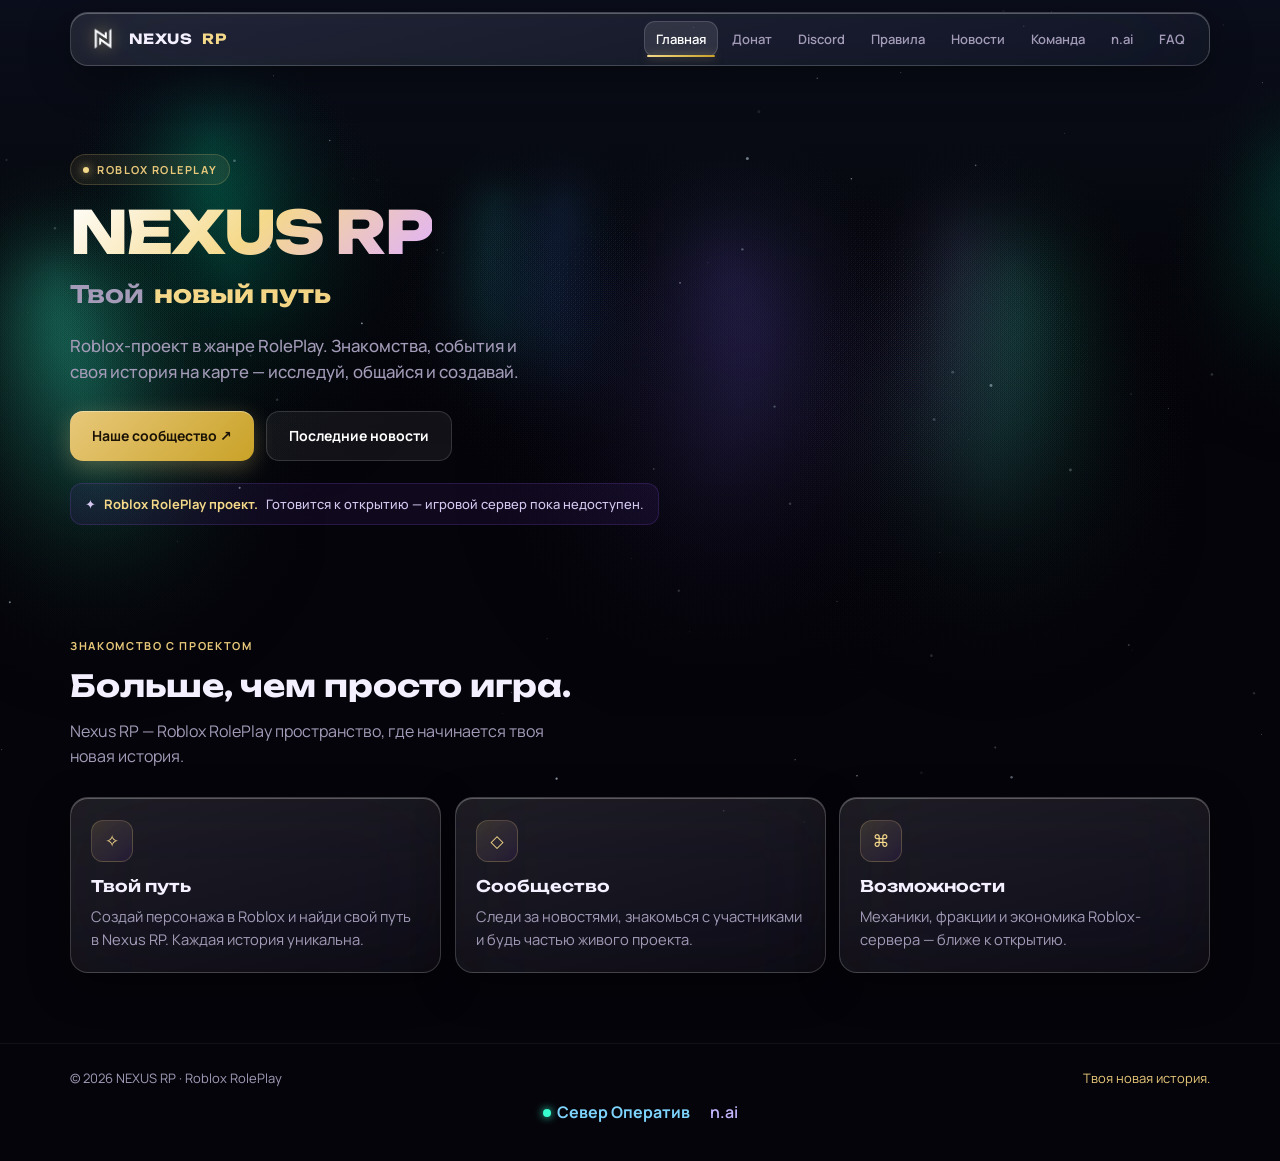
<file: index.html>
<!DOCTYPE html>
<html lang="ru">
<head>
<script>
  if (window.location.hostname === 'nexusroleplay.ru' || window.location.hostname === 'www.nexusroleplay.ru') {
    window.location.replace('https://play.nexusroleplay.ru' + window.location.pathname + window.location.search + window.location.hash);
  }
</script>

  <meta charset="utf-8">
  <meta name="viewport" content="width=device-width, initial-scale=1, viewport-fit=cover">
  <meta name="theme-color" content="#05040a">
  <link rel="icon" href="/favicon.png" type="image/png">
  <link rel="apple-touch-icon" href="/favicon.png">
  <link rel="stylesheet" href="aurora.css">
  <link rel="stylesheet" href="site-extras.css">
  <script src="config.js"></script>
  <title>Главная — Nexus RP</title>
  <link rel="preconnect" href="https://fonts.googleapis.com">
  <link rel="preconnect" href="https://fonts.gstatic.com" crossorigin>
  <link href="https://fonts.googleapis.com/css2?family=Unbounded:wght@500;600;700;800&family=Manrope:wght@400;500;600;700;800&family=JetBrains+Mono:wght@500;600&display=swap" rel="stylesheet">
  <style>

    :root {
      --bg: #05040a; --text: #f4f0ff; --muted: #a39bb8;
      --gold: #e8c87a; --gold-bright: #f5d98a;
    }
    * { box-sizing: border-box; margin: 0; padding: 0; }
    html { scroll-behavior: smooth; -webkit-text-size-adjust: 100%; }
    body {
      background: var(--bg); color: var(--text);
      font-family: 'Manrope', system-ui, sans-serif;
      min-height: 100vh; overflow-x: hidden; line-height: 1.55;
    }
    .bg-3d { display: none !important; }
    a { color: inherit; text-decoration: none; }
    .wrap { width: min(1140px, calc(100% - 32px)); margin: 0 auto; }
    .glass {
      background: linear-gradient(165deg, rgba(255,255,255,0.1) 0%, rgba(255,255,255,0.035) 100%);
      backdrop-filter: blur(50px) saturate(200%) brightness(1.12);
      -webkit-backdrop-filter: blur(50px) saturate(200%) brightness(1.12);
      border: 1px solid rgba(255,255,255,0.18);
      box-shadow: 0 12px 40px rgba(0,0,0,0.4), inset 0 1px 0 rgba(255,255,255,0.28);
    }
    .top {
      position: sticky; top: 12px; z-index: 100;
      margin: 12px auto 0; width: min(1140px, calc(100% - 24px));
      padding: 8px 12px 8px 16px; border-radius: 18px;
    }
    .nav { display: flex; align-items: center; gap: 10px; position: relative; }
    .brand {
      display: flex; align-items: center; gap: 10px;
      font-family: 'Unbounded', sans-serif; font-weight: 700; letter-spacing: 0.03em; font-size: 14px;
    }
    .brand img {
      width: 32px; height: 32px; object-fit: contain;
      filter: drop-shadow(0 0 6px rgba(232,200,122,0.5)) brightness(1.08);
    }
    .brand b { color: var(--gold-bright); }
    .links { display: flex; gap: 2px; margin-left: auto; align-items: center; position: relative; }
    .links a {
      font-size: 13px; font-weight: 600; color: var(--muted);
      padding: 8px 12px; border-radius: 11px; transition: 0.2s; white-space: nowrap;
    }
    .links a:hover { color: #fff; background: rgba(255,255,255,0.07); }
    .links a.active {
      color: #fff; background: rgba(255,255,255,0.1);
      box-shadow: inset 0 0 0 1px rgba(255,255,255,0.14);
    }
    .menu {
      display: none; margin-left: auto; width: 44px; height: 44px;
      border: 1px solid rgba(255,255,255,0.14); background: rgba(255,255,255,0.08);
      color: white; border-radius: 12px; cursor: pointer; font-size: 18px;
      align-items: center; justify-content: center;
      -webkit-tap-highlight-color: transparent; touch-action: manipulation;
    }
    .nav-indicator {
      position: absolute; bottom: 0; height: 2px; border-radius: 2px;
      background: linear-gradient(90deg, #f5d98a, #c9a227);
      box-shadow: 0 0 10px rgba(232,200,122,0.55);
      transition: left 0.32s cubic-bezier(0.22, 1, 0.36, 1), width 0.32s cubic-bezier(0.22, 1, 0.36, 1);
      pointer-events: none;
    }
    .cine-header {
      position: relative; min-height: 34vh;
      display: flex; flex-direction: column; align-items: center; justify-content: flex-end;
      padding: 88px 20px 36px; text-align: center;
    }
    .cine-header::after {
      content: ""; position: absolute; left: 0; right: 0; bottom: 0; height: 85%;
      background: linear-gradient(to bottom, transparent 0%, rgba(5,4,10,0.12) 30%, rgba(5,4,10,0.5) 65%, rgba(5,4,10,0.88) 100%);
      pointer-events: none;
    }
    .cine-header .inner { position: relative; z-index: 2; max-width: 640px; }
    .cine-header .kicker {
      font-size: 12px; font-weight: 700; letter-spacing: 0.18em; text-transform: uppercase;
      color: var(--gold); margin-bottom: 14px;
    }
    .cine-header h1 {
      font-family: 'Unbounded', sans-serif;
      font-size: clamp(2.4rem, 7vw, 3.6rem); font-weight: 800;
      letter-spacing: -0.03em; line-height: 1.05; margin-bottom: 14px;
    }
    .cine-header h1 span {
      background: linear-gradient(135deg, #fff 10%, var(--gold-bright) 55%, #e8b060 100%);
      -webkit-background-clip: text; -webkit-text-fill-color: transparent; background-clip: text;
    }
    .cine-header .lead { color: var(--muted); font-size: 1.02rem; max-width: 480px; margin: 0 auto; }
    .footer { padding: 24px 0 36px; border-top: 1px solid rgba(255,255,255,0.05); }
    .footer-row {
      display: flex; justify-content: space-between; flex-wrap: wrap; gap: 10px;
      font-size: 13px; color: var(--muted);
    }
    .footer-row span:last-child { color: var(--gold); }
    .page-loader {
      position: fixed; inset: 0; z-index: 9999;
      display: flex; align-items: center; justify-content: center;
      background: rgba(2,2,8,0.8); backdrop-filter: blur(24px); -webkit-backdrop-filter: blur(24px);
      opacity: 0; visibility: hidden; transition: opacity 0.35s, visibility 0.35s;
    }
    .page-loader.active { opacity: 1; visibility: visible; }
    .loader-box {
      width: min(360px, calc(100% - 32px)); padding: 32px 28px; border-radius: 22px; text-align: center;
      transform: scale(0.92) translateY(12px); transition: transform 0.4s cubic-bezier(0.22, 1, 0.36, 1);
    }
    .page-loader.active .loader-box { transform: scale(1) translateY(0); }
    .loader-spinner {
      width: 40px; height: 40px; margin: 0 auto 16px;
      border: 2px solid rgba(232,200,122,0.15); border-top-color: var(--gold-bright);
      border-radius: 50%; animation: spin 0.75s linear infinite;
    }
    @keyframes spin { to { transform: rotate(360deg); } }
    .loader-title { font-family: 'Unbounded', sans-serif; font-size: 0.95rem; font-weight: 600; margin-bottom: 6px; color: var(--gold-bright); }
    .loader-sub { font-size: 13px; color: var(--muted); }
    @media (max-width: 900px) {
      .nav-indicator { display: none !important; }
      .menu { display: flex; }
      .links {
        display: none; position: fixed; top: 72px; left: 12px; right: 12px;
        flex-direction: column; gap: 6px; padding: 14px; border-radius: 18px; z-index: 999;
        background: rgba(6, 5, 14, 0.97) !important; backdrop-filter: blur(40px);
        border: 1px solid rgba(255,255,255,0.14); box-shadow: 0 28px 64px rgba(0,0,0,0.75);
      }
      .links.open { display: flex !important; }
      .links a { display: flex; width: 100%; padding: 15px 16px; font-size: 15px; border-radius: 14px; }
      .links a.active {
        background: linear-gradient(135deg, rgba(232,200,122,0.16), rgba(100,50,180,0.12));
        color: #f5d98a;
      }
      .cine-header { min-height: 30vh; padding: 72px 16px 28px; }
    }


    .hero { position: relative; padding: 88px 0 64px; min-height: 500px; display: flex; align-items: center; }
    .hero-content { max-width: 640px; width: 100%; }
    .eyebrow {
      display: inline-flex; align-items: center; gap: 8px;
      font-size: 11px; font-weight: 700; letter-spacing: 0.14em; text-transform: uppercase;
      color: var(--gold); margin-bottom: 16px; padding: 6px 12px; border-radius: 999px;
      background: rgba(232,200,122,0.08); border: 1px solid rgba(232,200,122,0.2);
    }
    .eyebrow .dot {
      width: 6px; height: 6px; border-radius: 50%; background: var(--gold-bright);
      box-shadow: 0 0 10px var(--gold); animation: pulse 2s ease-in-out infinite;
    }
    @keyframes pulse { 0%,100%{opacity:1} 50%{opacity:0.4} }
    h1.hero-title {
      font-family: 'Unbounded', sans-serif;
      font-size: clamp(2.4rem, 6.5vw, 3.7rem); font-weight: 800; line-height: 1.06;
      letter-spacing: -0.03em; margin-bottom: 12px;
    }
    h1.hero-title span {
      background: linear-gradient(135deg, #fff 0%, var(--gold-bright) 50%, #e0b0ff 100%);
      -webkit-background-clip: text; -webkit-text-fill-color: transparent; background-clip: text;
    }
    .rotate-line {
      display: flex; align-items: baseline; gap: 10px; flex-wrap: wrap; margin-bottom: 20px;
      font-family: 'Unbounded', sans-serif; font-size: clamp(1.15rem, 2.8vw, 1.5rem); font-weight: 600;
    }
    .rotate-static { color: var(--muted); }
    .rotate-mask { display: inline-grid; position: relative; overflow: hidden; height: 1.35em; min-width: 9em; }
    .rotate-mask > span {
      grid-area: 1 / 1;
      background: linear-gradient(90deg, var(--gold-bright), #f0d080);
      -webkit-background-clip: text; -webkit-text-fill-color: transparent; background-clip: text;
      font-weight: 700; white-space: nowrap; opacity: 0; transform: translateY(100%);
    }
    .rotate-mask > span.is-in { opacity: 1; transform: translateY(0); transition: transform 0.55s cubic-bezier(0.16,1,0.3,1), opacity 0.4s ease; }
    .rotate-mask > span.is-out { opacity: 0; transform: translateY(-100%); transition: transform 0.55s cubic-bezier(0.16,1,0.3,1), opacity 0.35s ease; }
    .lead { font-size: 1.05rem; color: var(--muted); max-width: 480px; margin-bottom: 26px; font-weight: 500; }
    .actions { display: flex; flex-wrap: wrap; gap: 12px; margin-bottom: 22px; }
    .btn {
      display: inline-flex; align-items: center; gap: 8px; padding: 13px 22px; border-radius: 13px;
      font-weight: 700; font-size: 14px; transition: 0.28s cubic-bezier(0.22,1,0.36,1);
    }
    .btn.primary {
      background: linear-gradient(135deg, var(--gold), #c9a227); color: #1a1205;
      box-shadow: 0 6px 22px rgba(232,200,122,0.3), inset 0 1px 0 rgba(255,255,255,0.35);
    }
    .btn.primary:hover { transform: translateY(-2px); box-shadow: 0 10px 28px rgba(232,200,122,0.4); }
    .btn.secondary { background: rgba(255,255,255,0.06); border: 1px solid rgba(255,255,255,0.14); color: #fff; }
    .btn.secondary:hover { background: rgba(255,255,255,0.1); border-color: rgba(232,200,122,0.3); transform: translateY(-2px); }
    .notice {
      display: inline-flex; align-items: center; gap: 8px; padding: 10px 14px; border-radius: 12px;
      font-size: 13px; font-weight: 500; background: rgba(100,50,180,0.12);
      border: 1px solid rgba(140,80,220,0.2); color: #d4c8f0;
    }
    .notice b { color: var(--gold-bright); }
    .section { padding: 48px 0 70px; }
    .kicker { font-size: 11px; font-weight: 700; letter-spacing: 0.15em; text-transform: uppercase; color: var(--gold); margin-bottom: 8px; }
    h2 { font-family: 'Unbounded', sans-serif; font-size: clamp(1.35rem, 3vw, 1.9rem); font-weight: 700; margin-bottom: 10px; }
    .sub { color: var(--muted); max-width: 500px; margin-bottom: 28px; }
    .grid { display: grid; grid-template-columns: repeat(3, 1fr); gap: 14px; }
    .card { padding: 22px 20px; border-radius: 18px; transition: 0.3s cubic-bezier(0.22,1,0.36,1); }
    .card:hover { transform: translateY(-5px); border-color: rgba(232,200,122,0.28); }
    .card .icon {
      width: 42px; height: 42px; display: flex; align-items: center; justify-content: center;
      border-radius: 12px; margin-bottom: 12px;
      background: linear-gradient(145deg, rgba(232,200,122,0.15), rgba(100,50,180,0.12));
      border: 1px solid rgba(232,200,122,0.22); color: var(--gold-bright); font-size: 17px;
    }
    .card h3 { font-family: 'Unbounded', sans-serif; font-size: 1rem; font-weight: 600; margin-bottom: 6px; }
    .card p { color: var(--muted); font-size: 0.92rem; }
    @media (max-width: 900px) {
      .grid { grid-template-columns: 1fr; }
      .hero { padding: 56px 0 40px; min-height: auto; }
      .rotate-mask { min-width: 7.5em; }
    }

  </style>
</head>
<body>
  <div class="page-loader" id="pageLoader">
    <div class="loader-box glass">
      <div class="loader-spinner"></div>
      <div class="loader-title" id="loaderTitle">Инициализация...</div>
      <div class="loader-sub" id="loaderSub">Подготовка перехода</div>
    </div>
  </div>
  <header class="top glass">
    <nav class="nav">
      <a class="brand" href="index.html"><img src="logo.png?v=2" alt="Nexus"> NEXUS <b>RP</b></a>
      <button type="button" class="menu" aria-label="Меню" aria-expanded="false">☰</button>
      <div class="links"><a href="index.html" class="active">Главная</a><a href="donate.html">Донат</a><a href="discord.html">Discord</a><a href="rules.html">Правила</a><a href="news.html">Новости</a><a href="team.html">Команда</a><a href="m/nexus/intelligence.html">Intelligence</a>
        <a href="faq.html">FAQ</a></div>
    </nav>
  </header>

  <section class="hero wrap">
    <div class="hero-content">
      <div class="eyebrow"><span class="dot"></span> ROBLOX ROLEPLAY</div>
      <h1 class="hero-title"><span>NEXUS RP</span></h1>
      <div class="rotate-line">
        <span class="rotate-static">Твой</span>
        <span class="rotate-mask" id="rotateMask">
          <span class="is-in">лучший проект</span>
          <span>новый путь</span>
          <span>мир историй</span>
          <span>выбор лидеров</span>
          <span>старт карьеры</span>
        </span>
      </div>
      <p class="lead">Roblox-проект в жанре RolePlay. Знакомства, события и своя история на карте — исследуй, общайся и создавай.</p>
      <div class="actions">
        <a class="btn primary" href="https://discord.gg/gRdeVkG5vf" data-external>Наше сообщество ↗</a>
        <a class="btn secondary" href="news.html">Последние новости</a>
      </div>
      <div class="notice">✦ <b>Roblox RolePlay проект.</b> Готовится к открытию — игровой сервер пока недоступен.</div>
    </div>
  </section>
  <section class="section wrap">
    <div class="kicker">ЗНАКОМСТВО С ПРОЕКТОМ</div>
    <h2>Больше, чем просто игра.</h2>
    <p class="sub">Nexus RP — Roblox RolePlay пространство, где начинается твоя новая история.</p>
    <div class="grid">
      <article class="card glass tilt-card"><div class="icon">✧</div><h3>Твой путь</h3><p>Создай персонажа в Roblox и найди свой путь в Nexus RP. Каждая история уникальна.</p></article>
      <article class="card glass tilt-card"><div class="icon">◇</div><h3>Сообщество</h3><p>Следи за новостями, знакомься с участниками и будь частью живого проекта.</p></article>
      <article class="card glass tilt-card"><div class="icon">⌘</div><h3>Возможности</h3><p>Механики, фракции и экономика Roblox-сервера — ближе к открытию.</p></article>
    </div>
  </section>

  <footer class="footer">
    <div class="wrap footer-row">
      <span>© 2026 NEXUS RP · Roblox RolePlay</span>
      <span>Твоя новая история.</span>
    </div>
  </footer>
<script src="site.js" defer></script>
<script src="aurora.js" defer></script>
<script>
(function(){
  var btn=document.querySelector('.menu'),links=document.querySelector('.links');
  if(btn&&links){
    var ignore=false;
    function close(){links.classList.remove('open');btn.setAttribute('aria-expanded','false');}
    function open(){links.classList.add('open');btn.setAttribute('aria-expanded','true');}
    function toggle(){if(links.classList.contains('open'))close();else open();}
    btn.addEventListener('click',function(e){e.preventDefault();e.stopPropagation();if(ignore){ignore=false;return;}toggle();});
    btn.addEventListener('touchend',function(e){e.preventDefault();e.stopPropagation();ignore=true;toggle();},{passive:false});
    document.addEventListener('click',function(e){if(!links.classList.contains('open'))return;if(links.contains(e.target)||btn.contains(e.target))return;close();});
    links.querySelectorAll('a').forEach(function(a){a.addEventListener('click',close);});
  }
})();
(function(){
  function setup(){
    if(window.matchMedia('(max-width:900px)').matches)return;
    var links=document.querySelector('.links');
    if(!links||links.querySelector('.nav-indicator'))return;
    var items=[].slice.call(links.querySelectorAll('a'));
    if(!items.length)return;
    var ind=document.createElement('div');ind.className='nav-indicator';links.appendChild(ind);
    function moveTo(el){if(!el)return;var lr=links.getBoundingClientRect(),er=el.getBoundingClientRect();ind.style.width=Math.max(14,er.width-6)+'px';ind.style.left=(er.left-lr.left+3)+'px';}
    function active(){return links.querySelector('a.active')||items[0];}
    requestAnimationFrame(function(){moveTo(active());});
    setTimeout(function(){moveTo(active());},80);
    window.addEventListener('resize',function(){if(!window.matchMedia('(max-width:900px)').matches)moveTo(active());});
    items.forEach(function(a){a.addEventListener('mouseenter',function(){moveTo(a);});});
    links.addEventListener('mouseleave',function(){moveTo(active());});
  }
  if(document.readyState==='loading')document.addEventListener('DOMContentLoaded',setup);else setup();
})();
(function(){
  var internal=[{title:"Инициализация...",sub:"Подготовка перехода"},{title:"Синхронизация...",sub:"Загрузка данных Nexus"},{title:"Почти готово",sub:"Формирование маршрута"},{title:"Переход...",sub:"Открываем страницу"}];
  var external=[{title:"Проверка безопасности...",sub:"Анализ внешнего ресурса"},{title:"Верификация ссылки...",sub:"Защита соединения"},{title:"Готово",sub:"Безопасный переход"}];
  function run(href,ext){
    var loader=document.getElementById('pageLoader'),titleEl=document.getElementById('loaderTitle'),subEl=document.getElementById('loaderSub');
    if(!loader){if(ext)window.open(href,'_blank','noopener');else location.href=href;return;}
    var phrases=ext?external:internal;loader.classList.add('active');var i=0;
    if(titleEl)titleEl.textContent=phrases[0].title;if(subEl)subEl.textContent=phrases[0].sub;
    var iv=setInterval(function(){i++;if(i<phrases.length){if(titleEl)titleEl.textContent=phrases[i].title;if(subEl)subEl.textContent=phrases[i].sub;}},ext?400:280);
    setTimeout(function(){clearInterval(iv);if(ext){window.open(href,'_blank','noopener');loader.classList.remove('active');}else location.href=href;},ext?(1100+Math.random()*400):(650+Math.random()*350));
  }
  document.querySelectorAll('a[href]').forEach(function(link){
    link.addEventListener('click',function(e){
      var href=link.getAttribute('href');if(!href||href.charAt(0)==='#')return;
      if(link.hasAttribute('data-external')||/^https?:\/\//i.test(href)){e.preventDefault();run(href,true);return;}
      if(/\.html($|\?|#)/.test(href)){e.preventDefault();run(href,false);}
    });
  });
})();
</script>

<script>
(function(){
  var mask=document.getElementById('rotateMask');if(!mask)return;
  var items=[].slice.call(mask.children);var i=0;
  setInterval(function(){
    var cur=items[i];cur.classList.remove('is-in');cur.classList.add('is-out');
    i=(i+1)%items.length;var next=items[i];next.classList.remove('is-out');void next.offsetWidth;next.classList.add('is-in');
    setTimeout(function(){cur.classList.remove('is-out');},600);
  },2600);
})();
</script>

</body>
</html>
</file>
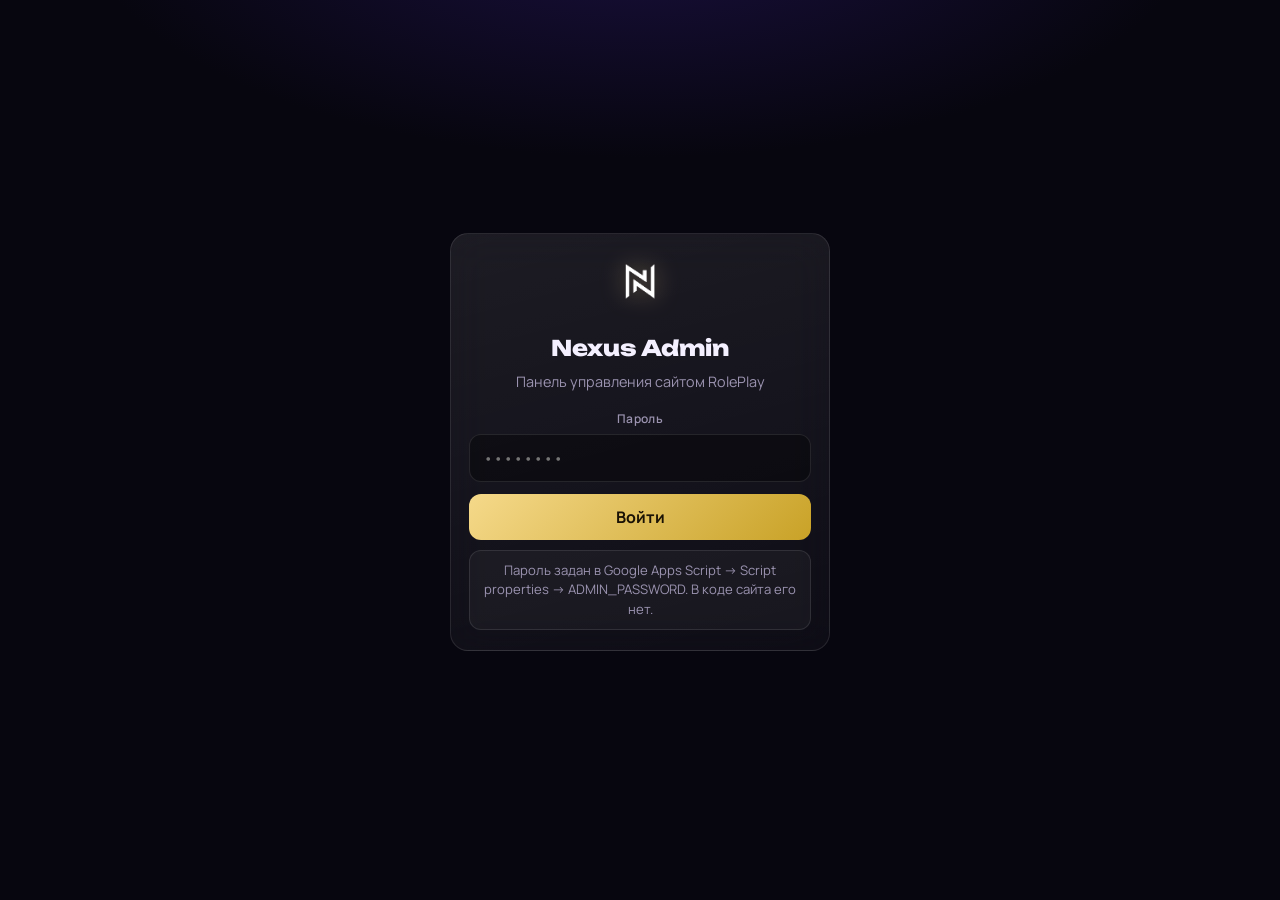
<file: apps/adminroleplay/index.html>
<!DOCTYPE html>
<html lang="ru">
<head>
<script>
  if (window.location.hostname === 'nexusroleplay.ru' || window.location.hostname === 'www.nexusroleplay.ru') {
    window.location.replace('https://play.nexusroleplay.ru' + window.location.pathname + window.location.search + window.location.hash);
  }
</script>

  <meta charset="utf-8">
  <meta name="viewport" content="width=device-width, initial-scale=1">
  <meta name="robots" content="noindex,nofollow">
  <title>Admin — Nexus RP</title>
  <link rel="icon" href="/favicon.png" type="image/png">
  <link href="https://fonts.googleapis.com/css2?family=Unbounded:wght@600;700;800&family=Manrope:wght@400;500;600;700;800&display=swap" rel="stylesheet">
  <style>
    :root {
      --bg: #07060f; --panel: rgba(255,255,255,0.06); --text: #f4f0ff; --muted: #9b93b0;
      --gold: #e8c87a; --gold2: #f5d98a; --ok: #37FFD0; --bad: #ff6b7a; --line: rgba(255,255,255,0.1);
    }
    * { box-sizing: border-box; margin: 0; padding: 0; }
    body {
      min-height: 100vh; background: radial-gradient(ellipse 80% 50% at 50% -10%, #1a1040 0%, var(--bg) 55%);
      color: var(--text); font-family: Manrope, system-ui, sans-serif; line-height: 1.5;
    }
    .wrap { width: min(920px, calc(100% - 28px)); margin: 0 auto; padding: 28px 0 60px; }
    h1 { font-family: Unbounded, sans-serif; font-size: 1.35rem; font-weight: 800; }
    h2 { font-family: Unbounded, sans-serif; font-size: 0.95rem; font-weight: 700; margin-bottom: 12px; color: var(--gold2); }
    .muted { color: var(--muted); font-size: 0.9rem; }
    .card {
      background: linear-gradient(165deg, rgba(255,255,255,0.09), rgba(255,255,255,0.03));
      border: 1px solid var(--line); border-radius: 18px; padding: 20px 18px; margin-bottom: 16px;
      backdrop-filter: blur(20px);
    }
    label { display: block; font-size: 12px; font-weight: 600; color: var(--muted); margin-bottom: 6px; letter-spacing: 0.04em; }
    input, textarea, select {
      width: 100%; padding: 11px 13px; border-radius: 12px; border: 1px solid var(--line);
      background: rgba(0,0,0,0.35); color: var(--text); font: inherit; outline: none; margin-bottom: 12px;
    }
    input:focus, textarea:focus, select:focus { border-color: rgba(232,200,122,0.45); }
    textarea { min-height: 90px; resize: vertical; }
    .row { display: grid; grid-template-columns: 1fr 1fr; gap: 12px; }
    @media (max-width: 640px) { .row { grid-template-columns: 1fr; } }
    .btn {
      display: inline-flex; align-items: center; justify-content: center; gap: 8px;
      padding: 11px 18px; border-radius: 12px; border: none; cursor: pointer; font: inherit; font-weight: 700;
      transition: 0.2s;
    }
    .btn-gold { background: linear-gradient(135deg, #f5d98a, #c9a227); color: #1a1205; }
    .btn-gold:hover { transform: translateY(-1px); box-shadow: 0 8px 24px rgba(232,200,122,0.35); }
    .btn-ghost { background: rgba(255,255,255,0.06); color: var(--text); border: 1px solid var(--line); }
    .btn-ghost:hover { background: rgba(255,255,255,0.1); }
    .btn-danger { background: rgba(255,80,100,0.15); color: #ff8a9a; border: 1px solid rgba(255,80,100,0.3); }
    .btn-row { display: flex; flex-wrap: wrap; gap: 8px; margin-top: 8px; }
    .status-pill {
      display: inline-flex; align-items: center; gap: 8px; padding: 6px 12px; border-radius: 999px;
      font-size: 12px; font-weight: 700; letter-spacing: 0.06em; text-transform: uppercase;
    }
    .st-off { background: rgba(55,255,208,0.12); color: var(--ok); }
    .st-soft { background: rgba(232,200,122,0.15); color: var(--gold2); }
    .st-hard { background: rgba(255,80,100,0.15); color: var(--bad); }
    .hint {
      font-size: 0.82rem; color: var(--muted); padding: 10px 12px; border-radius: 12px;
      background: rgba(255,255,255,0.04); border: 1px solid var(--line); margin-top: 10px; line-height: 1.45;
    }
    .login-wrap {
      min-height: 100vh; display: flex; align-items: center; justify-content: center; padding: 20px;
    }
    .login-box { width: min(380px, 100%); text-align: center; }
    .login-box img { width: 56px; height: 56px; margin-bottom: 16px; filter: drop-shadow(0 0 12px rgba(232,200,122,0.45)); }
    .hidden { display: none !important; }
    .news-item {
      display: flex; flex-wrap: wrap; gap: 10px; align-items: flex-start; justify-content: space-between;
      padding: 12px 0; border-bottom: 1px solid var(--line);
    }
    .news-item:last-child { border-bottom: none; }
    .tag {
      font-size: 10px; font-weight: 700; padding: 2px 7px; border-radius: 6px;
      background: rgba(232,200,122,0.12); color: var(--gold2); border: 1px solid rgba(232,200,122,0.25);
    }
    .toast {
      position: fixed; bottom: 20px; right: 20px; padding: 12px 16px; border-radius: 12px;
      background: rgba(20,18,35,0.95); border: 1px solid rgba(232,200,122,0.3); color: #fff;
      font-size: 13px; font-weight: 600; opacity: 0; transform: translateY(8px); transition: 0.3s; z-index: 99;
    }
    .toast.show { opacity: 1; transform: none; }
    .topbar { display: flex; align-items: center; justify-content: space-between; gap: 12px; margin-bottom: 22px; flex-wrap: wrap; }
  </style>
</head>
<body>
  <div id="loginView" class="login-wrap">
    <div class="login-box card">
      <img src="/logo.png?v=2" alt="Nexus" onerror="this.src='../../logo.png'">
      <h1 style="margin-bottom:6px">Nexus Admin</h1>
      <p class="muted" style="margin-bottom:18px">Панель управления сайтом RolePlay</p>
      <label for="password">Пароль</label>
      <input type="password" id="password" placeholder="••••••••" autocomplete="current-password">
      <button type="button" class="btn btn-gold" id="loginBtn" style="width:100%">Войти</button>
      <p class="hint">Пароль задан в Google Apps Script → Script properties → ADMIN_PASSWORD. В коде сайта его нет.</p>
    </div>
  </div>

  <div id="appView" class="wrap hidden">
    <div class="topbar">
      <div>
        <h1>Админ-панель</h1>
        <p class="muted">Nexus RP · play.nexusroleplay.ru</p>
      </div>
      <div class="btn-row">
        <span id="maintPill" class="status-pill st-off">off</span>
        <button type="button" class="btn btn-ghost" id="refreshBtn">Обновить</button>
        <button type="button" class="btn btn-ghost" id="logoutBtn">Выйти</button>
      </div>
    </div>

    <div class="card">
      <h2>Технические работы</h2>
      <p class="muted" style="margin-bottom:12px">Режим для всего публичного сайта (читает Google Sheet).</p>
      <div class="btn-row" style="margin-bottom:14px">
        <button type="button" class="btn btn-ghost" data-mode="off">OFF — всё работает</button>
        <button type="button" class="btn btn-ghost" data-mode="soft">SOFT — баннер</button>
        <button type="button" class="btn btn-ghost" data-mode="hard">HARD — заглушка</button>
      </div>
      <label>Текст soft-баннера</label>
      <input type="text" id="softText" placeholder="Технические работы...">
      <div class="row">
        <div>
          <label>Заголовок hard</label>
          <input type="text" id="hardTitle" placeholder="Технические работы">
        </div>
        <div>
          <label>Текст hard</label>
          <input type="text" id="hardText" placeholder="Сайт временно недоступен">
        </div>
      </div>
      <button type="button" class="btn btn-gold" id="saveMaint">Сохранить тексты + текущий режим</button>
      <p class="hint"><b>OFF</b> — обычный сайт.<br><b>SOFT</b> — сверху полоска, страницы доступны.<br><b>HARD</b> — посетителям только заглушка; эта админка всегда доступна по прямой ссылке.</p>
    </div>

    <div class="card">
      <h2>Новая новость</h2>
      <div class="row">
        <div>
          <label>Дата</label>
          <input type="text" id="nDate" placeholder="15 ноября 2026">
        </div>
        <div>
          <label>Статус (плашка)</label>
          <select id="nStatus">
            <option value="В работе">В работе</option>
            <option value="Скоро">Скоро</option>
            <option value="Готово">Готово</option>
            <option value="Важно">Важно</option>
            <option value="">— без статуса —</option>
          </select>
        </div>
      </div>
      <div class="row">
        <div>
          <label>Категория (бейдж)</label>
          <select id="nCat">
            <option value="РАЗРАБОТКА">РАЗРАБОТКА</option>
            <option value="САЙТ">САЙТ</option>
            <option value="СООБЩЕСТВО">СООБЩЕСТВО</option>
            <option value="АНОНС">АНОНС</option>
            <option value="ПРАВИЛА">ПРАВИЛА</option>
          </select>
        </div>
        <div>
          <label>Опубликовать сразу</label>
          <select id="nPub">
            <option value="yes">Да</option>
            <option value="no">Нет (черновик)</option>
          </select>
        </div>
      </div>
      <label>Заголовок</label>
      <input type="text" id="nTitle" placeholder="Заголовок новости">
      <label>Текст</label>
      <textarea id="nBody" placeholder="Текст новости…"></textarea>
      <button type="button" class="btn btn-gold" id="addNews">Опубликовать новость</button>
      <p class="hint">На сайте показываются только новости с published = yes. Статус + категория как на макете (например «В работе» + «РАЗРАБОТКА»).</p>
    </div>

    <div class="card">
      <h2>Все новости</h2>
      <div id="newsAdminList" class="muted">Загрузка…</div>
    </div>

    <div class="card">
      <h2>Discord</h2>
      <label>Invite-ссылка</label>
      <input type="url" id="discordInvite" placeholder="https://discord.gg/...">
      <label>Guild ID (для виджета онлайна, опционально)</label>
      <input type="text" id="discordGuild" placeholder="1234567890">
      <button type="button" class="btn btn-gold" id="saveDiscord">Сохранить Discord</button>
    </div>
  </div>

  <div class="toast" id="toast"></div>

  <script src="/config.js" onerror="this.remove()"></script>
  <script src="../../config.js" onerror="this.remove()"></script>
  <script>
    window.NEXUS_CONFIG = window.NEXUS_CONFIG || {
      apiUrl: "https://script.google.com/macros/s/AKfycbzdeoLqQk0tN4NJGU7rt2K-l4B_BenJitbyZ8y1xc2iAS-ILC92PXNq5M_huApNUU21DA/exec"
    };
  </script>
  <script>
  (function () {
    var API = (window.NEXUS_CONFIG && window.NEXUS_CONFIG.apiUrl) || '';
    // fallback relative config for folder depth
    if (!API) {
      // try parent config load already done
    }
    var pass = sessionStorage.getItem('nexus_admin_pass') || '';
    var currentMode = 'off';

    function toast(msg) {
      var t = document.getElementById('toast');
      t.textContent = msg;
      t.classList.add('show');
      setTimeout(function () { t.classList.remove('show'); }, 2800);
    }

    function api(body) {
      body.password = pass;
      return fetch(API, {
        method: 'POST',
        headers: { 'Content-Type': 'text/plain;charset=utf-8' },
        body: JSON.stringify(body)
      }).then(function (r) { return r.json(); });
    }

    function setPill(mode) {
      currentMode = mode || 'off';
      var p = document.getElementById('maintPill');
      p.className = 'status-pill st-' + (currentMode === 'soft' ? 'soft' : currentMode === 'hard' ? 'hard' : 'off');
      p.textContent = currentMode;
    }

    function showApp() {
      document.getElementById('loginView').classList.add('hidden');
      document.getElementById('appView').classList.remove('hidden');
      loadAdmin();
    }

    function loadAdmin() {
      api({ action: 'get_admin' }).then(function (d) {
        if (!d || !d.ok) { toast('Ошибка загрузки'); return; }
        var s = d.settings || {};
        setPill(s.maintenance || 'off');
        document.getElementById('softText').value = s.soft_text || '';
        document.getElementById('hardTitle').value = s.hard_title || '';
        document.getElementById('hardText').value = s.hard_text || '';
        document.getElementById('discordInvite').value = s.discord_invite || '';
        document.getElementById('discordGuild').value = s.discord_guild_id || '';
        renderNews(d.news || []);
      }).catch(function () { toast('Сеть / API ошибка'); });
    }

    function renderNews(list) {
      var box = document.getElementById('newsAdminList');
      if (!list.length) { box.innerHTML = 'Пока нет новостей.'; return; }
      box.innerHTML = list.map(function (n) {
        return (
          '<div class="news-item" data-id="' + n.id + '">' +
          '<div><strong>' + esc(n.title) + '</strong><br><span class="muted">' + esc(n.date) +
          (n.status ? ' · ' + esc(n.status) : '') +
          (n.category ? ' <span class="tag">' + esc(n.category) + '</span>' : '') +
          (n.published ? ' · <span style="color:#37FFD0">опубликовано</span>' : ' · черновик') +
          '</span></div>' +
          '<div class="btn-row">' +
          '<button type="button" class="btn btn-ghost btn-sm" data-act="toggle">' + (n.published ? 'Скрыть' : 'Показать') + '</button>' +
          '<button type="button" class="btn btn-danger btn-sm" data-act="del">Удалить</button>' +
          '</div></div>'
        );
      }).join('');
    }

    function esc(s) {
      return String(s || '').replace(/&/g,'&amp;').replace(/</g,'&lt;').replace(/>/g,'&gt;');
    }

    document.getElementById('loginBtn').addEventListener('click', doLogin);
    document.getElementById('password').addEventListener('keydown', function (e) {
      if (e.key === 'Enter') doLogin();
    });

    function doLogin() {
      pass = document.getElementById('password').value;
      if (!pass) { toast('Введите пароль'); return; }
      if (!API) { toast('config.js: нет apiUrl'); return; }
      api({ action: 'login' }).then(function (d) {
        if (d && d.ok) {
          sessionStorage.setItem('nexus_admin_pass', pass);
          showApp();
          toast('Вход выполнен');
        } else {
          pass = '';
          toast('Неверный пароль');
        }
      }).catch(function () { toast('Ошибка API'); });
    }

    document.getElementById('logoutBtn').addEventListener('click', function () {
      sessionStorage.removeItem('nexus_admin_pass');
      pass = '';
      location.reload();
    });
    document.getElementById('refreshBtn').addEventListener('click', loadAdmin);

    document.querySelectorAll('[data-mode]').forEach(function (btn) {
      btn.addEventListener('click', function () {
        var mode = btn.getAttribute('data-mode');
        api({
          action: 'set_maintenance',
          mode: mode,
          soft_text: document.getElementById('softText').value,
          hard_title: document.getElementById('hardTitle').value,
          hard_text: document.getElementById('hardText').value
        }).then(function (d) {
          if (d && d.ok) { setPill(mode); toast('Режим: ' + mode); }
          else toast('Ошибка');
        });
      });
    });

    document.getElementById('saveMaint').addEventListener('click', function () {
      api({
        action: 'set_maintenance',
        mode: currentMode,
        soft_text: document.getElementById('softText').value,
        hard_title: document.getElementById('hardTitle').value,
        hard_text: document.getElementById('hardText').value
      }).then(function (d) { toast(d && d.ok ? 'Сохранено' : 'Ошибка'); });
    });

    document.getElementById('addNews').addEventListener('click', function () {
      var title = document.getElementById('nTitle').value.trim();
      if (!title) { toast('Нужен заголовок'); return; }
      api({
        action: 'add_news',
        date: document.getElementById('nDate').value,
        title: title,
        body: document.getElementById('nBody').value,
        status: document.getElementById('nStatus').value,
        category: document.getElementById('nCat').value,
        published: document.getElementById('nPub').value === 'yes'
      }).then(function (d) {
        if (d && d.ok) {
          toast('Новость #' + d.id);
          document.getElementById('nTitle').value = '';
          document.getElementById('nBody').value = '';
          loadAdmin();
        } else toast('Ошибка');
      });
    });

    document.getElementById('newsAdminList').addEventListener('click', function (e) {
      var btn = e.target.closest('button[data-act]');
      if (!btn) return;
      var item = btn.closest('.news-item');
      var id = item.getAttribute('data-id');
      if (btn.getAttribute('data-act') === 'del') {
        if (!confirm('Удалить новость?')) return;
        api({ action: 'delete_news', id: id }).then(function () { loadAdmin(); toast('Удалено'); });
      } else {
        var hide = btn.textContent.indexOf('Скрыть') !== -1;
        api({ action: 'set_published', id: id, published: !hide }).then(function () { loadAdmin(); });
      }
    });

    document.getElementById('saveDiscord').addEventListener('click', function () {
      api({
        action: 'set_discord',
        discord_invite: document.getElementById('discordInvite').value,
        discord_guild_id: document.getElementById('discordGuild').value
      }).then(function (d) { toast(d && d.ok ? 'Discord сохранён' : 'Ошибка'); });
    });

    // auto session
    if (pass) {
      api({ action: 'login' }).then(function (d) {
        if (d && d.ok) showApp();
        else sessionStorage.removeItem('nexus_admin_pass');
      });
    }
  })();
  </script>
</body>
</html>
</file>
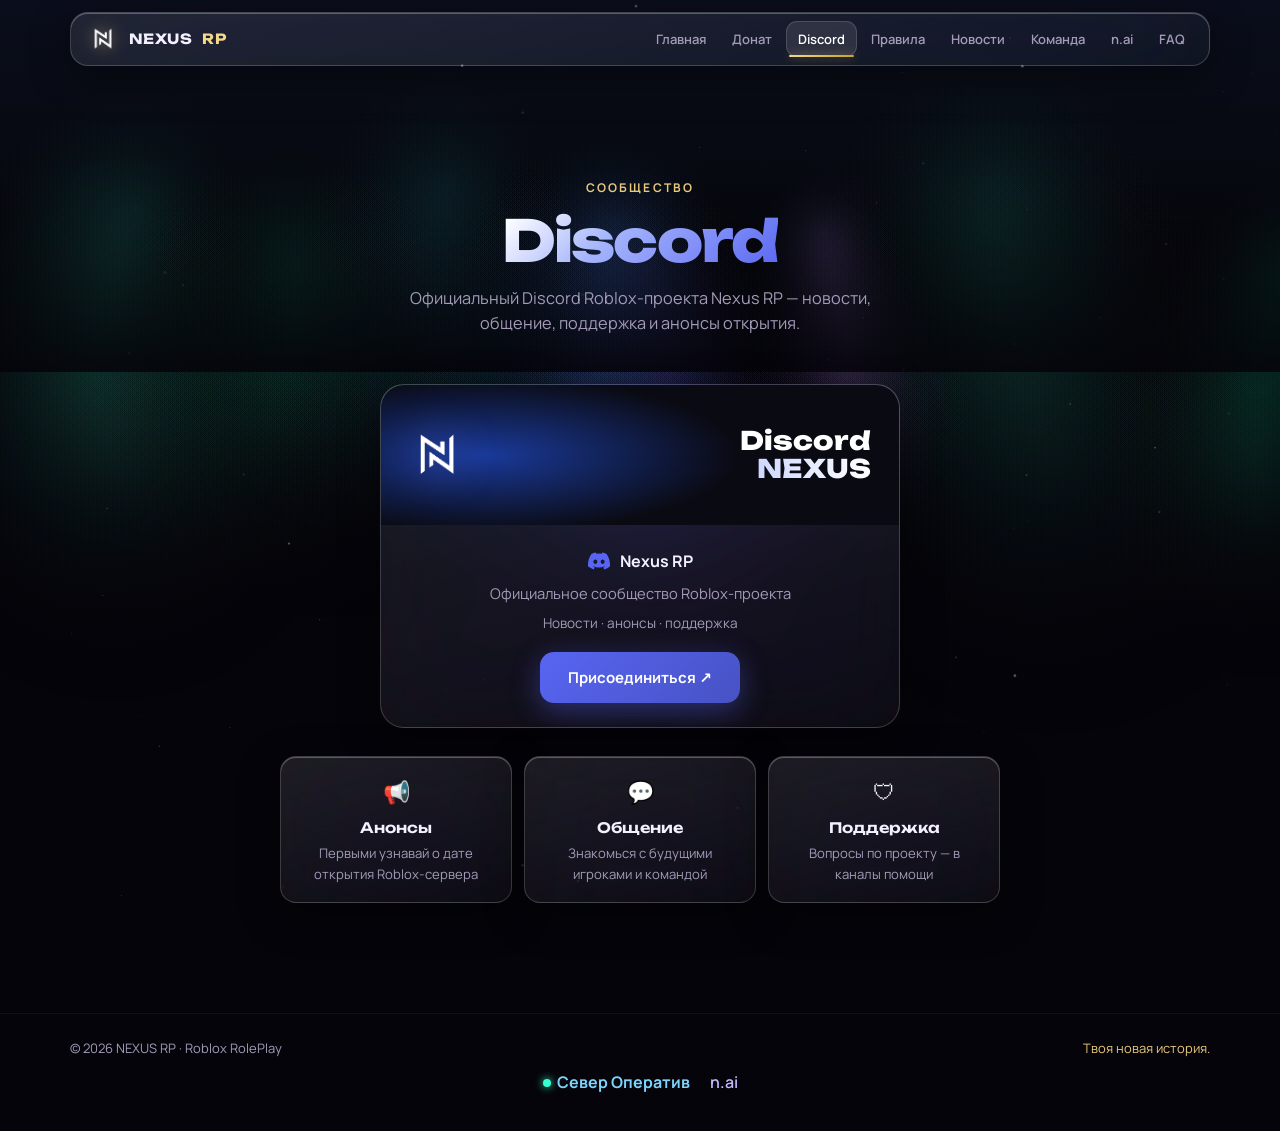
<file: discord.html>
<!DOCTYPE html>
<html lang="ru">
<head>
<script>
  if (window.location.hostname === 'nexusroleplay.ru' || window.location.hostname === 'www.nexusroleplay.ru') {
    window.location.replace('https://play.nexusroleplay.ru' + window.location.pathname + window.location.search + window.location.hash);
  }
</script>

<meta charset="utf-8">
<meta name="viewport" content="width=device-width, initial-scale=1, viewport-fit=cover">
<meta name="theme-color" content="#05040a">
<link rel="icon" href="/favicon.png" type="image/png">
<link rel="apple-touch-icon" href="/favicon.png">
<link rel="stylesheet" href="aurora.css">
  <link rel="stylesheet" href="site-extras.css">
  <script src="config.js"></script>
<title>Discord — Nexus RP</title>
<link rel="preconnect" href="https://fonts.googleapis.com">
<link href="https://fonts.googleapis.com/css2?family=Unbounded:wght@500;600;700;800&family=Manrope:wght@400;500;600;700;800&family=JetBrains+Mono:wght@500;600&display=swap" rel="stylesheet">
<style>


    :root {
      --bg: #05040a; --text: #f4f0ff; --muted: #a39bb8;
      --gold: #e8c87a; --gold-bright: #f5d98a;
    }
    * { box-sizing: border-box; margin: 0; padding: 0; }
    html { scroll-behavior: smooth; -webkit-text-size-adjust: 100%; }
    body {
      background: var(--bg); color: var(--text);
      font-family: 'Manrope', system-ui, sans-serif;
      min-height: 100vh; overflow-x: hidden; line-height: 1.55;
    }
    .bg-3d { display: none !important; }
    a { color: inherit; text-decoration: none; }
    .wrap { width: min(1140px, calc(100% - 32px)); margin: 0 auto; }
    .glass {
      background: linear-gradient(165deg, rgba(255,255,255,0.1) 0%, rgba(255,255,255,0.035) 100%);
      backdrop-filter: blur(50px) saturate(200%) brightness(1.12);
      -webkit-backdrop-filter: blur(50px) saturate(200%) brightness(1.12);
      border: 1px solid rgba(255,255,255,0.18);
      box-shadow: 0 12px 40px rgba(0,0,0,0.4), inset 0 1px 0 rgba(255,255,255,0.28);
    }
    .top {
      position: sticky; top: 12px; z-index: 100;
      margin: 12px auto 0; width: min(1140px, calc(100% - 24px));
      padding: 8px 12px 8px 16px; border-radius: 18px;
    }
    .nav { display: flex; align-items: center; gap: 10px; position: relative; }
    .brand {
      display: flex; align-items: center; gap: 10px;
      font-family: 'Unbounded', sans-serif; font-weight: 700; letter-spacing: 0.03em; font-size: 14px;
    }
    .brand img {
      width: 32px; height: 32px; object-fit: contain;
      filter: drop-shadow(0 0 6px rgba(232,200,122,0.5)) brightness(1.08);
    }
    .brand b { color: var(--gold-bright); }
    .links { display: flex; gap: 2px; margin-left: auto; align-items: center; position: relative; }
    .links a {
      font-size: 13px; font-weight: 600; color: var(--muted);
      padding: 8px 12px; border-radius: 11px; transition: 0.2s; white-space: nowrap;
    }
    .links a:hover { color: #fff; background: rgba(255,255,255,0.07); }
    .links a.active {
      color: #fff; background: rgba(255,255,255,0.1);
      box-shadow: inset 0 0 0 1px rgba(255,255,255,0.14);
    }
    .menu {
      display: none; margin-left: auto; width: 44px; height: 44px;
      border: 1px solid rgba(255,255,255,0.14); background: rgba(255,255,255,0.08);
      color: white; border-radius: 12px; cursor: pointer; font-size: 18px;
      align-items: center; justify-content: center;
      -webkit-tap-highlight-color: transparent; touch-action: manipulation;
    }
    .nav-indicator {
      position: absolute; bottom: 0; height: 2px; border-radius: 2px;
      background: linear-gradient(90deg, #f5d98a, #c9a227);
      box-shadow: 0 0 10px rgba(232,200,122,0.55);
      transition: left 0.32s cubic-bezier(0.22, 1, 0.36, 1), width 0.32s cubic-bezier(0.22, 1, 0.36, 1);
      pointer-events: none;
    }
    .cine-header {
      position: relative; min-height: 34vh;
      display: flex; flex-direction: column; align-items: center; justify-content: flex-end;
      padding: 88px 20px 36px; text-align: center;
    }
    .cine-header::after {
      content: ""; position: absolute; left: 0; right: 0; bottom: 0; height: 85%;
      background: linear-gradient(to bottom, transparent 0%, rgba(5,4,10,0.12) 30%, rgba(5,4,10,0.5) 65%, rgba(5,4,10,0.88) 100%);
      pointer-events: none;
    }
    .cine-header .inner { position: relative; z-index: 2; max-width: 640px; }
    .cine-header .kicker {
      font-size: 12px; font-weight: 700; letter-spacing: 0.18em; text-transform: uppercase;
      color: var(--gold); margin-bottom: 14px;
    }
    .cine-header h1 {
      font-family: 'Unbounded', sans-serif;
      font-size: clamp(2.4rem, 7vw, 3.6rem); font-weight: 800;
      letter-spacing: -0.03em; line-height: 1.05; margin-bottom: 14px;
    }
    .cine-header h1 span {
      background: linear-gradient(135deg, #fff 10%, var(--gold-bright) 55%, #e8b060 100%);
      -webkit-background-clip: text; -webkit-text-fill-color: transparent; background-clip: text;
    }
    .cine-header .lead { color: var(--muted); font-size: 1.02rem; max-width: 480px; margin: 0 auto; }
    .footer { padding: 24px 0 36px; border-top: 1px solid rgba(255,255,255,0.05); }
    .footer-row {
      display: flex; justify-content: space-between; flex-wrap: wrap; gap: 10px;
      font-size: 13px; color: var(--muted);
    }
    .footer-row span:last-child { color: var(--gold); }
    .page-loader {
      position: fixed; inset: 0; z-index: 9999;
      display: flex; align-items: center; justify-content: center;
      background: rgba(2,2,8,0.8); backdrop-filter: blur(24px); -webkit-backdrop-filter: blur(24px);
      opacity: 0; visibility: hidden; transition: opacity 0.35s, visibility 0.35s;
    }
    .page-loader.active { opacity: 1; visibility: visible; }
    .loader-box {
      width: min(360px, calc(100% - 32px)); padding: 32px 28px; border-radius: 22px; text-align: center;
      transform: scale(0.92) translateY(12px); transition: transform 0.4s cubic-bezier(0.22, 1, 0.36, 1);
    }
    .page-loader.active .loader-box { transform: scale(1) translateY(0); }
    .loader-spinner {
      width: 40px; height: 40px; margin: 0 auto 16px;
      border: 2px solid rgba(232,200,122,0.15); border-top-color: var(--gold-bright);
      border-radius: 50%; animation: spin 0.75s linear infinite;
    }
    @keyframes spin { to { transform: rotate(360deg); } }
    .loader-title { font-family: 'Unbounded', sans-serif; font-size: 0.95rem; font-weight: 600; margin-bottom: 6px; color: var(--gold-bright); }
    .loader-sub { font-size: 13px; color: var(--muted); }
    @media (max-width: 900px) {
      .nav-indicator { display: none !important; }
      .menu { display: flex; }
      .links {
        display: none; position: fixed; top: 72px; left: 12px; right: 12px;
        flex-direction: column; gap: 6px; padding: 14px; border-radius: 18px; z-index: 999;
        background: rgba(6, 5, 14, 0.97) !important; backdrop-filter: blur(40px);
        border: 1px solid rgba(255,255,255,0.14); box-shadow: 0 28px 64px rgba(0,0,0,0.75);
      }
      .links.open { display: flex !important; }
      .links a { display: flex; width: 100%; padding: 15px 16px; font-size: 15px; border-radius: 14px; }
      .links a.active {
        background: linear-gradient(135deg, rgba(232,200,122,0.16), rgba(100,50,180,0.12));
        color: #f5d98a;
      }
      .cine-header { min-height: 30vh; padding: 72px 16px 28px; }
    }



    @media (max-width: 900px) {
    }

  

    .content-zone { padding: 12px 0 70px; position: relative; z-index: 2; }
    .discord-card { max-width: 460px; margin: 0 auto 28px; padding: 36px 28px; border-radius: 24px; text-align: center; }
    .discord-icon {
      width: 72px; height: 72px; margin: 0 auto 20px; border-radius: 20px;
      background: linear-gradient(145deg, #5865F2, #4752c4);
      display: flex; align-items: center; justify-content: center; font-size: 32px;
      box-shadow: 0 12px 32px rgba(88,101,242,0.4);
    }
    .discord-card h2 { font-family: 'Unbounded', sans-serif; font-size: 1.35rem; font-weight: 700; margin-bottom: 10px; }
    .discord-card p { color: var(--muted); margin-bottom: 24px; font-size: 0.95rem; }
    .btn-discord {
      display: inline-flex; align-items: center; gap: 8px; padding: 14px 28px; border-radius: 14px;
      font-weight: 700; font-size: 15px; background: linear-gradient(135deg, #5865F2, #4752c4); color: #fff;
      box-shadow: 0 8px 28px rgba(88,101,242,0.4); transition: 0.28s;
    }
    .btn-discord:hover { transform: translateY(-2px); box-shadow: 0 14px 36px rgba(88,101,242,0.5); }
    .features { display: grid; grid-template-columns: repeat(3,1fr); gap: 12px; max-width: 720px; margin: 0 auto 40px; }
    .feat { padding: 18px 16px; border-radius: 16px; text-align: center; }
    .feat .fi { font-size: 22px; margin-bottom: 8px; }
    .feat h3 { font-family: 'Unbounded', sans-serif; font-size: 0.9rem; font-weight: 600; margin-bottom: 4px; }
    .feat p { color: var(--muted); font-size: 0.82rem; }
    .cine-header h1 span {
      background: linear-gradient(135deg, #fff 5%, #a5b4fc 40%, #5865F2 100%);
      -webkit-background-clip: text; -webkit-text-fill-color: transparent; background-clip: text;
    }
    @media (max-width: 700px) { .features { grid-template-columns: 1fr; } }

</style>
</head>
<body>
  <div class="page-loader" id="pageLoader">
    <div class="loader-box glass">
      <div class="loader-spinner"></div>
      <div class="loader-title" id="loaderTitle">Инициализация...</div>
      <div class="loader-sub" id="loaderSub">Подготовка перехода</div>
    </div>
  </div>
  <header class="top glass">
    <nav class="nav">
      <a class="brand" href="index.html"><img src="logo.png?v=2" alt="Nexus"> NEXUS <b>RP</b></a>
      <button type="button" class="menu" aria-label="Меню" aria-expanded="false">☰</button>
      <div class="links"><a href="index.html">Главная</a><a href="donate.html">Донат</a><a href="discord.html" class="active">Discord</a><a href="rules.html">Правила</a><a href="news.html">Новости</a><a href="team.html">Команда</a><a href="m/nexus/intelligence.html">Intelligence</a>
        <a href="faq.html">FAQ</a></div>
    </nav>
  </header>

  <section class="cine-header"><div class="inner">
    <div class="kicker">СООБЩЕСТВО</div>
    <h1><span>Discord</span></h1>
    <p class="lead">Официальный Discord Roblox-проекта Nexus RP — новости, общение, поддержка и анонсы открытия.</p>
  </div></section>
  <div class="content-zone wrap">
    <div class="discord-card glass tilt-card" style="padding:0;overflow:hidden;max-width:520px">
      <div class="dc-banner" style="position:relative;height:140px;background:radial-gradient(ellipse 70% 80% at 20% 50%,#1a3a9a 0%,#0a0a12 70%);display:flex;align-items:center;justify-content:flex-end;padding:24px 28px">
        <img src="logo.png?v=2" alt="" style="position:absolute;left:24px;width:64px;height:64px;filter:drop-shadow(0 0 20px rgba(88,101,242,0.6))">
        <div style="text-align:right;font-family:Unbounded,sans-serif;font-weight:800;line-height:1.1">
          <div style="font-size:1.6rem;color:#fff">Discord</div>
          <div style="font-size:1.6rem;background:linear-gradient(90deg,#c7d2fe,#fff);-webkit-background-clip:text;-webkit-text-fill-color:transparent">NEXUS</div>
        </div>
      </div>
      <div style="padding:24px 28px;text-align:center">
        <div style="display:flex;align-items:center;justify-content:center;gap:10px;margin-bottom:8px">
          <svg width="22" height="22" viewBox="0 0 24 24" fill="#5865F2"><path d="M20.317 4.37a19.791 19.791 0 0 0-4.885-1.515.074.074 0 0 0-.079.037c-.21.375-.444.864-.608 1.25a18.27 18.27 0 0 0-5.487 0 12.64 12.64 0 0 0-.617-1.25.077.077 0 0 0-.079-.037A19.736 19.736 0 0 0 3.677 4.37a.07.07 0 0 0-.032.027C.533 9.046-.32 13.58.099 18.057a.082.082 0 0 0 .031.057 19.9 19.9 0 0 0 5.993 3.03.078.078 0 0 0 .084-.028 14.09 14.09 0 0 0 1.226-1.994.076.076 0 0 0-.041-.106 13.107 13.107 0 0 1-1.872-.892.077.077 0 0 1-.008-.128 10.2 10.2 0 0 0 .372-.292.074.074 0 0 1 .077-.01c3.928 1.793 8.18 1.793 12.062 0a.074.074 0 0 1 .078.01c.12.098.246.198.373.292a.077.077 0 0 1-.006.127 12.299 12.299 0 0 1-1.873.892.077.077 0 0 0-.041.107c.36.698.772 1.362 1.225 1.993a.076.076 0 0 0 .084.028 19.839 19.839 0 0 0 6.002-3.03.077.077 0 0 0 .032-.054c.5-5.177-.838-9.674-3.549-13.66a.061.061 0 0 0-.031-.03zM8.02 15.33c-1.183 0-2.157-1.085-2.157-2.419 0-1.333.956-2.419 2.157-2.419 1.21 0 2.176 1.096 2.157 2.42 0 1.333-.956 2.418-2.157 2.418zm7.975 0c-1.183 0-2.157-1.085-2.157-2.419 0-1.333.955-2.419 2.157-2.419 1.21 0 2.176 1.096 2.157 2.42 0 1.333-.946 2.418-2.157 2.418z"/></svg>
          <strong>Nexus RP</strong>
        </div>
        <p style="color:var(--muted);font-size:0.92rem;margin-bottom:8px" id="dcMembers">Официальное сообщество Roblox-проекта</p>
        <p style="color:var(--muted);font-size:0.85rem;margin-bottom:18px">Новости · анонсы · поддержка</p>
        <a class="btn-discord" href="https://discord.gg/gRdeVkG5vf" data-discord-invite data-external>Присоединиться ↗</a>
      </div>
    </div>
    <div class="features">
      <div class="feat glass tilt-card"><div class="fi">📢</div><h3>Анонсы</h3><p>Первыми узнавай о дате открытия Roblox-сервера</p></div>
      <div class="feat glass tilt-card"><div class="fi">💬</div><h3>Общение</h3><p>Знакомься с будущими игроками и командой</p></div>
      <div class="feat glass tilt-card"><div class="fi">🛡</div><h3>Поддержка</h3><p>Вопросы по проекту — в каналы помощи</p></div>
    </div>
  </div>

  <footer class="footer">
    <div class="wrap footer-row">
      <span>© 2026 NEXUS RP · Roblox RolePlay</span>
      <span>Твоя новая история.</span>
    </div>
  </footer>
<script src="site.js" defer></script>
<script src="aurora.js" defer></script>
<script>
(function(){
  var btn=document.querySelector('.menu'),links=document.querySelector('.links');
  if(btn&&links){
    var ignore=false;
    function close(){links.classList.remove('open');btn.setAttribute('aria-expanded','false');}
    function open(){links.classList.add('open');btn.setAttribute('aria-expanded','true');}
    function toggle(){if(links.classList.contains('open'))close();else open();}
    btn.addEventListener('click',function(e){e.preventDefault();e.stopPropagation();if(ignore){ignore=false;return;}toggle();});
    btn.addEventListener('touchend',function(e){e.preventDefault();e.stopPropagation();ignore=true;toggle();},{passive:false});
    document.addEventListener('click',function(e){if(!links.classList.contains('open'))return;if(links.contains(e.target)||btn.contains(e.target))return;close();});
    links.querySelectorAll('a').forEach(function(a){a.addEventListener('click',close);});
  }
})();
(function(){
  function setup(){
    if(window.matchMedia('(max-width:900px)').matches)return;
    var links=document.querySelector('.links');
    if(!links||links.querySelector('.nav-indicator'))return;
    var items=[].slice.call(links.querySelectorAll('a'));
    if(!items.length)return;
    var ind=document.createElement('div');ind.className='nav-indicator';links.appendChild(ind);
    function moveTo(el){if(!el)return;var lr=links.getBoundingClientRect(),er=el.getBoundingClientRect();ind.style.width=Math.max(14,er.width-6)+'px';ind.style.left=(er.left-lr.left+3)+'px';}
    function active(){return links.querySelector('a.active')||items[0];}
    requestAnimationFrame(function(){moveTo(active());});
    setTimeout(function(){moveTo(active());},80);
    window.addEventListener('resize',function(){if(!window.matchMedia('(max-width:900px)').matches)moveTo(active());});
    items.forEach(function(a){a.addEventListener('mouseenter',function(){moveTo(a);});});
    links.addEventListener('mouseleave',function(){moveTo(active());});
  }
  if(document.readyState==='loading')document.addEventListener('DOMContentLoaded',setup);else setup();
})();
(function(){
  var internal=[{title:"Инициализация...",sub:"Подготовка перехода"},{title:"Синхронизация...",sub:"Загрузка данных Nexus"},{title:"Почти готово",sub:"Формирование маршрута"},{title:"Переход...",sub:"Открываем страницу"}];
  var external=[{title:"Проверка безопасности...",sub:"Анализ внешнего ресурса"},{title:"Верификация ссылки...",sub:"Защита соединения"},{title:"Готово",sub:"Безопасный переход"}];
  function run(href,ext){
    var loader=document.getElementById('pageLoader'),titleEl=document.getElementById('loaderTitle'),subEl=document.getElementById('loaderSub');
    if(!loader){if(ext)window.open(href,'_blank','noopener');else location.href=href;return;}
    var phrases=ext?external:internal;loader.classList.add('active');var i=0;
    if(titleEl)titleEl.textContent=phrases[0].title;if(subEl)subEl.textContent=phrases[0].sub;
    var iv=setInterval(function(){i++;if(i<phrases.length){if(titleEl)titleEl.textContent=phrases[i].title;if(subEl)subEl.textContent=phrases[i].sub;}},ext?400:280);
    setTimeout(function(){clearInterval(iv);if(ext){window.open(href,'_blank','noopener');loader.classList.remove('active');}else location.href=href;},ext?(1100+Math.random()*400):(650+Math.random()*350));
  }
  document.querySelectorAll('a[href]').forEach(function(link){
    link.addEventListener('click',function(e){
      var href=link.getAttribute('href');if(!href||href.charAt(0)==='#')return;
      if(link.hasAttribute('data-external')||/^https?:\/\//i.test(href)){e.preventDefault();run(href,true);return;}
      if(/\.html($|\?|#)/.test(href)){e.preventDefault();run(href,false);}
    });
  });
})();
</script>




<script>
(function(){
  function loadWidget(id){
    if(!id)return;
    fetch('https://discord.com/api/guilds/'+id+'/widget.json').then(function(r){return r.json()}).then(function(d){
      var el=document.getElementById('dcMembers');
      if(el&&d&&d.presence_count!=null){
        el.textContent = (d.presence_count||0)+' онлайн · '+(d.name||'Nexus RP');
      }
    }).catch(function(){});
  }
  if(window.NEXUS && window.NEXUS.fetchPublic){
    window.NEXUS.fetchPublic().then(function(d){
      if(d&&d.discord_guild_id) loadWidget(d.discord_guild_id);
    });
  }
})();
</script>
</body>

</html>
</file>
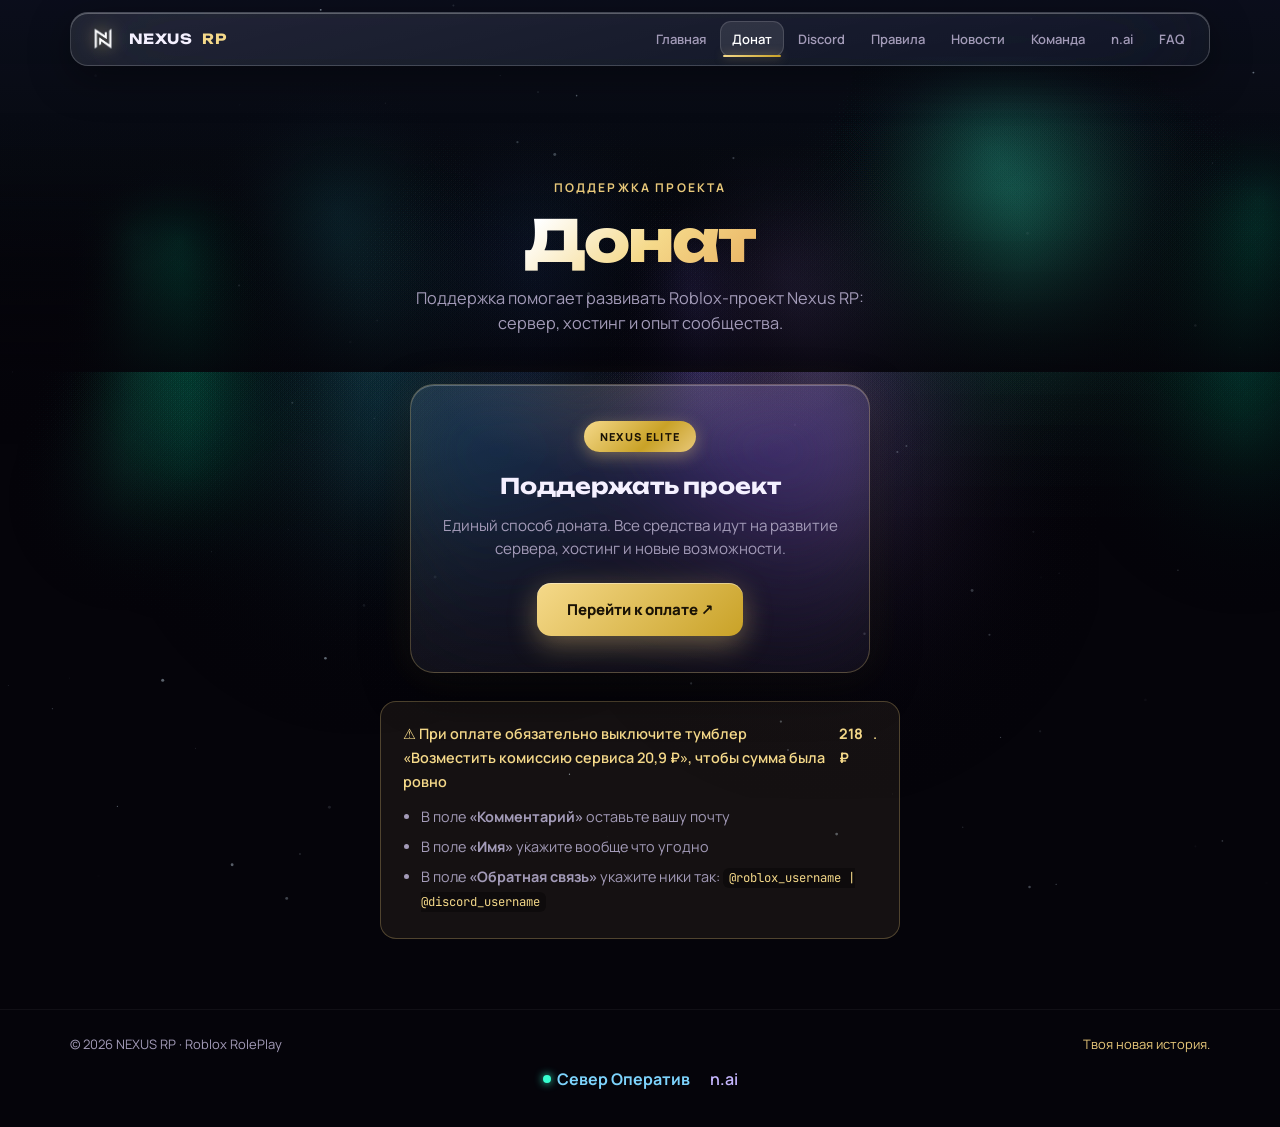
<file: donate.html>
<!DOCTYPE html>
<html lang="ru">
<head>
<script>
  if (window.location.hostname === 'nexusroleplay.ru' || window.location.hostname === 'www.nexusroleplay.ru') {
    window.location.replace('https://play.nexusroleplay.ru' + window.location.pathname + window.location.search + window.location.hash);
  }
</script>

<meta charset="utf-8">
<meta name="viewport" content="width=device-width, initial-scale=1, viewport-fit=cover">
<meta name="theme-color" content="#05040a">
<link rel="icon" href="/favicon.png" type="image/png">
<link rel="apple-touch-icon" href="/favicon.png">
<link rel="stylesheet" href="aurora.css">
  <link rel="stylesheet" href="site-extras.css">
  <script src="config.js"></script>
<title>Донат — Nexus RP</title>
<link rel="preconnect" href="https://fonts.googleapis.com">
<link href="https://fonts.googleapis.com/css2?family=Unbounded:wght@500;600;700;800&family=Manrope:wght@400;500;600;700;800&family=JetBrains+Mono:wght@500;600&display=swap" rel="stylesheet">
<style>


    :root {
      --bg: #05040a; --text: #f4f0ff; --muted: #a39bb8;
      --gold: #e8c87a; --gold-bright: #f5d98a;
    }
    * { box-sizing: border-box; margin: 0; padding: 0; }
    html { scroll-behavior: smooth; -webkit-text-size-adjust: 100%; }
    body {
      background: var(--bg); color: var(--text);
      font-family: 'Manrope', system-ui, sans-serif;
      min-height: 100vh; overflow-x: hidden; line-height: 1.55;
    }
    .bg-3d { display: none !important; }
    a { color: inherit; text-decoration: none; }
    .wrap { width: min(1140px, calc(100% - 32px)); margin: 0 auto; }
    .glass {
      background: linear-gradient(165deg, rgba(255,255,255,0.1) 0%, rgba(255,255,255,0.035) 100%);
      backdrop-filter: blur(50px) saturate(200%) brightness(1.12);
      -webkit-backdrop-filter: blur(50px) saturate(200%) brightness(1.12);
      border: 1px solid rgba(255,255,255,0.18);
      box-shadow: 0 12px 40px rgba(0,0,0,0.4), inset 0 1px 0 rgba(255,255,255,0.28);
    }
    .top {
      position: sticky; top: 12px; z-index: 100;
      margin: 12px auto 0; width: min(1140px, calc(100% - 24px));
      padding: 8px 12px 8px 16px; border-radius: 18px;
    }
    .nav { display: flex; align-items: center; gap: 10px; position: relative; }
    .brand {
      display: flex; align-items: center; gap: 10px;
      font-family: 'Unbounded', sans-serif; font-weight: 700; letter-spacing: 0.03em; font-size: 14px;
    }
    .brand img {
      width: 32px; height: 32px; object-fit: contain;
      filter: drop-shadow(0 0 6px rgba(232,200,122,0.5)) brightness(1.08);
    }
    .brand b { color: var(--gold-bright); }
    .links { display: flex; gap: 2px; margin-left: auto; align-items: center; position: relative; }
    .links a {
      font-size: 13px; font-weight: 600; color: var(--muted);
      padding: 8px 12px; border-radius: 11px; transition: 0.2s; white-space: nowrap;
    }
    .links a:hover { color: #fff; background: rgba(255,255,255,0.07); }
    .links a.active {
      color: #fff; background: rgba(255,255,255,0.1);
      box-shadow: inset 0 0 0 1px rgba(255,255,255,0.14);
    }
    .menu {
      display: none; margin-left: auto; width: 44px; height: 44px;
      border: 1px solid rgba(255,255,255,0.14); background: rgba(255,255,255,0.08);
      color: white; border-radius: 12px; cursor: pointer; font-size: 18px;
      align-items: center; justify-content: center;
      -webkit-tap-highlight-color: transparent; touch-action: manipulation;
    }
    .nav-indicator {
      position: absolute; bottom: 0; height: 2px; border-radius: 2px;
      background: linear-gradient(90deg, #f5d98a, #c9a227);
      box-shadow: 0 0 10px rgba(232,200,122,0.55);
      transition: left 0.32s cubic-bezier(0.22, 1, 0.36, 1), width 0.32s cubic-bezier(0.22, 1, 0.36, 1);
      pointer-events: none;
    }
    .cine-header {
      position: relative; min-height: 34vh;
      display: flex; flex-direction: column; align-items: center; justify-content: flex-end;
      padding: 88px 20px 36px; text-align: center;
    }
    .cine-header::after {
      content: ""; position: absolute; left: 0; right: 0; bottom: 0; height: 85%;
      background: linear-gradient(to bottom, transparent 0%, rgba(5,4,10,0.12) 30%, rgba(5,4,10,0.5) 65%, rgba(5,4,10,0.88) 100%);
      pointer-events: none;
    }
    .cine-header .inner { position: relative; z-index: 2; max-width: 640px; }
    .cine-header .kicker {
      font-size: 12px; font-weight: 700; letter-spacing: 0.18em; text-transform: uppercase;
      color: var(--gold); margin-bottom: 14px;
    }
    .cine-header h1 {
      font-family: 'Unbounded', sans-serif;
      font-size: clamp(2.4rem, 7vw, 3.6rem); font-weight: 800;
      letter-spacing: -0.03em; line-height: 1.05; margin-bottom: 14px;
    }
    .cine-header h1 span {
      background: linear-gradient(135deg, #fff 10%, var(--gold-bright) 55%, #e8b060 100%);
      -webkit-background-clip: text; -webkit-text-fill-color: transparent; background-clip: text;
    }
    .cine-header .lead { color: var(--muted); font-size: 1.02rem; max-width: 480px; margin: 0 auto; }
    .footer { padding: 24px 0 36px; border-top: 1px solid rgba(255,255,255,0.05); }
    .footer-row {
      display: flex; justify-content: space-between; flex-wrap: wrap; gap: 10px;
      font-size: 13px; color: var(--muted);
    }
    .footer-row span:last-child { color: var(--gold); }
    .page-loader {
      position: fixed; inset: 0; z-index: 9999;
      display: flex; align-items: center; justify-content: center;
      background: rgba(2,2,8,0.8); backdrop-filter: blur(24px); -webkit-backdrop-filter: blur(24px);
      opacity: 0; visibility: hidden; transition: opacity 0.35s, visibility 0.35s;
    }
    .page-loader.active { opacity: 1; visibility: visible; }
    .loader-box {
      width: min(360px, calc(100% - 32px)); padding: 32px 28px; border-radius: 22px; text-align: center;
      transform: scale(0.92) translateY(12px); transition: transform 0.4s cubic-bezier(0.22, 1, 0.36, 1);
    }
    .page-loader.active .loader-box { transform: scale(1) translateY(0); }
    .loader-spinner {
      width: 40px; height: 40px; margin: 0 auto 16px;
      border: 2px solid rgba(232,200,122,0.15); border-top-color: var(--gold-bright);
      border-radius: 50%; animation: spin 0.75s linear infinite;
    }
    @keyframes spin { to { transform: rotate(360deg); } }
    .loader-title { font-family: 'Unbounded', sans-serif; font-size: 0.95rem; font-weight: 600; margin-bottom: 6px; color: var(--gold-bright); }
    .loader-sub { font-size: 13px; color: var(--muted); }
    @media (max-width: 900px) {
      .nav-indicator { display: none !important; }
      .menu { display: flex; }
      .links {
        display: none; position: fixed; top: 72px; left: 12px; right: 12px;
        flex-direction: column; gap: 6px; padding: 14px; border-radius: 18px; z-index: 999;
        background: rgba(6, 5, 14, 0.97) !important; backdrop-filter: blur(40px);
        border: 1px solid rgba(255,255,255,0.14); box-shadow: 0 28px 64px rgba(0,0,0,0.75);
      }
      .links.open { display: flex !important; }
      .links a { display: flex; width: 100%; padding: 15px 16px; font-size: 15px; border-radius: 14px; }
      .links a.active {
        background: linear-gradient(135deg, rgba(232,200,122,0.16), rgba(100,50,180,0.12));
        color: #f5d98a;
      }
      .cine-header { min-height: 30vh; padding: 72px 16px 28px; }
    }



    @media (max-width: 900px) {
    }

  

    .content-zone { padding: 12px 0 70px; position: relative; z-index: 2; }
    .donate-card {
      max-width: 460px; margin: 0 auto 28px; padding: 36px 30px; border-radius: 24px; text-align: center;
      position: relative; overflow: hidden;
      border: 1px solid rgba(232,200,122,0.28) !important;
      box-shadow: 0 16px 48px rgba(0,0,0,0.45), 0 0 40px rgba(232,200,122,0.08), inset 0 1px 0 rgba(255,255,255,0.25) !important;
    }
    .donate-card::before {
      content: ""; position: absolute; inset: 0;
      background: radial-gradient(ellipse 80% 60% at 50% 0%, rgba(232,200,122,0.12), transparent 55%);
      pointer-events: none;
    }
    .badge {
      display: inline-block; padding: 7px 16px; border-radius: 999px;
      font-size: 11px; font-weight: 800; letter-spacing: 0.12em; text-transform: uppercase;
      color: #1a1205; background: linear-gradient(135deg, #f5d98a, #c9a227 60%, #e8c87a);
      box-shadow: 0 4px 16px rgba(232,200,122,0.4); margin-bottom: 18px; position: relative;
    }
    .donate-card h2 { font-family: 'Unbounded', sans-serif; font-size: 1.35rem; font-weight: 700; margin-bottom: 10px; position: relative; }
    .donate-card p { color: var(--muted); margin-bottom: 22px; font-size: 0.95rem; position: relative; }
    .btn {
      display: inline-flex; align-items: center; gap: 8px; padding: 15px 30px; border-radius: 14px;
      font-weight: 800; font-size: 15px; transition: 0.28s;
      background: linear-gradient(135deg, #f5d98a, #c9a227); color: #1a1205;
      box-shadow: 0 8px 28px rgba(232,200,122,0.4), inset 0 1px 0 rgba(255,255,255,0.4); position: relative;
    }
    .btn:hover { transform: translateY(-3px) scale(1.02); box-shadow: 0 14px 36px rgba(232,200,122,0.5); }
    .disclaimer {
      max-width: 520px; margin: 0 auto; padding: 20px 22px; border-radius: 16px;
      border: 1px solid rgba(232,200,122,0.28); background: rgba(232,200,122,0.07);
      font-size: 0.9rem; line-height: 1.65; color: #e8e0d0;
    }
    .disclaimer .warn { display: flex; gap: 10px; margin-bottom: 12px; color: var(--gold-bright); font-weight: 600; }
    .disclaimer ul { margin: 0; padding-left: 18px; color: var(--muted); }
    .disclaimer li { margin-bottom: 6px; }
    .disclaimer code {
      font-family: 'JetBrains Mono', monospace; font-size: 0.85em;
      background: rgba(0,0,0,0.35); padding: 2px 6px; border-radius: 6px; color: var(--gold-bright);
    }

</style>
</head>
<body>
  <div class="page-loader" id="pageLoader">
    <div class="loader-box glass">
      <div class="loader-spinner"></div>
      <div class="loader-title" id="loaderTitle">Инициализация...</div>
      <div class="loader-sub" id="loaderSub">Подготовка перехода</div>
    </div>
  </div>
  <header class="top glass">
    <nav class="nav">
      <a class="brand" href="index.html"><img src="logo.png?v=2" alt="Nexus"> NEXUS <b>RP</b></a>
      <button type="button" class="menu" aria-label="Меню" aria-expanded="false">☰</button>
      <div class="links"><a href="index.html">Главная</a><a href="donate.html" class="active">Донат</a><a href="discord.html">Discord</a><a href="rules.html">Правила</a><a href="news.html">Новости</a><a href="team.html">Команда</a><a href="m/nexus/intelligence.html">Intelligence</a>
        <a href="faq.html">FAQ</a></div>
    </nav>
  </header>

  <section class="cine-header"><div class="inner">
    <div class="kicker">ПОДДЕРЖКА ПРОЕКТА</div>
    <h1><span>Донат</span></h1>
    <p class="lead">Поддержка помогает развивать Roblox-проект Nexus RP: сервер, хостинг и опыт сообщества.</p>
  </div></section>
  <div class="content-zone wrap">
    <div class="donate-card glass tilt-card">
      <div class="badge">NEXUS ELITE</div>
      <h2>Поддержать проект</h2>
      <p>Единый способ доната. Все средства идут на развитие сервера, хостинг и новые возможности.</p>
      <a class="btn" href="https://pay.cloudtips.ru/p/3eaaca3d" data-external>Перейти к оплате ↗</a>
    </div>
    <div class="disclaimer">
      <div class="warn">⚠ При оплате обязательно выключите тумблер «Возместить комиссию сервиса 20,9 ₽», чтобы сумма была ровно <strong>218 ₽</strong>.</div>
      <ul>
        <li>В поле <strong>«Комментарий»</strong> оставьте вашу почту</li>
        <li>В поле <strong>«Имя»</strong> укажите вообще что угодно</li>
        <li>В поле <strong>«Обратная связь»</strong> укажите ники так: <code>@roblox_username | @discord_username</code></li>
      </ul>
    </div>
  </div>

  <footer class="footer">
    <div class="wrap footer-row">
      <span>© 2026 NEXUS RP · Roblox RolePlay</span>
      <span>Твоя новая история.</span>
    </div>
  </footer>
<script src="site.js" defer></script>
<script src="aurora.js" defer></script>
<script>
(function(){
  var btn=document.querySelector('.menu'),links=document.querySelector('.links');
  if(btn&&links){
    var ignore=false;
    function close(){links.classList.remove('open');btn.setAttribute('aria-expanded','false');}
    function open(){links.classList.add('open');btn.setAttribute('aria-expanded','true');}
    function toggle(){if(links.classList.contains('open'))close();else open();}
    btn.addEventListener('click',function(e){e.preventDefault();e.stopPropagation();if(ignore){ignore=false;return;}toggle();});
    btn.addEventListener('touchend',function(e){e.preventDefault();e.stopPropagation();ignore=true;toggle();},{passive:false});
    document.addEventListener('click',function(e){if(!links.classList.contains('open'))return;if(links.contains(e.target)||btn.contains(e.target))return;close();});
    links.querySelectorAll('a').forEach(function(a){a.addEventListener('click',close);});
  }
})();
(function(){
  function setup(){
    if(window.matchMedia('(max-width:900px)').matches)return;
    var links=document.querySelector('.links');
    if(!links||links.querySelector('.nav-indicator'))return;
    var items=[].slice.call(links.querySelectorAll('a'));
    if(!items.length)return;
    var ind=document.createElement('div');ind.className='nav-indicator';links.appendChild(ind);
    function moveTo(el){if(!el)return;var lr=links.getBoundingClientRect(),er=el.getBoundingClientRect();ind.style.width=Math.max(14,er.width-6)+'px';ind.style.left=(er.left-lr.left+3)+'px';}
    function active(){return links.querySelector('a.active')||items[0];}
    requestAnimationFrame(function(){moveTo(active());});
    setTimeout(function(){moveTo(active());},80);
    window.addEventListener('resize',function(){if(!window.matchMedia('(max-width:900px)').matches)moveTo(active());});
    items.forEach(function(a){a.addEventListener('mouseenter',function(){moveTo(a);});});
    links.addEventListener('mouseleave',function(){moveTo(active());});
  }
  if(document.readyState==='loading')document.addEventListener('DOMContentLoaded',setup);else setup();
})();
(function(){
  var internal=[{title:"Инициализация...",sub:"Подготовка перехода"},{title:"Синхронизация...",sub:"Загрузка данных Nexus"},{title:"Почти готово",sub:"Формирование маршрута"},{title:"Переход...",sub:"Открываем страницу"}];
  var external=[{title:"Проверка безопасности...",sub:"Анализ внешнего ресурса"},{title:"Верификация ссылки...",sub:"Защита соединения"},{title:"Готово",sub:"Безопасный переход"}];
  function run(href,ext){
    var loader=document.getElementById('pageLoader'),titleEl=document.getElementById('loaderTitle'),subEl=document.getElementById('loaderSub');
    if(!loader){if(ext)window.open(href,'_blank','noopener');else location.href=href;return;}
    var phrases=ext?external:internal;loader.classList.add('active');var i=0;
    if(titleEl)titleEl.textContent=phrases[0].title;if(subEl)subEl.textContent=phrases[0].sub;
    var iv=setInterval(function(){i++;if(i<phrases.length){if(titleEl)titleEl.textContent=phrases[i].title;if(subEl)subEl.textContent=phrases[i].sub;}},ext?400:280);
    setTimeout(function(){clearInterval(iv);if(ext){window.open(href,'_blank','noopener');loader.classList.remove('active');}else location.href=href;},ext?(1100+Math.random()*400):(650+Math.random()*350));
  }
  document.querySelectorAll('a[href]').forEach(function(link){
    link.addEventListener('click',function(e){
      var href=link.getAttribute('href');if(!href||href.charAt(0)==='#')return;
      if(link.hasAttribute('data-external')||/^https?:\/\//i.test(href)){e.preventDefault();run(href,true);return;}
      if(/\.html($|\?|#)/.test(href)){e.preventDefault();run(href,false);}
    });
  });
})();
</script>



</body>

</html>
</file>
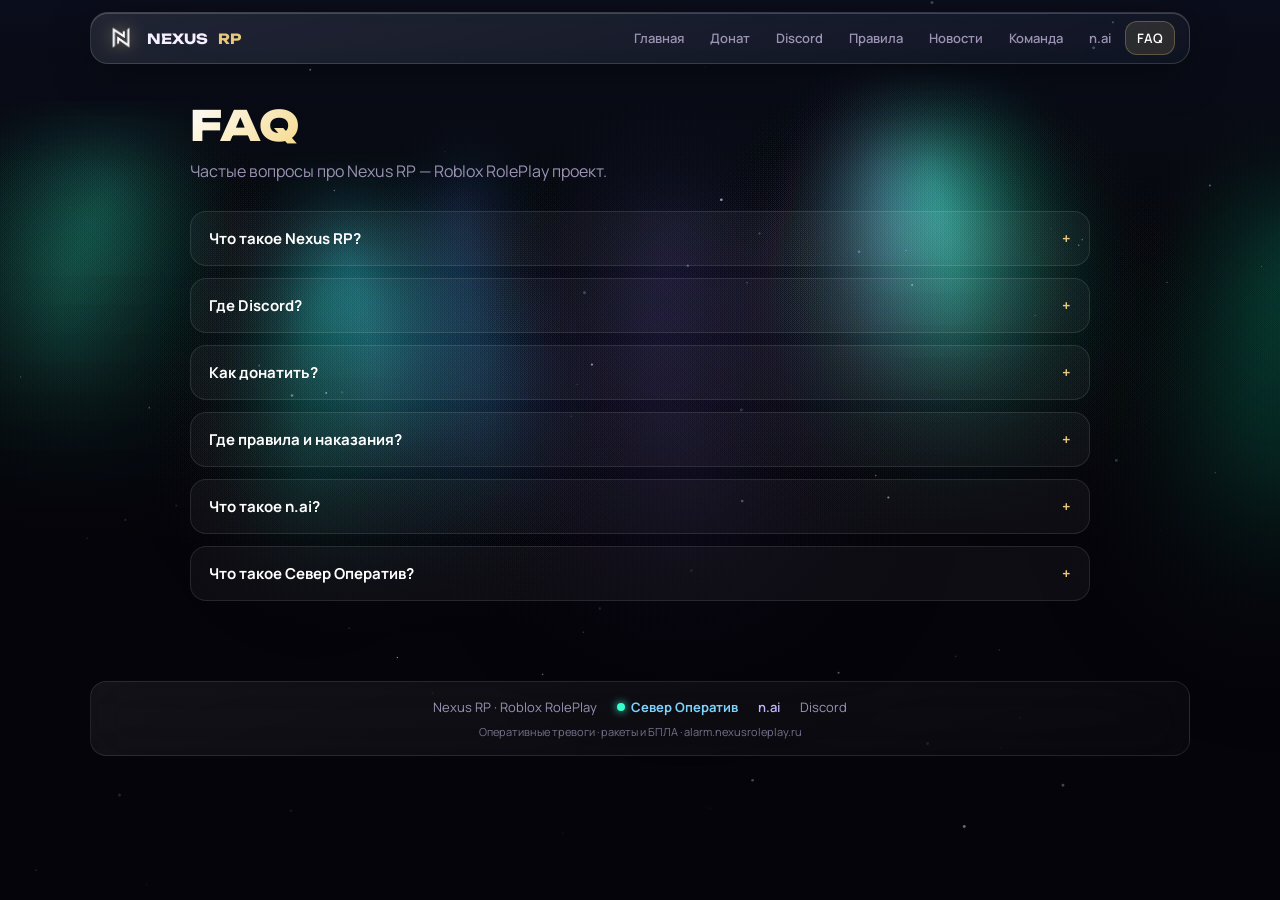
<file: faq.html>
<!DOCTYPE html>
<html lang="ru">
<head>
<script>
if (location.hostname === 'nexusroleplay.ru' || location.hostname === 'www.nexusroleplay.ru') {
  location.replace('https://play.nexusroleplay.ru' + location.pathname + location.search + location.hash);
}
</script>
<meta charset="utf-8">
<link rel="icon" href="/favicon.png" type="image/png" sizes="32x32">
<link rel="icon" href="/favicon-120.png" type="image/png" sizes="120x120">
<link rel="icon" href="/favicon-144.png" type="image/png" sizes="144x144">
<link rel="apple-touch-icon" href="/apple-touch-icon.png">
<meta name="viewport" content="width=device-width, initial-scale=1">
<meta name="theme-color" content="#05040a">
<title>FAQ — Nexus RP</title>
<link rel="stylesheet" href="aurora.css">
<link rel="stylesheet" href="site-extras.css">
<script src="config.js"></script>
<link href="https://fonts.googleapis.com/css2?family=Unbounded:wght@600;700;800&family=Manrope:wght@500;600;700;800&display=swap" rel="stylesheet">
<style>
:root{--bg:#05040a;--text:#f4f0ff;--muted:#9b93b3;--gold:#e8c87a;--line:rgba(255,255,255,.12)}
*{box-sizing:border-box;margin:0;padding:0}body{min-height:100vh;background:var(--bg);color:var(--text);font-family:Manrope,system-ui,sans-serif}
a{color:inherit;text-decoration:none}
.glass{background:linear-gradient(165deg,rgba(255,255,255,.1),rgba(255,255,255,.03));backdrop-filter:blur(40px) saturate(180%);border:1px solid rgba(255,255,255,.14);box-shadow:0 10px 40px rgba(0,0,0,.35),inset 0 1px 0 rgba(255,255,255,.18)}
.top{position:fixed;top:12px;left:50%;transform:translateX(-50%);z-index:50;width:min(1100px,calc(100% - 24px));padding:8px 14px;border-radius:18px}
.nav{display:flex;align-items:center;gap:10px}.brand{display:flex;align-items:center;gap:10px;font-family:Unbounded,sans-serif;font-weight:700;font-size:14px}
.brand img{width:32px;height:32px;object-fit:contain;filter:drop-shadow(0 0 8px rgba(232,200,122,.5))}.brand b{color:var(--gold)}
.links{display:flex;gap:2px;margin-left:auto;flex-wrap:wrap}.links a{font-size:13px;font-weight:600;color:var(--muted);padding:8px 12px;border-radius:12px}.links a:hover{color:#fff;background:rgba(255,255,255,.07)}.links a.active{color:#fff;background:rgba(232,200,122,.12);box-shadow:inset 0 0 0 1px rgba(232,200,122,.28)}
.menu{display:none;width:42px;height:42px;border-radius:12px;border:1px solid var(--line);background:rgba(255,255,255,.06);color:#fff;cursor:pointer;margin-left:auto}
@media(max-width:980px){.menu{display:flex}.links{display:none;position:fixed;top:70px;left:12px;right:12px;flex-direction:column;padding:14px;border-radius:18px;background:rgba(8,6,18,.96)!important;border:1px solid var(--line);z-index:60}.links.open{display:flex!important}.links a{padding:14px 16px;font-size:15px}}
.wrap{width:min(900px,calc(100% - 28px));margin:0 auto;padding:100px 0 40px}
.page-title{font-family:Unbounded,sans-serif;font-size:clamp(1.8rem,5vw,2.6rem);font-weight:800;margin-bottom:8px}
.page-title span{background:linear-gradient(135deg,#fff,#f5d98a);-webkit-background-clip:text;-webkit-text-fill-color:transparent}
.lead{color:var(--muted);margin-bottom:28px;line-height:1.5}
.faq-item{border-radius:16px;margin-bottom:12px;overflow:hidden;border:1px solid rgba(255,255,255,.1);background:rgba(255,255,255,.04)}
.faq-q{width:100%;text-align:left;padding:16px 18px;background:transparent;border:0;color:#fff;font:700 15px Manrope,sans-serif;cursor:pointer;display:flex;justify-content:space-between;gap:12px}
.faq-q span{color:var(--gold);transition:.25s}.faq-item.open .faq-q span{transform:rotate(45deg)}
.faq-a{max-height:0;overflow:hidden;transition:max-height .35s ease,padding .35s ease;padding:0 18px;color:#c8c0d8;line-height:1.55;font-size:14px}
.faq-item.open .faq-a{max-height:400px;padding:0 18px 16px}
</style>
</head>
<body>
<header class="top glass"><nav class="nav">
<a class="brand" href="/index.html"><img src="logo.png?v=2" alt="">NEXUS <b>RP</b></a>
<button type="button" class="menu" aria-label="Меню">☰</button>
<div class="links">
<a href="/index.html">Главная</a>
<a href="/donate.html">Донат</a>
<a href="/discord.html">Discord</a>
<a href="/rules.html">Правила</a>
<a href="/news.html">Новости</a>
<a href="/team.html">Команда</a>
<a href="/m/nexus/intelligence.html">n.ai</a>
<a href="/faq.html" class="active">FAQ</a>
</div></nav></header>
<main class="wrap">
<h1 class="page-title"><span>FAQ</span></h1>
<p class="lead">Частые вопросы про Nexus RP — Roblox RolePlay проект.</p>
<div class="faq-item"><button type="button" class="faq-q">Что такое Nexus RP? <span>+</span></button><div class="faq-a">Nexus RP — RolePlay проект в Roblox с акцентом на атмосферу, правила и живое сообщество. Играй персонажа, соблюдай RP-стандарты и развивайся в мире проекта.</div></div>
<div class="faq-item"><button type="button" class="faq-q">Где Discord? <span>+</span></button><div class="faq-a">Официальный Discord: <a href="https://discord.gg/gRdeVkG5vf" style="color:#7dd3fc">discord.gg/gRdeVkG5vf</a>. Там новости, поддержка и набор.</div></div>
<div class="faq-item"><button type="button" class="faq-q">Как донатить? <span>+</span></button><div class="faq-a">Страница <a href="/donate.html" style="color:#f5d98a">Донат</a> — пакет Nexus ELITE через CloudTips. Перед оплатой читай дисклеймер.</div></div>
<div class="faq-item"><button type="button" class="faq-q">Где правила и наказания? <span>+</span></button><div class="faq-a">Полный список на странице <a href="/rules.html" style="color:#f5d98a">Правила</a>. Есть поиск и таблица наказаний.</div></div>
<div class="faq-item"><button type="button" class="faq-q">Что такое n.ai? <span>+</span></button><div class="faq-a">n.ai — интеллект от создателей Nexus RP. Отвечает по правилам и проекту: <a href="/m/nexus/intelligence.html" style="color:#7dd3fc">открыть чат</a>.</div></div>
<div class="faq-item"><button type="button" class="faq-q">Что такое Север Оператив? <span>+</span></button><div class="faq-a">Сервис тревог (ракеты / БПЛА) проекта: <a href="https://alarm.nexusroleplay.ru" target="_blank" rel="noopener" style="color:#7dd3fc">alarm.nexusroleplay.ru</a>.</div></div>
</main>
<footer class="site-footer" style="margin:28px auto 20px;width:min(1100px,calc(100% - 24px));padding:16px 18px;border-radius:16px;text-align:center;font-size:13px;color:#9b93b3;background:linear-gradient(165deg,rgba(255,255,255,.06),rgba(255,255,255,.02));border:1px solid rgba(255,255,255,.1);backdrop-filter:blur(24px)">
<div style="display:flex;flex-wrap:wrap;gap:12px 20px;justify-content:center;align-items:center">
<span>Nexus RP · Roblox RolePlay</span>
<a href="https://alarm.nexusroleplay.ru" target="_blank" rel="noopener" style="color:#7dd3fc;font-weight:700;text-decoration:none;display:inline-flex;align-items:center;gap:6px"><span style="width:8px;height:8px;border-radius:50%;background:#37FFD0;box-shadow:0 0 8px #37FFD0"></span>Север Оператив</a>
<a href="/m/nexus/intelligence.html" style="color:#c4b5fd;font-weight:600;text-decoration:none">n.ai</a>
<a href="/discord.html" style="color:#9b93b3;text-decoration:none">Discord</a>
</div>
<div style="margin-top:8px;font-size:11px;opacity:.75">Оперативные тревоги · ракеты и БПЛА · alarm.nexusroleplay.ru</div>
</footer>
<script src="site.js" defer></script>
<script src="aurora.js" defer></script>
<script>
(function(){
  var menu=document.querySelector('.menu'), links=document.querySelector('.links');
  if(menu&&links){menu.addEventListener('click',function(e){e.stopPropagation();links.classList.toggle('open');});document.addEventListener('click',function(e){if(!links.contains(e.target)&&e.target!==menu)links.classList.remove('open');});}
  document.querySelectorAll('.faq-item').forEach(function(item){
    var q=item.querySelector('.faq-q');
    if(!q)return;
    q.addEventListener('click',function(){
      var open=item.classList.contains('open');
      document.querySelectorAll('.faq-item.open').forEach(function(x){x.classList.remove('open');});
      if(!open)item.classList.add('open');
    });
  });
})();
</script>
</body>
</html>
</file>
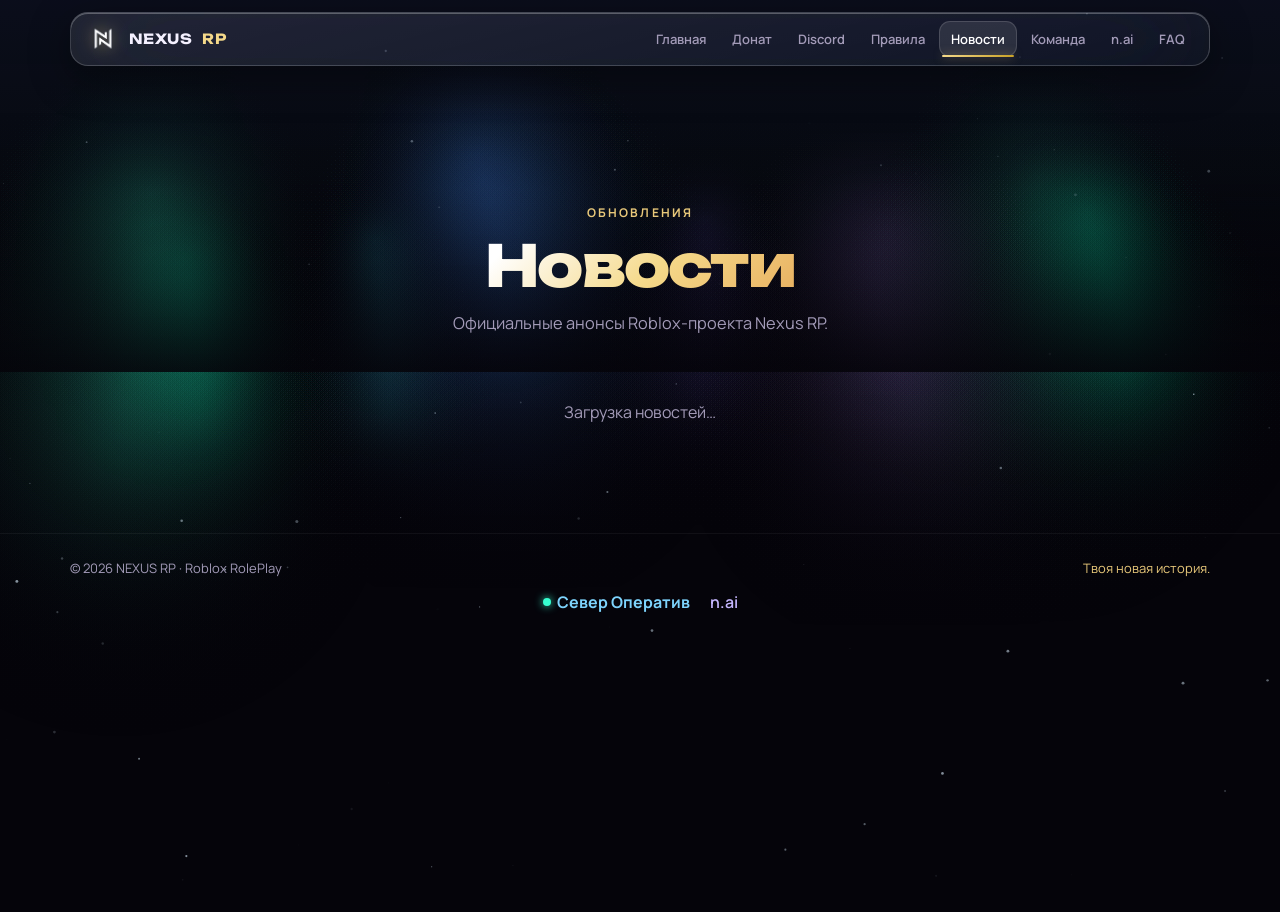
<file: news.html>
<!DOCTYPE html>
<html lang="ru">
<head>
<script>
  if (window.location.hostname === 'nexusroleplay.ru' || window.location.hostname === 'www.nexusroleplay.ru') {
    window.location.replace('https://play.nexusroleplay.ru' + window.location.pathname + window.location.search + window.location.hash);
  }
</script>

<meta charset="utf-8">
<meta name="viewport" content="width=device-width, initial-scale=1, viewport-fit=cover">
<meta name="theme-color" content="#05040a">
<link rel="icon" href="/favicon.png" type="image/png">
<link rel="apple-touch-icon" href="/favicon.png">
<link rel="stylesheet" href="aurora.css">
  <link rel="stylesheet" href="site-extras.css">
  <script src="config.js"></script>
<title>Новости — Nexus RP</title>
<link rel="preconnect" href="https://fonts.googleapis.com">
<link href="https://fonts.googleapis.com/css2?family=Unbounded:wght@500;600;700;800&family=Manrope:wght@400;500;600;700;800&family=JetBrains+Mono:wght@500;600&display=swap" rel="stylesheet">
<style>


    :root {
      --bg: #05040a; --text: #f4f0ff; --muted: #a39bb8;
      --gold: #e8c87a; --gold-bright: #f5d98a;
    }
    * { box-sizing: border-box; margin: 0; padding: 0; }
    html { scroll-behavior: smooth; -webkit-text-size-adjust: 100%; }
    body {
      background: var(--bg); color: var(--text);
      font-family: 'Manrope', system-ui, sans-serif;
      min-height: 100vh; overflow-x: hidden; line-height: 1.55;
    }
    .bg-3d { display: none !important; }
    a { color: inherit; text-decoration: none; }
    .wrap { width: min(1140px, calc(100% - 32px)); margin: 0 auto; }
    .glass {
      background: linear-gradient(165deg, rgba(255,255,255,0.1) 0%, rgba(255,255,255,0.035) 100%);
      backdrop-filter: blur(50px) saturate(200%) brightness(1.12);
      -webkit-backdrop-filter: blur(50px) saturate(200%) brightness(1.12);
      border: 1px solid rgba(255,255,255,0.18);
      box-shadow: 0 12px 40px rgba(0,0,0,0.4), inset 0 1px 0 rgba(255,255,255,0.28);
    }
    .top {
      position: sticky; top: 12px; z-index: 100;
      margin: 12px auto 0; width: min(1140px, calc(100% - 24px));
      padding: 8px 12px 8px 16px; border-radius: 18px;
    }
    .nav { display: flex; align-items: center; gap: 10px; position: relative; }
    .brand {
      display: flex; align-items: center; gap: 10px;
      font-family: 'Unbounded', sans-serif; font-weight: 700; letter-spacing: 0.03em; font-size: 14px;
    }
    .brand img {
      width: 32px; height: 32px; object-fit: contain;
      filter: drop-shadow(0 0 6px rgba(232,200,122,0.5)) brightness(1.08);
    }
    .brand b { color: var(--gold-bright); }
    .links { display: flex; gap: 2px; margin-left: auto; align-items: center; position: relative; }
    .links a {
      font-size: 13px; font-weight: 600; color: var(--muted);
      padding: 8px 12px; border-radius: 11px; transition: 0.2s; white-space: nowrap;
    }
    .links a:hover { color: #fff; background: rgba(255,255,255,0.07); }
    .links a.active {
      color: #fff; background: rgba(255,255,255,0.1);
      box-shadow: inset 0 0 0 1px rgba(255,255,255,0.14);
    }
    .menu {
      display: none; margin-left: auto; width: 44px; height: 44px;
      border: 1px solid rgba(255,255,255,0.14); background: rgba(255,255,255,0.08);
      color: white; border-radius: 12px; cursor: pointer; font-size: 18px;
      align-items: center; justify-content: center;
      -webkit-tap-highlight-color: transparent; touch-action: manipulation;
    }
    .nav-indicator {
      position: absolute; bottom: 0; height: 2px; border-radius: 2px;
      background: linear-gradient(90deg, #f5d98a, #c9a227);
      box-shadow: 0 0 10px rgba(232,200,122,0.55);
      transition: left 0.32s cubic-bezier(0.22, 1, 0.36, 1), width 0.32s cubic-bezier(0.22, 1, 0.36, 1);
      pointer-events: none;
    }
    .cine-header {
      position: relative; min-height: 34vh;
      display: flex; flex-direction: column; align-items: center; justify-content: flex-end;
      padding: 88px 20px 36px; text-align: center;
    }
    .cine-header::after {
      content: ""; position: absolute; left: 0; right: 0; bottom: 0; height: 85%;
      background: linear-gradient(to bottom, transparent 0%, rgba(5,4,10,0.12) 30%, rgba(5,4,10,0.5) 65%, rgba(5,4,10,0.88) 100%);
      pointer-events: none;
    }
    .cine-header .inner { position: relative; z-index: 2; max-width: 640px; }
    .cine-header .kicker {
      font-size: 12px; font-weight: 700; letter-spacing: 0.18em; text-transform: uppercase;
      color: var(--gold); margin-bottom: 14px;
    }
    .cine-header h1 {
      font-family: 'Unbounded', sans-serif;
      font-size: clamp(2.4rem, 7vw, 3.6rem); font-weight: 800;
      letter-spacing: -0.03em; line-height: 1.05; margin-bottom: 14px;
    }
    .cine-header h1 span {
      background: linear-gradient(135deg, #fff 10%, var(--gold-bright) 55%, #e8b060 100%);
      -webkit-background-clip: text; -webkit-text-fill-color: transparent; background-clip: text;
    }
    .cine-header .lead { color: var(--muted); font-size: 1.02rem; max-width: 480px; margin: 0 auto; }
    .footer { padding: 24px 0 36px; border-top: 1px solid rgba(255,255,255,0.05); }
    .footer-row {
      display: flex; justify-content: space-between; flex-wrap: wrap; gap: 10px;
      font-size: 13px; color: var(--muted);
    }
    .footer-row span:last-child { color: var(--gold); }
    .page-loader {
      position: fixed; inset: 0; z-index: 9999;
      display: flex; align-items: center; justify-content: center;
      background: rgba(2,2,8,0.8); backdrop-filter: blur(24px); -webkit-backdrop-filter: blur(24px);
      opacity: 0; visibility: hidden; transition: opacity 0.35s, visibility 0.35s;
    }
    .page-loader.active { opacity: 1; visibility: visible; }
    .loader-box {
      width: min(360px, calc(100% - 32px)); padding: 32px 28px; border-radius: 22px; text-align: center;
      transform: scale(0.92) translateY(12px); transition: transform 0.4s cubic-bezier(0.22, 1, 0.36, 1);
    }
    .page-loader.active .loader-box { transform: scale(1) translateY(0); }
    .loader-spinner {
      width: 40px; height: 40px; margin: 0 auto 16px;
      border: 2px solid rgba(232,200,122,0.15); border-top-color: var(--gold-bright);
      border-radius: 50%; animation: spin 0.75s linear infinite;
    }
    @keyframes spin { to { transform: rotate(360deg); } }
    .loader-title { font-family: 'Unbounded', sans-serif; font-size: 0.95rem; font-weight: 600; margin-bottom: 6px; color: var(--gold-bright); }
    .loader-sub { font-size: 13px; color: var(--muted); }
    @media (max-width: 900px) {
      .nav-indicator { display: none !important; }
      .menu { display: flex; }
      .links {
        display: none; position: fixed; top: 72px; left: 12px; right: 12px;
        flex-direction: column; gap: 6px; padding: 14px; border-radius: 18px; z-index: 999;
        background: rgba(6, 5, 14, 0.97) !important; backdrop-filter: blur(40px);
        border: 1px solid rgba(255,255,255,0.14); box-shadow: 0 28px 64px rgba(0,0,0,0.75);
      }
      .links.open { display: flex !important; }
      .links a { display: flex; width: 100%; padding: 15px 16px; font-size: 15px; border-radius: 14px; }
      .links a.active {
        background: linear-gradient(135deg, rgba(232,200,122,0.16), rgba(100,50,180,0.12));
        color: #f5d98a;
      }
      .cine-header { min-height: 30vh; padding: 72px 16px 28px; }
    }



    @media (max-width: 900px) {
    }

  

    .news-list { display: flex; flex-direction: column; gap: 12px; max-width: 720px; margin: 0 auto 80px; }
    .news-card {
      padding: 0; border-radius: 18px; overflow: hidden; transition: 0.3s;
      display: grid; grid-template-columns: 6px 1fr;
    }
    .news-card:hover { border-color: rgba(232,200,122,0.3); transform: translateY(-3px); box-shadow: 0 14px 36px rgba(0,0,0,0.35); }
    .news-accent { background: linear-gradient(180deg, var(--gold-bright), rgba(100,50,180,0.6)); }
    .news-body { padding: 20px 22px; }
    .news-meta { display: flex; flex-wrap: wrap; gap: 8px; align-items: center; margin-bottom: 10px; }
    .news-card .date { font-size: 12px; color: var(--gold); font-weight: 600; margin: 0; }
    .news-tag {
      font-size: 10px; font-weight: 700; letter-spacing: 0.06em; text-transform: uppercase;
      padding: 3px 8px; border-radius: 6px; background: rgba(232,200,122,0.12); color: var(--gold-bright);
      border: 1px solid rgba(232,200,122,0.2);
    }
    .news-card h3 { font-family: 'Unbounded', sans-serif; font-size: 1.05rem; font-weight: 600; margin-bottom: 8px; }
    .news-card p { color: var(--muted); font-size: 0.93rem; margin: 0; }

</style>
</head>
<body>
  <div class="page-loader" id="pageLoader">
    <div class="loader-box glass">
      <div class="loader-spinner"></div>
      <div class="loader-title" id="loaderTitle">Инициализация...</div>
      <div class="loader-sub" id="loaderSub">Подготовка перехода</div>
    </div>
  </div>
  <header class="top glass">
    <nav class="nav">
      <a class="brand" href="index.html"><img src="logo.png?v=2" alt="Nexus"> NEXUS <b>RP</b></a>
      <button type="button" class="menu" aria-label="Меню" aria-expanded="false">☰</button>
      <div class="links"><a href="index.html">Главная</a><a href="donate.html">Донат</a><a href="discord.html">Discord</a><a href="rules.html">Правила</a><a href="news.html" class="active">Новости</a><a href="team.html">Команда</a><a href="m/nexus/intelligence.html">Intelligence</a>
        <a href="faq.html">FAQ</a></div>
    </nav>
  </header>

  <section class="cine-header"><div class="inner">
    <div class="kicker">ОБНОВЛЕНИЯ</div>
    <h1><span>Новости</span></h1>
    <p class="lead">Официальные анонсы Roblox-проекта Nexus RP.</p>
  </div></section>
  <div class="wrap"><div class="news-list" id="newsList">
    <p class="muted" style="text-align:center;padding:28px;color:var(--muted)">Загрузка новостей…</p>
  </div></div>

  <footer class="footer">
    <div class="wrap footer-row">
      <span>© 2026 NEXUS RP · Roblox RolePlay</span>
      <span>Твоя новая история.</span>
    </div>
  </footer>
<script src="site.js" defer></script>
<script src="aurora.js" defer></script>
<script>
(function(){
  var btn=document.querySelector('.menu'),links=document.querySelector('.links');
  if(btn&&links){
    var ignore=false;
    function close(){links.classList.remove('open');btn.setAttribute('aria-expanded','false');}
    function open(){links.classList.add('open');btn.setAttribute('aria-expanded','true');}
    function toggle(){if(links.classList.contains('open'))close();else open();}
    btn.addEventListener('click',function(e){e.preventDefault();e.stopPropagation();if(ignore){ignore=false;return;}toggle();});
    btn.addEventListener('touchend',function(e){e.preventDefault();e.stopPropagation();ignore=true;toggle();},{passive:false});
    document.addEventListener('click',function(e){if(!links.classList.contains('open'))return;if(links.contains(e.target)||btn.contains(e.target))return;close();});
    links.querySelectorAll('a').forEach(function(a){a.addEventListener('click',close);});
  }
})();
(function(){
  function setup(){
    if(window.matchMedia('(max-width:900px)').matches)return;
    var links=document.querySelector('.links');
    if(!links||links.querySelector('.nav-indicator'))return;
    var items=[].slice.call(links.querySelectorAll('a'));
    if(!items.length)return;
    var ind=document.createElement('div');ind.className='nav-indicator';links.appendChild(ind);
    function moveTo(el){if(!el)return;var lr=links.getBoundingClientRect(),er=el.getBoundingClientRect();ind.style.width=Math.max(14,er.width-6)+'px';ind.style.left=(er.left-lr.left+3)+'px';}
    function active(){return links.querySelector('a.active')||items[0];}
    requestAnimationFrame(function(){moveTo(active());});
    setTimeout(function(){moveTo(active());},80);
    window.addEventListener('resize',function(){if(!window.matchMedia('(max-width:900px)').matches)moveTo(active());});
    items.forEach(function(a){a.addEventListener('mouseenter',function(){moveTo(a);});});
    links.addEventListener('mouseleave',function(){moveTo(active());});
  }
  if(document.readyState==='loading')document.addEventListener('DOMContentLoaded',setup);else setup();
})();
(function(){
  var internal=[{title:"Инициализация...",sub:"Подготовка перехода"},{title:"Синхронизация...",sub:"Загрузка данных Nexus"},{title:"Почти готово",sub:"Формирование маршрута"},{title:"Переход...",sub:"Открываем страницу"}];
  var external=[{title:"Проверка безопасности...",sub:"Анализ внешнего ресурса"},{title:"Верификация ссылки...",sub:"Защита соединения"},{title:"Готово",sub:"Безопасный переход"}];
  function run(href,ext){
    var loader=document.getElementById('pageLoader'),titleEl=document.getElementById('loaderTitle'),subEl=document.getElementById('loaderSub');
    if(!loader){if(ext)window.open(href,'_blank','noopener');else location.href=href;return;}
    var phrases=ext?external:internal;loader.classList.add('active');var i=0;
    if(titleEl)titleEl.textContent=phrases[0].title;if(subEl)subEl.textContent=phrases[0].sub;
    var iv=setInterval(function(){i++;if(i<phrases.length){if(titleEl)titleEl.textContent=phrases[i].title;if(subEl)subEl.textContent=phrases[i].sub;}},ext?400:280);
    setTimeout(function(){clearInterval(iv);if(ext){window.open(href,'_blank','noopener');loader.classList.remove('active');}else location.href=href;},ext?(1100+Math.random()*400):(650+Math.random()*350));
  }
  document.querySelectorAll('a[href]').forEach(function(link){
    link.addEventListener('click',function(e){
      var href=link.getAttribute('href');if(!href||href.charAt(0)==='#')return;
      if(link.hasAttribute('data-external')||/^https?:\/\//i.test(href)){e.preventDefault();run(href,true);return;}
      if(/\.html($|\?|#)/.test(href)){e.preventDefault();run(href,false);}
    });
  });
})();
</script>



</body>

</html>
</file>
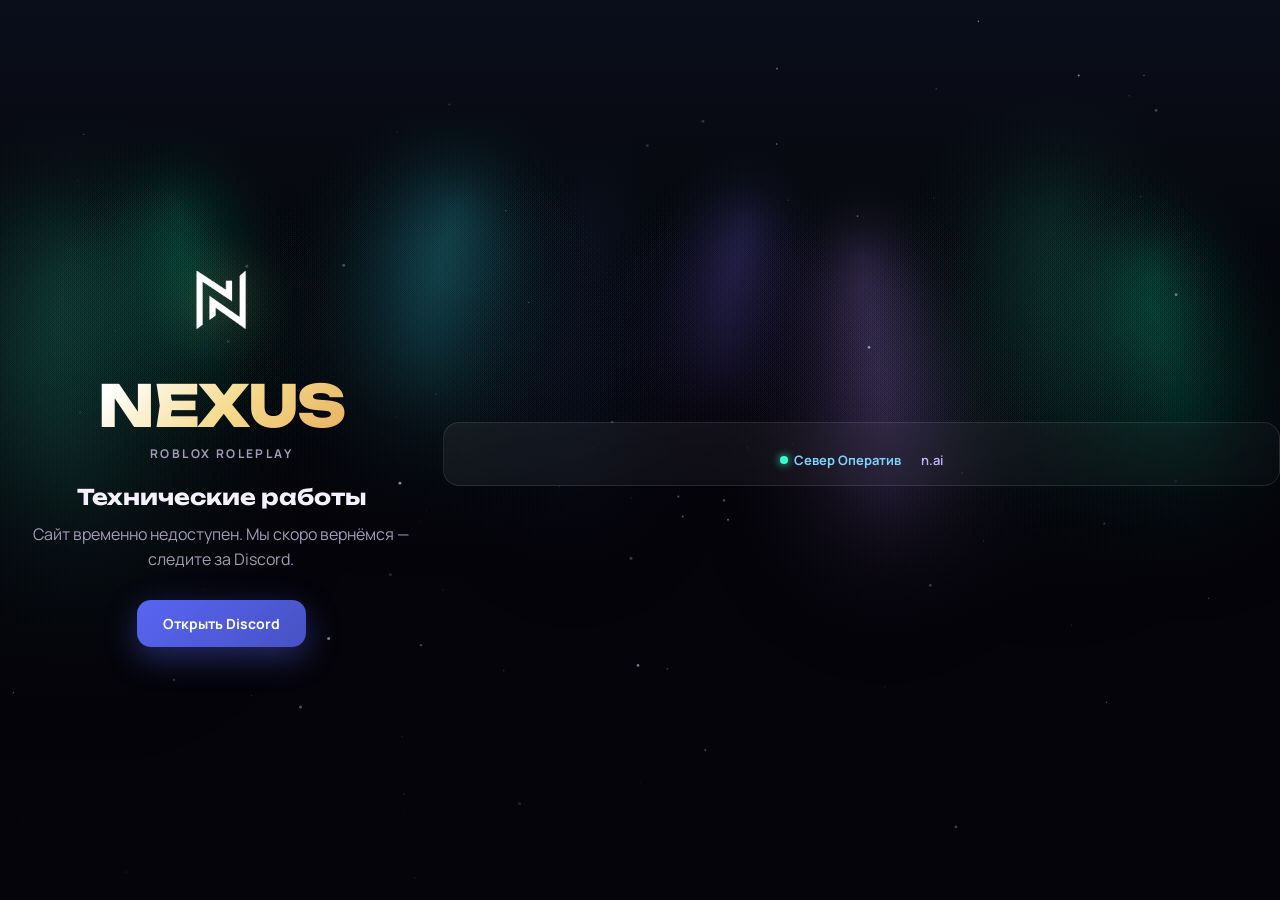
<file: not-approved.html>
<!DOCTYPE html>
<html lang="ru">
<head>
<script>
  if (window.location.hostname === 'nexusroleplay.ru' || window.location.hostname === 'www.nexusroleplay.ru') {
    window.location.replace('https://play.nexusroleplay.ru' + window.location.pathname + window.location.search + window.location.hash);
  }
</script>
  <meta charset="utf-8">
  <link rel="icon" href="/favicon.png" type="image/png" sizes="32x32">
  <link rel="icon" href="/favicon-120.png" type="image/png" sizes="120x120">
  <link rel="icon" href="/favicon-144.png" type="image/png" sizes="144x144">
  <link rel="apple-touch-icon" href="/apple-touch-icon.png">
  <meta name="viewport" content="width=device-width, initial-scale=1">
  <meta name="robots" content="noindex">
  <meta name="theme-color" content="#05040a">
  <title>Технические работы — Nexus RP</title>
  <link rel="stylesheet" href="aurora.css">
  <link rel="stylesheet" href="site-extras.css">
  <script src="config.js"></script>
  <link href="https://fonts.googleapis.com/css2?family=Unbounded:wght@600;700;800&family=Manrope:wght@500;600;700&display=swap" rel="stylesheet">
  <style>
    * { box-sizing: border-box; margin: 0; padding: 0; }
    html, body { height: 100%; }
    body {
      min-height: 100vh; background: #05040a; color: #f4f0ff;
      font-family: Manrope, system-ui, sans-serif;
      display: flex; align-items: center; justify-content: center;
      overflow: hidden; text-align: center;
    }
    .stage { position: relative; z-index: 2; padding: 32px 24px; max-width: 520px; }
    .logo-wrap {
      width: 96px; height: 96px; margin: 0 auto 28px;
      filter: drop-shadow(0 0 28px rgba(232,200,122,0.45));
      animation: float 4s ease-in-out infinite;
    }
    .logo-wrap img { width: 100%; height: 100%; object-fit: contain; }
    @keyframes float { 0%, 100% { transform: translateY(0); } 50% { transform: translateY(-10px); } }
    .brand {
      font-family: Unbounded, sans-serif; font-weight: 800;
      font-size: clamp(2.4rem, 8vw, 3.6rem); letter-spacing: -0.03em;
      line-height: 1; margin-bottom: 10px;
    }
    .brand span {
      background: linear-gradient(135deg, #fff 10%, #f5d98a 55%, #e8b060 100%);
      -webkit-background-clip: text; -webkit-text-fill-color: transparent; background-clip: text;
    }
    .kicker { font-size: 12px; font-weight: 700; letter-spacing: 0.2em; text-transform: uppercase; color: #a39bb8; margin-bottom: 22px; }
    h1 { font-family: Unbounded, sans-serif; font-size: 1.35rem; font-weight: 700; margin-bottom: 12px; }
    p { color: #a39bb8; font-size: 1rem; line-height: 1.55; margin-bottom: 28px; }
    .btn {
      display: inline-flex; align-items: center; gap: 8px;
      padding: 14px 26px; border-radius: 14px; font-weight: 700; font-size: 14px;
      background: linear-gradient(135deg, #5865F2, #4752c4); color: #fff; text-decoration: none;
      box-shadow: 0 10px 32px rgba(88,101,242,0.4);
    }
  </style>
</head>
<body>
  <div class="stage">
    <div class="logo-wrap"><img src="logo.png?v=2" alt="Nexus RP"></div>
    <div class="brand"><span>NEXUS</span></div>
    <div class="kicker">Roblox RolePlay</div>
    <h1 id="naTitle">Технические работы</h1>
    <p id="naText">Сайт временно недоступен. Мы скоро вернёмся — следите за Discord.</p>
    <a class="btn" id="naDiscord" href="https://discord.gg/gRdeVkG5vf" target="_blank" rel="noopener">Открыть Discord</a>
  </div>
  <script src="site.js" defer></script>
  <script src="aurora.js" defer></script>
</body>
</html>
</file>
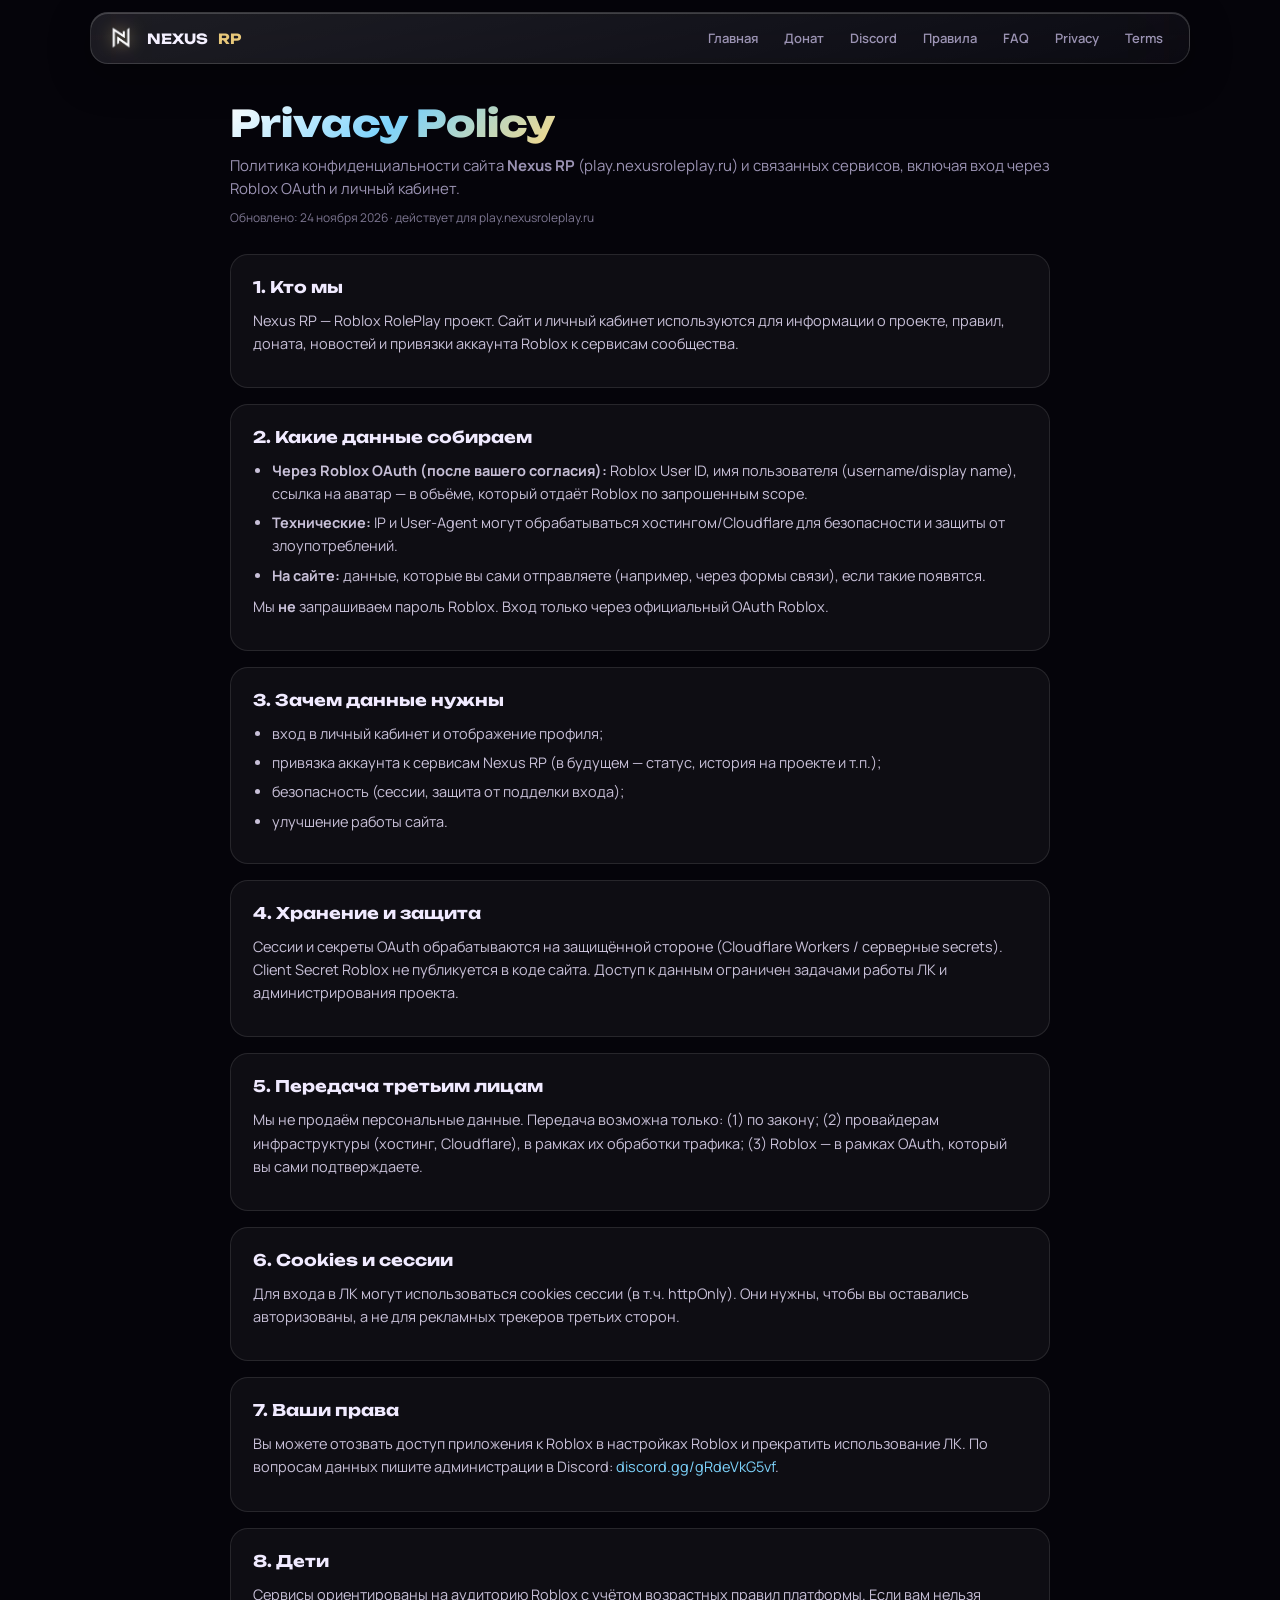
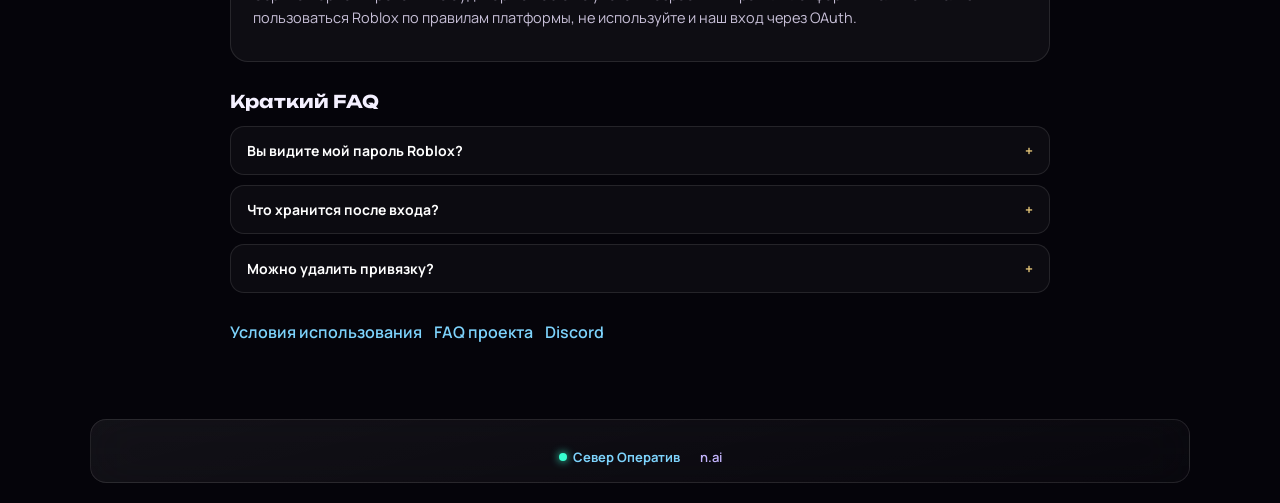
<file: privacy.html>
<!DOCTYPE html>
<html lang="ru">
<head>
<script>
if (location.hostname === 'nexusroleplay.ru' || location.hostname === 'www.nexusroleplay.ru') {
  location.replace('https://play.nexusroleplay.ru' + location.pathname + location.search + location.hash);
}
</script>
<meta charset="utf-8">
<link rel="icon" href="/favicon.png" type="image/png" sizes="32x32">
<link rel="icon" href="/favicon-120.png" type="image/png" sizes="120x120">
<link rel="icon" href="/favicon-144.png" type="image/png" sizes="144x144">
<link rel="apple-touch-icon" href="/apple-touch-icon.png">
<meta name="viewport" content="width=device-width, initial-scale=1">
<meta name="theme-color" content="#05040a">
<title>Политика конфиденциальности — Nexus RP</title>
<meta name="description" content="Политика конфиденциальности сайта Nexus RP и входа через Roblox OAuth.">
<link rel="stylesheet" href="aurora.css">
<link rel="stylesheet" href="site-extras.css">
<script src="config.js"></script>
<link href="https://fonts.googleapis.com/css2?family=Unbounded:wght@600;700;800&family=Manrope:wght@500;600;700;800&display=swap" rel="stylesheet">
<style>
:root{--bg:#05040a;--text:#f4f0ff;--muted:#9b93b3;--gold:#e8c87a;--line:rgba(255,255,255,.12);--cyan:#7dd3fc}
*{box-sizing:border-box;margin:0;padding:0}body{min-height:100vh;background:var(--bg);color:var(--text);font-family:Manrope,system-ui,sans-serif}
a{color:var(--cyan);text-decoration:none}a:hover{text-decoration:underline}
.glass{background:linear-gradient(165deg,rgba(255,255,255,.1),rgba(255,255,255,.03));backdrop-filter:blur(40px) saturate(180%);border:1px solid rgba(255,255,255,.14);box-shadow:0 10px 40px rgba(0,0,0,.35),inset 0 1px 0 rgba(255,255,255,.18)}
.top{position:fixed;top:12px;left:50%;transform:translateX(-50%);z-index:50;width:min(1100px,calc(100% - 24px));padding:8px 14px;border-radius:18px}
.nav{display:flex;align-items:center;gap:10px}.brand{display:flex;align-items:center;gap:10px;font-family:Unbounded,sans-serif;font-weight:700;font-size:14px;color:inherit;text-decoration:none}
.brand img{width:32px;height:32px;object-fit:contain;filter:drop-shadow(0 0 8px rgba(232,200,122,.5))}.brand b{color:var(--gold)}
.links{display:flex;gap:2px;margin-left:auto;flex-wrap:wrap}.links a{font-size:13px;font-weight:600;color:var(--muted);padding:8px 12px;border-radius:12px;text-decoration:none}.links a:hover{color:#fff;background:rgba(255,255,255,.07);text-decoration:none}
.menu{display:none;width:42px;height:42px;border-radius:12px;border:1px solid var(--line);background:rgba(255,255,255,.06);color:#fff;cursor:pointer;margin-left:auto}
@media(max-width:980px){.menu{display:flex;align-items:center;justify-content:center}.links{display:none;position:fixed;top:70px;left:12px;right:12px;flex-direction:column;padding:14px;border-radius:18px;background:rgba(8,6,18,.96)!important;border:1px solid var(--line);z-index:60}.links.open{display:flex!important}.links a{padding:14px 16px;font-size:15px}}
.wrap{width:min(820px,calc(100% - 28px));margin:0 auto;padding:100px 0 48px}
.page-title{font-family:Unbounded,sans-serif;font-size:clamp(1.6rem,4.5vw,2.3rem);font-weight:800;margin-bottom:8px}
.page-title span{background:linear-gradient(135deg,#fff,#7dd3fc,#f5d98a);-webkit-background-clip:text;-webkit-text-fill-color:transparent}
.lead{color:var(--muted);margin-bottom:8px;line-height:1.55;font-size:15px}
.updated{font-size:12px;color:var(--muted);opacity:.8;margin-bottom:28px}
.card{border-radius:18px;padding:22px 22px;margin-bottom:16px;border:1px solid rgba(255,255,255,.1);background:rgba(255,255,255,.04)}
.card h2{font-family:Unbounded,sans-serif;font-size:1rem;font-weight:700;margin-bottom:12px;color:#f0eaff}
.card p,.card li{color:#c8c0d8;line-height:1.6;font-size:14.5px;margin-bottom:10px}
.card ul{padding-left:1.2rem;margin-bottom:8px}
.card li{margin-bottom:6px}
.faq-item{border-radius:14px;margin-bottom:10px;overflow:hidden;border:1px solid rgba(255,255,255,.1);background:rgba(255,255,255,.03)}
.faq-q{width:100%;text-align:left;padding:14px 16px;background:transparent;border:0;color:#fff;font:700 14px Manrope,sans-serif;cursor:pointer;display:flex;justify-content:space-between;gap:12px}
.faq-q span{color:var(--gold);transition:.25s}.faq-item.open .faq-q span{transform:rotate(45deg)}
.faq-a{max-height:0;overflow:hidden;transition:max-height .35s ease,padding .35s;padding:0 16px;color:#c8c0d8;line-height:1.55;font-size:14px}
.faq-item.open .faq-a{max-height:320px;padding:0 16px 14px}
.links-row{display:flex;flex-wrap:wrap;gap:12px;margin-top:8px}
.links-row a{font-weight:600}
</style>
</head>
<body>
<header class="top glass"><nav class="nav">
<a class="brand" href="/index.html"><img src="/logo.png?v=2" alt="">NEXUS <b>RP</b></a>
<button type="button" class="menu" aria-label="Меню">☰</button>
<div class="links">
<a href="/index.html">Главная</a>
<a href="/donate.html">Донат</a>
<a href="/discord.html">Discord</a>
<a href="/rules.html">Правила</a>
<a href="/faq.html">FAQ</a>
<a href="/privacy.html">Privacy</a>
<a href="/terms.html">Terms</a>
</div></nav></header>

<main class="wrap">
  <h1 class="page-title"><span>Privacy Policy</span></h1>
  <p class="lead">Политика конфиденциальности сайта <strong>Nexus RP</strong> (play.nexusroleplay.ru) и связанных сервисов, включая вход через Roblox OAuth и личный кабинет.</p>
  <p class="updated">Обновлено: 24 ноября 2026 · действует для play.nexusroleplay.ru</p>

  <div class="card">
    <h2>1. Кто мы</h2>
    <p>Nexus RP — Roblox RolePlay проект. Сайт и личный кабинет используются для информации о проекте, правил, доната, новостей и привязки аккаунта Roblox к сервисам сообщества.</p>
  </div>

  <div class="card">
    <h2>2. Какие данные собираем</h2>
    <ul>
      <li><strong>Через Roblox OAuth (после вашего согласия):</strong> Roblox User ID, имя пользователя (username/display name), ссылка на аватар — в объёме, который отдаёт Roblox по запрошенным scope.</li>
      <li><strong>Технические:</strong> IP и User-Agent могут обрабатываться хостингом/Cloudflare для безопасности и защиты от злоупотреблений.</li>
      <li><strong>На сайте:</strong> данные, которые вы сами отправляете (например, через формы связи), если такие появятся.</li>
    </ul>
    <p>Мы <strong>не</strong> запрашиваем пароль Roblox. Вход только через официальный OAuth Roblox.</p>
  </div>

  <div class="card">
    <h2>3. Зачем данные нужны</h2>
    <ul>
      <li>вход в личный кабинет и отображение профиля;</li>
      <li>привязка аккаунта к сервисам Nexus RP (в будущем — статус, история на проекте и т.п.);</li>
      <li>безопасность (сессии, защита от подделки входа);</li>
      <li>улучшение работы сайта.</li>
    </ul>
  </div>

  <div class="card">
    <h2>4. Хранение и защита</h2>
    <p>Сессии и секреты OAuth обрабатываются на защищённой стороне (Cloudflare Workers / серверные secrets). Client Secret Roblox не публикуется в коде сайта. Доступ к данным ограничен задачами работы ЛК и администрирования проекта.</p>
  </div>

  <div class="card">
    <h2>5. Передача третьим лицам</h2>
    <p>Мы не продаём персональные данные. Передача возможна только: (1) по закону; (2) провайдерам инфраструктуры (хостинг, Cloudflare), в рамках их обработки трафика; (3) Roblox — в рамках OAuth, который вы сами подтверждаете.</p>
  </div>

  <div class="card">
    <h2>6. Cookies и сессии</h2>
    <p>Для входа в ЛК могут использоваться cookies сессии (в т.ч. httpOnly). Они нужны, чтобы вы оставались авторизованы, а не для рекламных трекеров третьих сторон.</p>
  </div>

  <div class="card">
    <h2>7. Ваши права</h2>
    <p>Вы можете отозвать доступ приложения к Roblox в настройках Roblox и прекратить использование ЛК. По вопросам данных пишите администрации в Discord: <a href="https://discord.gg/gRdeVkG5vf">discord.gg/gRdeVkG5vf</a>.</p>
  </div>

  <div class="card">
    <h2>8. Дети</h2>
    <p>Сервисы ориентированы на аудиторию Roblox с учётом возрастных правил платформы. Если вам нельзя пользоваться Roblox по правилам платформы, не используйте и наш вход через OAuth.</p>
  </div>

  <h2 style="font-family:Unbounded,sans-serif;font-size:1.1rem;margin:28px 0 14px">Краткий FAQ</h2>
  <div class="faq-item"><button type="button" class="faq-q">Вы видите мой пароль Roblox? <span>+</span></button><div class="faq-a">Нет. Авторизация только через официальный OAuth Roblox. Пароль вводится на стороне Roblox, мы его не получаем.</div></div>
  <div class="faq-item"><button type="button" class="faq-q">Что хранится после входа? <span>+</span></button><div class="faq-a">Как минимум идентификатор Roblox и данные профиля в рамках scope, плюс сессия входа на сайт. Подробности — в разделах 2–4 выше.</div></div>
  <div class="faq-item"><button type="button" class="faq-q">Можно удалить привязку? <span>+</span></button><div class="faq-a">Отзовите доступ приложению в настройках Roblox и напишите в Discord администрации Nexus RP, если нужно удалить данные на нашей стороне.</div></div>

  <div class="links-row" style="margin-top:28px">
    <a href="/terms.html">Условия использования</a>
    <a href="/faq.html">FAQ проекта</a>
    <a href="https://discord.gg/gRdeVkG5vf">Discord</a>
  </div>
</main>

<script src="site.js" defer></script>
<script>
(function(){
  var menu=document.querySelector('.menu'),links=document.querySelector('.links');
  if(menu&&links){menu.addEventListener('click',function(e){e.stopPropagation();links.classList.toggle('open');});document.addEventListener('click',function(e){if(!links.contains(e.target)&&e.target!==menu)links.classList.remove('open');});}
  document.querySelectorAll('.faq-item').forEach(function(item){
    var q=item.querySelector('.faq-q');if(!q)return;
    q.addEventListener('click',function(){
      var open=item.classList.contains('open');
      document.querySelectorAll('.faq-item.open').forEach(function(x){x.classList.remove('open');});
      if(!open)item.classList.add('open');
    });
  });
})();
</script>
</body>
</html>
</file>
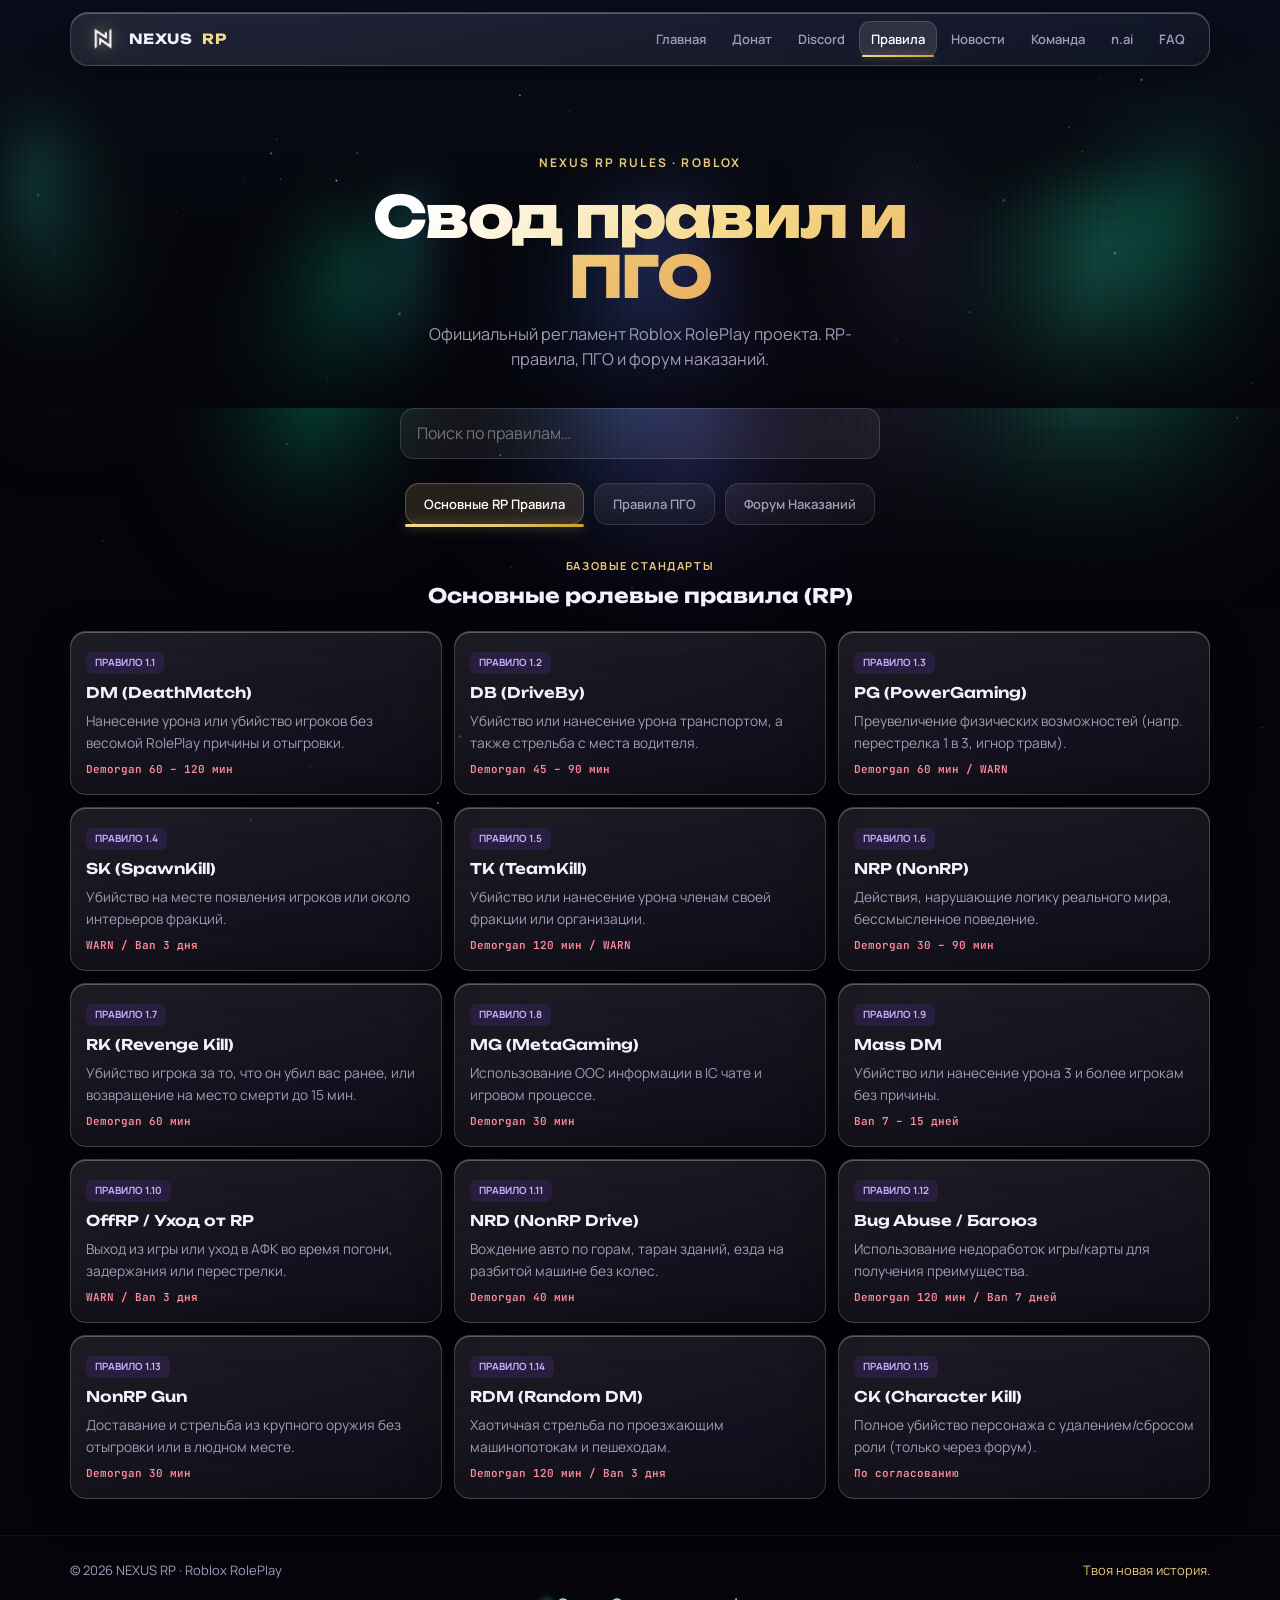
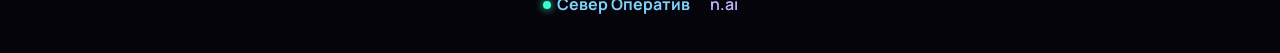
<file: rules.html>
<!DOCTYPE html>
<html lang="ru">
<head>
<script>
  if (window.location.hostname === 'nexusroleplay.ru' || window.location.hostname === 'www.nexusroleplay.ru') {
    window.location.replace('https://play.nexusroleplay.ru' + window.location.pathname + window.location.search + window.location.hash);
  }
</script>

<meta charset="utf-8">
<meta name="viewport" content="width=device-width, initial-scale=1, viewport-fit=cover">
<meta name="theme-color" content="#05040a">
<link rel="icon" href="/favicon.png" type="image/png">
<link rel="apple-touch-icon" href="/favicon.png">
<link rel="stylesheet" href="aurora.css">
  <link rel="stylesheet" href="site-extras.css">
  <script src="config.js"></script>
<title>Правила — Nexus RP</title>
<link rel="preconnect" href="https://fonts.googleapis.com">
<link href="https://fonts.googleapis.com/css2?family=Unbounded:wght@500;600;700;800&family=Manrope:wght@400;500;600;700;800&family=JetBrains+Mono:wght@500;600&display=swap" rel="stylesheet">
<style>


    :root {
      --bg: #05040a; --text: #f4f0ff; --muted: #a39bb8;
      --gold: #e8c87a; --gold-bright: #f5d98a;
    }
    * { box-sizing: border-box; margin: 0; padding: 0; }
    html { scroll-behavior: smooth; -webkit-text-size-adjust: 100%; }
    body {
      background: var(--bg); color: var(--text);
      font-family: 'Manrope', system-ui, sans-serif;
      min-height: 100vh; overflow-x: hidden; line-height: 1.55;
    }
    .bg-3d { display: none !important; }
    a { color: inherit; text-decoration: none; }
    .wrap { width: min(1140px, calc(100% - 32px)); margin: 0 auto; }
    .glass {
      background: linear-gradient(165deg, rgba(255,255,255,0.1) 0%, rgba(255,255,255,0.035) 100%);
      backdrop-filter: blur(50px) saturate(200%) brightness(1.12);
      -webkit-backdrop-filter: blur(50px) saturate(200%) brightness(1.12);
      border: 1px solid rgba(255,255,255,0.18);
      box-shadow: 0 12px 40px rgba(0,0,0,0.4), inset 0 1px 0 rgba(255,255,255,0.28);
    }
    .top {
      position: sticky; top: 12px; z-index: 100;
      margin: 12px auto 0; width: min(1140px, calc(100% - 24px));
      padding: 8px 12px 8px 16px; border-radius: 18px;
    }
    .nav { display: flex; align-items: center; gap: 10px; position: relative; }
    .brand {
      display: flex; align-items: center; gap: 10px;
      font-family: 'Unbounded', sans-serif; font-weight: 700; letter-spacing: 0.03em; font-size: 14px;
    }
    .brand img {
      width: 32px; height: 32px; object-fit: contain;
      filter: drop-shadow(0 0 6px rgba(232,200,122,0.5)) brightness(1.08);
    }
    .brand b { color: var(--gold-bright); }
    .links { display: flex; gap: 2px; margin-left: auto; align-items: center; position: relative; }
    .links a {
      font-size: 13px; font-weight: 600; color: var(--muted);
      padding: 8px 12px; border-radius: 11px; transition: 0.2s; white-space: nowrap;
    }
    .links a:hover { color: #fff; background: rgba(255,255,255,0.07); }
    .links a.active {
      color: #fff; background: rgba(255,255,255,0.1);
      box-shadow: inset 0 0 0 1px rgba(255,255,255,0.14);
    }
    .menu {
      display: none; margin-left: auto; width: 44px; height: 44px;
      border: 1px solid rgba(255,255,255,0.14); background: rgba(255,255,255,0.08);
      color: white; border-radius: 12px; cursor: pointer; font-size: 18px;
      align-items: center; justify-content: center;
      -webkit-tap-highlight-color: transparent; touch-action: manipulation;
    }
    .nav-indicator {
      position: absolute; bottom: 0; height: 2px; border-radius: 2px;
      background: linear-gradient(90deg, #f5d98a, #c9a227);
      box-shadow: 0 0 10px rgba(232,200,122,0.55);
      transition: left 0.32s cubic-bezier(0.22, 1, 0.36, 1), width 0.32s cubic-bezier(0.22, 1, 0.36, 1);
      pointer-events: none;
    }
    .cine-header {
      position: relative; min-height: 34vh;
      display: flex; flex-direction: column; align-items: center; justify-content: flex-end;
      padding: 88px 20px 36px; text-align: center;
    }
    .cine-header::after {
      content: ""; position: absolute; left: 0; right: 0; bottom: 0; height: 85%;
      background: linear-gradient(to bottom, transparent 0%, rgba(5,4,10,0.12) 30%, rgba(5,4,10,0.5) 65%, rgba(5,4,10,0.88) 100%);
      pointer-events: none;
    }
    .cine-header .inner { position: relative; z-index: 2; max-width: 640px; }
    .cine-header .kicker {
      font-size: 12px; font-weight: 700; letter-spacing: 0.18em; text-transform: uppercase;
      color: var(--gold); margin-bottom: 14px;
    }
    .cine-header h1 {
      font-family: 'Unbounded', sans-serif;
      font-size: clamp(2.4rem, 7vw, 3.6rem); font-weight: 800;
      letter-spacing: -0.03em; line-height: 1.05; margin-bottom: 14px;
    }
    .cine-header h1 span {
      background: linear-gradient(135deg, #fff 10%, var(--gold-bright) 55%, #e8b060 100%);
      -webkit-background-clip: text; -webkit-text-fill-color: transparent; background-clip: text;
    }
    .cine-header .lead { color: var(--muted); font-size: 1.02rem; max-width: 480px; margin: 0 auto; }
    .footer { padding: 24px 0 36px; border-top: 1px solid rgba(255,255,255,0.05); }
    .footer-row {
      display: flex; justify-content: space-between; flex-wrap: wrap; gap: 10px;
      font-size: 13px; color: var(--muted);
    }
    .footer-row span:last-child { color: var(--gold); }
    .page-loader {
      position: fixed; inset: 0; z-index: 9999;
      display: flex; align-items: center; justify-content: center;
      background: rgba(2,2,8,0.8); backdrop-filter: blur(24px); -webkit-backdrop-filter: blur(24px);
      opacity: 0; visibility: hidden; transition: opacity 0.35s, visibility 0.35s;
    }
    .page-loader.active { opacity: 1; visibility: visible; }
    .loader-box {
      width: min(360px, calc(100% - 32px)); padding: 32px 28px; border-radius: 22px; text-align: center;
      transform: scale(0.92) translateY(12px); transition: transform 0.4s cubic-bezier(0.22, 1, 0.36, 1);
    }
    .page-loader.active .loader-box { transform: scale(1) translateY(0); }
    .loader-spinner {
      width: 40px; height: 40px; margin: 0 auto 16px;
      border: 2px solid rgba(232,200,122,0.15); border-top-color: var(--gold-bright);
      border-radius: 50%; animation: spin 0.75s linear infinite;
    }
    @keyframes spin { to { transform: rotate(360deg); } }
    .loader-title { font-family: 'Unbounded', sans-serif; font-size: 0.95rem; font-weight: 600; margin-bottom: 6px; color: var(--gold-bright); }
    .loader-sub { font-size: 13px; color: var(--muted); }
    @media (max-width: 900px) {
      .nav-indicator { display: none !important; }
      .menu { display: flex; }
      .links {
        display: none; position: fixed; top: 72px; left: 12px; right: 12px;
        flex-direction: column; gap: 6px; padding: 14px; border-radius: 18px; z-index: 999;
        background: rgba(6, 5, 14, 0.97) !important; backdrop-filter: blur(40px);
        border: 1px solid rgba(255,255,255,0.14); box-shadow: 0 28px 64px rgba(0,0,0,0.75);
      }
      .links.open { display: flex !important; }
      .links a { display: flex; width: 100%; padding: 15px 16px; font-size: 15px; border-radius: 14px; }
      .links a.active {
        background: linear-gradient(135deg, rgba(232,200,122,0.16), rgba(100,50,180,0.12));
        color: #f5d98a;
      }
      .cine-header { min-height: 30vh; padding: 72px 16px 28px; }
    }



    @media (max-width: 900px) {
    }

  

    .tabs { position: relative; display: flex; flex-wrap: wrap; justify-content: center; gap: 10px; margin: 24px 0 32px; z-index: 2; }
    .tab {
      padding: 11px 18px; border-radius: 14px; font-size: 13px; font-weight: 600; cursor: pointer;
      transition: 0.25s; user-select: none; border: none; color: var(--muted); font-family: inherit;
      background: linear-gradient(165deg, rgba(255,255,255,0.08), rgba(255,255,255,0.03));
      border: 1px solid rgba(255,255,255,0.12);
    }
    .tab:hover { background: rgba(255,255,255,0.1); color: #fff; }
    .tab.active { background: rgba(232,200,122,0.14); border-color: rgba(232,200,122,0.3); color: #fff; }
    .tabs-indicator {
      position: absolute; bottom: -2px; height: 3px; border-radius: 3px;
      background: linear-gradient(90deg, #f5d98a, #e8c87a, #c9a227);
      box-shadow: 0 0 12px rgba(232,200,122,0.55);
      transition: left 0.35s cubic-bezier(0.22,1,0.36,1), width 0.35s cubic-bezier(0.22,1,0.36,1);
      pointer-events: none;
    }
    .panel { display: none; animation: fadeIn 0.35s ease; }
    .panel.active { display: block; }
    @keyframes fadeIn { from { opacity: 0; transform: translateY(8px); } to { opacity: 1; transform: none; } }
    .section-title { text-align: center; font-size: 11px; font-weight: 700; letter-spacing: 0.14em; text-transform: uppercase; color: var(--gold); margin: 8px 0 6px; }
    h2.sec { font-family: 'Unbounded', sans-serif; font-size: 1.25rem; text-align: center; margin-bottom: 20px; font-weight: 700; }
    .rules-grid { display: grid; grid-template-columns: repeat(auto-fill,minmax(280px,1fr)); gap: 12px; margin-bottom: 36px; }
    .rule-card { padding: 16px 15px; border-radius: 16px; transition: 0.25s; cursor: pointer; }
    .rule-card:hover { border-color: rgba(232,200,122,0.35); transform: translateY(-3px); box-shadow: 0 12px 32px rgba(0,0,0,0.35); }
    .rule-card .num {
      display: inline-block; padding: 3px 9px; border-radius: 7px; font-size: 10px; font-weight: 700;
      background: rgba(100,50,180,0.2); color: #c4b0ff; margin-bottom: 8px;
    }
    .rule-card h3 { font-family: 'Unbounded', sans-serif; font-size: 0.92rem; font-weight: 600; margin-bottom: 6px; }
    .rule-card p { color: var(--muted); font-size: 0.86rem; margin-bottom: 8px; }
    .rule-card .penalty { font-family: 'JetBrains Mono', monospace; font-size: 11px; font-weight: 600; color: #ff8a9a; }
    .punish-table-wrap { overflow-x: auto; margin-bottom: 48px; border-radius: 16px; }
    table.punish { width: 100%; border-collapse: collapse; font-size: 0.88rem; min-width: 640px; }
    table.punish th {
      text-align: left; padding: 12px 14px; font-family: 'Unbounded', sans-serif; font-size: 11px;
      font-weight: 600; letter-spacing: 0.04em; color: var(--gold); border-bottom: 1px solid rgba(255,255,255,0.1);
      background: rgba(0,0,0,0.25);
    }
    table.punish td { padding: 10px 14px; border-bottom: 1px solid rgba(255,255,255,0.05); color: var(--muted); vertical-align: middle; }
    table.punish tbody tr { cursor: pointer; transition: background 0.2s; }
    table.punish tbody tr:hover td { background: rgba(255,255,255,0.04); color: var(--text); }
    .sev {
      display: inline-flex; align-items: center; justify-content: center;
      padding: 5px 12px; border-radius: 999px;
      font-family: 'JetBrains Mono', ui-monospace, monospace;
      font-size: 11px; font-weight: 600; border: 1px solid transparent;
      white-space: nowrap; line-height: 1.2;
      transition: transform 0.25s ease, box-shadow 0.25s ease, filter 0.25s ease;
      animation: sevPulse 2.8s ease-in-out infinite; animation-delay: 0s;
    }
    .sev:hover { transform: translateY(-2px) scale(1.05); filter: brightness(1.15); animation-play-state: paused; }
    @keyframes sevPulse {
      0%, 100% { box-shadow: 0 0 0 0 transparent; }
      50% { box-shadow: 0 0 14px 0 currentColor; }
    }
    .sev-warn { color: #f5d98a; background: rgba(232,200,122,0.14); border-color: rgba(232,200,122,0.45); }
    .sev-demo { color: #9ec5ff; background: rgba(67,140,255,0.14); border-color: rgba(67,140,255,0.45); }
    .sev-kick { color: #c4b0ff; background: rgba(128,107,255,0.14); border-color: rgba(128,107,255,0.45); }
    .sev-ban { color: #ff9a8a; background: rgba(255,100,80,0.14); border-color: rgba(255,100,80,0.45); }
    .sev-hard { color: #ff6b7a; background: rgba(220,40,60,0.18); border-color: rgba(255,80,100,0.5); }
    .sev-perm { color: #ff4d5e; background: rgba(180,20,40,0.22); border-color: rgba(255,60,80,0.55); }
    .sev-ok { color: #7dffa8; background: rgba(55,255,208,0.12); border-color: rgba(55,255,208,0.4); }
    .sev-mix { color: #e0d0ff; background: rgba(140,100,220,0.14); border-color: rgba(160,120,255,0.45); }
    .rule-modal {
      position: fixed; inset: 0; z-index: 10000;
      display: flex; align-items: center; justify-content: center; padding: 20px;
      background: rgba(2,2,8,0.72); backdrop-filter: blur(16px); -webkit-backdrop-filter: blur(16px);
      opacity: 0; visibility: hidden; transition: opacity 0.3s, visibility 0.3s;
    }
    .rule-modal.open { opacity: 1; visibility: visible; }
    .rule-modal-box {
      width: min(480px, 100%); padding: 28px 24px; border-radius: 22px;
      background: linear-gradient(165deg, rgba(30,28,45,0.95), rgba(12,10,22,0.98));
      border: 1px solid rgba(232,200,122,0.25);
      box-shadow: 0 24px 60px rgba(0,0,0,0.5), inset 0 1px 0 rgba(255,255,255,0.1);
      transform: scale(0.94) translateY(12px);
      transition: transform 0.35s cubic-bezier(0.22,1,0.36,1);
    }
    .rule-modal.open .rule-modal-box { transform: scale(1) translateY(0); }
    .rule-modal .rm-kicker { font-size: 11px; font-weight: 700; letter-spacing: 0.12em; text-transform: uppercase; color: var(--gold); margin-bottom: 8px; }
    .rule-modal h3 { font-family: 'Unbounded', sans-serif; font-size: 1.25rem; font-weight: 700; margin-bottom: 12px; }
    .rule-modal .rm-desc { color: var(--muted); font-size: 0.95rem; margin-bottom: 18px; line-height: 1.55; }
    .rule-modal .rm-pen { display: flex; flex-wrap: wrap; gap: 8px; align-items: center; margin-bottom: 20px; }
    .rule-modal .rm-close {
      display: inline-flex; width: 100%; padding: 12px; border-radius: 12px;
      border: 1px solid rgba(255,255,255,0.12); background: rgba(255,255,255,0.06);
      color: #fff; font-weight: 600; font-size: 14px; cursor: pointer; font-family: inherit; transition: 0.2s;
    }
    .rule-modal .rm-close:hover { background: rgba(232,200,122,0.12); border-color: rgba(232,200,122,0.3); }
    @media (max-width: 900px) {
      .tabs-indicator { display: none; }
      .rules-grid { grid-template-columns: 1fr; }
    }

</style>
</head>
<body>
  <div class="page-loader" id="pageLoader">
    <div class="loader-box glass">
      <div class="loader-spinner"></div>
      <div class="loader-title" id="loaderTitle">Инициализация...</div>
      <div class="loader-sub" id="loaderSub">Подготовка перехода</div>
    </div>
  </div>
  <header class="top glass">
    <nav class="nav">
      <a class="brand" href="index.html"><img src="logo.png?v=2" alt="Nexus"> NEXUS <b>RP</b></a>
      <button type="button" class="menu" aria-label="Меню" aria-expanded="false">☰</button>
      <div class="links"><a href="index.html">Главная</a><a href="donate.html">Донат</a><a href="discord.html">Discord</a><a href="rules.html" class="active">Правила</a><a href="news.html">Новости</a><a href="team.html">Команда</a><a href="m/nexus/intelligence.html">Intelligence</a>
        <a href="faq.html">FAQ</a></div>
    </nav>
  </header>

  <section class="cine-header"><div class="inner">
    <div class="kicker">NEXUS RP RULES · ROBLOX</div>
    <h1><span>Свод правил и ПГО</span></h1>
    <p class="lead">Официальный регламент Roblox RolePlay проекта. RP-правила, ПГО и форум наказаний.</p>
  </div></section>
  <div class="wrap">
    
    <div class="rules-search-wrap wrap" style="margin:0 auto 8px;max-width:480px;position:relative;z-index:3">
      <input type="search" id="rulesSearch" placeholder="Поиск по правилам…" 
        style="width:100%;padding:12px 16px;border-radius:14px;border:1px solid rgba(255,255,255,0.14);
        background:rgba(255,255,255,0.06);color:#fff;font:inherit;outline:none">
    </div>
<div class="tabs">
      <div class="tabs-indicator" id="tabsIndicator"></div>
      <button type="button" class="tab active" data-tab="rp">Основные RP Правила</button>
      <button type="button" class="tab" data-tab="pgo">Правила ПГО</button>
      <button type="button" class="tab" data-tab="punish">Форум Наказаний</button>
    </div>
    <div class="panel active" id="panel-rp">
      <div class="section-title">БАЗОВЫЕ СТАНДАРТЫ</div>
      <h2 class="sec">Основные ролевые правила (RP)</h2>
      <div class="rules-grid"><article class="rule-card glass"><span class="num">ПРАВИЛО 1.1</span><h3>DM (DeathMatch)</h3><p>Нанесение урона или убийство игроков без весомой RolePlay причины и отыгровки.</p><div class="penalty">Demorgan 60 – 120 мин</div></article>
<article class="rule-card glass"><span class="num">ПРАВИЛО 1.2</span><h3>DB (DriveBy)</h3><p>Убийство или нанесение урона транспортом, а также стрельба с места водителя.</p><div class="penalty">Demorgan 45 – 90 мин</div></article>
<article class="rule-card glass"><span class="num">ПРАВИЛО 1.3</span><h3>PG (PowerGaming)</h3><p>Преувеличение физических возможностей (напр. перестрелка 1 в 3, игнор травм).</p><div class="penalty">Demorgan 60 мин / WARN</div></article>
<article class="rule-card glass"><span class="num">ПРАВИЛО 1.4</span><h3>SK (SpawnKill)</h3><p>Убийство на месте появления игроков или около интерьеров фракций.</p><div class="penalty">WARN / Ban 3 дня</div></article>
<article class="rule-card glass"><span class="num">ПРАВИЛО 1.5</span><h3>TK (TeamKill)</h3><p>Убийство или нанесение урона членам своей фракции или организации.</p><div class="penalty">Demorgan 120 мин / WARN</div></article>
<article class="rule-card glass"><span class="num">ПРАВИЛО 1.6</span><h3>NRP (NonRP)</h3><p>Действия, нарушающие логику реального мира, бессмысленное поведение.</p><div class="penalty">Demorgan 30 – 90 мин</div></article>
<article class="rule-card glass"><span class="num">ПРАВИЛО 1.7</span><h3>RK (Revenge Kill)</h3><p>Убийство игрока за то, что он убил вас ранее, или возвращение на место смерти до 15 мин.</p><div class="penalty">Demorgan 60 мин</div></article>
<article class="rule-card glass"><span class="num">ПРАВИЛО 1.8</span><h3>MG (MetaGaming)</h3><p>Использование OOC информации в IC чате и игровом процессе.</p><div class="penalty">Demorgan 30 мин</div></article>
<article class="rule-card glass"><span class="num">ПРАВИЛО 1.9</span><h3>Mass DM</h3><p>Убийство или нанесение урона 3 и более игрокам без причины.</p><div class="penalty">Ban 7 – 15 дней</div></article>
<article class="rule-card glass"><span class="num">ПРАВИЛО 1.10</span><h3>OffRP / Уход от RP</h3><p>Выход из игры или уход в АФК во время погони, задержания или перестрелки.</p><div class="penalty">WARN / Ban 3 дня</div></article>
<article class="rule-card glass"><span class="num">ПРАВИЛО 1.11</span><h3>NRD (NonRP Drive)</h3><p>Вождение авто по горам, таран зданий, езда на разбитой машине без колес.</p><div class="penalty">Demorgan 40 мин</div></article>
<article class="rule-card glass"><span class="num">ПРАВИЛО 1.12</span><h3>Bug Abuse / Багоюз</h3><p>Использование недоработок игры/карты для получения преимущества.</p><div class="penalty">Demorgan 120 мин / Ban 7 дней</div></article>
<article class="rule-card glass"><span class="num">ПРАВИЛО 1.13</span><h3>NonRP Gun</h3><p>Доставание и стрельба из крупного оружия без отыгровки или в людном месте.</p><div class="penalty">Demorgan 30 мин</div></article>
<article class="rule-card glass"><span class="num">ПРАВИЛО 1.14</span><h3>RDM (Random DM)</h3><p>Хаотичная стрельба по проезжающим машинопотокам и пешеходам.</p><div class="penalty">Demorgan 120 мин / Ban 3 дня</div></article>
<article class="rule-card glass"><span class="num">ПРАВИЛО 1.15</span><h3>CK (Character Kill)</h3><p>Полное убийство персонажа с удалением/сбросом роли (только через форум).</p><div class="penalty">По согласованию</div></article>
</div>
    </div>
    <div class="panel" id="panel-pgo">
      <div class="section-title">ГОСУДАРСТВЕННЫЕ ОРГАНИЗАЦИИ</div>
      <h2 class="sec">ПГО — Правила Гос. Организаций</h2>
      <div class="rules-grid"><article class="rule-card glass"><span class="num">ПГО 1.1</span><h3>Криминал для Гос.</h3><p>Сотрудникам запрещены криминальные действия без одобренной РП ситуации на форуме.</p><div class="penalty">WARN</div></article>
<article class="rule-card glass"><span class="num">ПГО 1.2</span><h3>Запрет Рук-ву</h3><p>Лидерам, зам. лидерам и начальникам отделов запрещена любая крим. деятельность и взятки.</p><div class="penalty">WARN / Demorgan 9-24 часа</div></article>
<article class="rule-card glass"><span class="num">ПГО 1.3</span><h3>Лимит Взяток</h3><p>Сумма любой взятки не может превышать 100.000 игровой валюты.</p><div class="penalty">WARN</div></article>
<article class="rule-card glass"><span class="num">ПГО 1.4</span><h3>Слив Склада</h3><p>Запрещено продавать, сливать или передавать гос. имущество и вооружение.</p><div class="penalty">Demorgan 3 дня / Ban / PermBan</div></article>
<article class="rule-card glass"><span class="num">ПГО 1.5</span><h3>Личный транспорт</h3><p>Использование спецсигналов, служебного авто или вертолётов в личных целях запрещено.</p><div class="penalty">Demorgan 120 мин / Выговор</div></article>
<article class="rule-card glass"><span class="num">ПГО 1.6</span><h3>Прогул в форме</h3><p>Нахождение в казино, автобазаре или центральном рынке в рабочее время в форме.</p><div class="penalty">Увольнение / WARN</div></article>
<article class="rule-card glass"><span class="num">ПГО 2.1</span><h3>Правило Миранды</h3><p>Обязательное зачтение прав задержанному. Отказ зачитать — WARN / Ban от 1 дня. Отказ реализовать права или вызвать адвоката — Ban 1 – 3 дня.</p><div class="penalty">WARN / Ban 1 – 3 дня</div></article>
<article class="rule-card glass"><span class="num">ПГО 2.4</span><h3>Задержание</h3><p>Запрещено задерживать без предъявления удостоверения и указания статьи/требования.</p><div class="penalty">Demorgan 1 – 3 часа</div></article>
<article class="rule-card glass"><span class="num">ПГО 3.3</span><h3>Тайзер по авто/мото</h3><p>Запрещена стрельба тайзером по водителям авто и мото в движении.</p><div class="penalty">WARN</div></article>
<article class="rule-card glass"><span class="num">ПГО 3.4</span><h3>Тайзер в бою</h3><p>Запрещено использование тайзера/дубинки во время ведущегося по сотруднику огня.</p><div class="penalty">WARN</div></article>
<article class="rule-card glass"><span class="num">ПГО 4.4</span><h3>МВД: Патруль</h3><p>Сотрудникам МВД запрещён патруль и задержания на незарегистрированном личном авто.</p><div class="penalty">Demorgan 120 мин</div></article>
<article class="rule-card glass"><span class="num">ПГО 5.3</span><h3>ФСБ: Скрытность</h3><p>Сотрудник ФСБ обязан быть в маске при спецоперациях для скрытия личности.</p><div class="penalty">Demorgan 30 мин / NRP</div></article>
<article class="rule-card glass"><span class="num">ПГО 6.4</span><h3>GOV: Суд / Адвокаты</h3><p>Прокурорам и адвокатам запрещено выносить заведомо неверные решения.</p><div class="penalty">Ban 3 – 30 дней</div></article>
</div>
    </div>
    <div class="panel" id="panel-punish">
      <div class="section-title">ЕДИНЫЙ РЕЕСТР</div>
      <h2 class="sec">Форум Наказаний Сервера</h2>
      <p style="text-align:center;color:var(--muted);font-size:.9rem;margin-bottom:18px">📋 Официальная таблица мер · Редакция 2026.2 · нажмите строку для подробностей</p>
      <div class="punish-table-wrap glass">
        <table class="punish">
          <thead><tr><th>Категория / Нарушение</th><th>Описание</th><th>Вид</th><th>Срок / Мера</th></tr></thead>
          <tbody>
<tr><td>NRP (NonRP)</td><td>Действия, нарушающие логику RP / бессмысленное поведение</td><td><span class="sev sev-demo">Demorgan</span></td><td><span class="sev sev-mix">30 – 90 мин</span></td></tr>
<tr><td>DM (DeathMatch)</td><td>Убийство или урон без весомой RP-причины и отыгровки</td><td><span class="sev sev-demo">Demorgan</span></td><td><span class="sev sev-mix">60 – 120 мин</span></td></tr>
<tr><td>DB (DriveBy)</td><td>Убийство/урон транспортом, стрельба с места водителя</td><td><span class="sev sev-demo">Demorgan</span></td><td><span class="sev sev-mix">45 – 90 мин</span></td></tr>
<tr><td>PG (PowerGaming)</td><td>Преувеличение возможностей (1 в 3+, игнор травм)</td><td><span class="sev sev-demo">Demorgan / WARN</span></td><td><span class="sev sev-warn">60 мин / WARN</span></td></tr>
<tr><td>SK (SpawnKill)</td><td>Убийство на месте появления или у интерьеров фракций</td><td><span class="sev sev-mix">WARN / Ban</span></td><td><span class="sev sev-mix">WARN / Ban 3 дня</span></td></tr>
<tr><td>TK (TeamKill)</td><td>Убийство или урон членам своей фракции</td><td><span class="sev sev-demo">Demorgan / WARN</span></td><td><span class="sev sev-warn">120 мин / WARN</span></td></tr>
<tr><td>OffRP / Уход от RP</td><td>Выход из игры / AFK при погоне, задержании, перестрелке</td><td><span class="sev sev-mix">WARN / Ban</span></td><td><span class="sev sev-mix">WARN / Ban 3 дня</span></td></tr>
<tr><td>RK (Revenge Kill)</td><td>Убийство за прошлую смерть или возврат на место смерти <15 мин</td><td><span class="sev sev-demo">Demorgan</span></td><td><span class="sev sev-mix">60 мин</span></td></tr>
<tr><td>NRD (NonRP Drive)</td><td>Езда по горам, таран зданий, езда без колёс</td><td><span class="sev sev-demo">Demorgan</span></td><td><span class="sev sev-mix">40 мин</span></td></tr>
<tr><td>NonRP Gun</td><td>Крупное оружие без отыгровки или в людном месте</td><td><span class="sev sev-demo">Demorgan</span></td><td><span class="sev sev-mix">30 мин</span></td></tr>
<tr><td>MG (MetaGaming)</td><td>Использование OOC-информации в IC</td><td><span class="sev sev-demo">Demorgan</span></td><td><span class="sev sev-mix">30 мин</span></td></tr>
<tr><td>Mass DM</td><td>Урон/убийство 3+ игроков без причины</td><td><span class="sev sev-ban">Ban</span></td><td><span class="sev sev-mix">7 – 15 дней</span></td></tr>
<tr><td>RDM (Random DM)</td><td>Хаотичная стрельба по потоку машин и пешеходам</td><td><span class="sev sev-ban">Demorgan / Ban</span></td><td><span class="sev sev-ban">120 мин / Ban 3 дня</span></td></tr>
<tr><td>Bug Abuse (Багоюз)</td><td>Использование недоработок игры/карты для преимущества</td><td><span class="sev sev-ban">Demorgan / Ban</span></td><td><span class="sev sev-ban">120 мин / Ban 7 дней</span></td></tr>
<tr><td>CK (Character Kill)</td><td>Полное убийство персонажа (только через форум)</td><td><span class="sev sev-ok">По согласованию</span></td><td><span class="sev sev-ok">По согласованию</span></td></tr>
<tr><td>Читы / Софт</td><td>Программы, дающие преимущество</td><td><span class="sev sev-hard">HardBan</span></td><td><span class="sev sev-perm">30 дней / PermBan</span></td></tr>
<tr><td>Оскорбление родных</td><td>Затрагивание близких в любом контексте</td><td><span class="sev sev-ban">Ban</span></td><td><span class="sev sev-mix">7 – 30 дней</span></td></tr>
<tr><td>Продажа виртов</td><td>Покупка/продажа виртов за реальные деньги</td><td><span class="sev sev-perm">PermBan</span></td><td><span class="sev sev-mix">Перманентная блокировка</span></td></tr>
<tr><td>Обман администрации</td><td>Введение админов в заблуждение в тикетах</td><td><span class="sev sev-ban">Ban</span></td><td><span class="sev sev-mix">15 – 30 дней</span></td></tr>
<tr><td>Обход наказаний</td><td>Твинки для обхода бана/варна</td><td><span class="sev sev-hard">HardBan</span></td><td><span class="sev sev-mix">30 дней</span></td></tr>
<tr><td>AFK Road / Помеха</td><td>AFK на дороге, блокировка спавна</td><td><span class="sev sev-kick">Kick</span></td><td><span class="sev sev-kick">Отключение</span></td></tr>
<tr><td>ПГО 1.1 Криминал для гос.</td><td>Крим. действия без одобренной RP-темы на форуме</td><td><span class="sev sev-warn">WARN</span></td><td><span class="sev sev-warn">WARN</span></td></tr>
<tr><td>ПГО 1.2 Криминал руководства</td><td>Крим. деятельность / взятки лидеров и замов</td><td><span class="sev sev-demo">WARN / Demorgan</span></td><td><span class="sev sev-warn">WARN / 9 – 24 часа</span></td></tr>
<tr><td>ПГО 1.3 Лимит взяток</td><td>Взятка свыше 100.000 игровой валюты</td><td><span class="sev sev-warn">WARN</span></td><td><span class="sev sev-warn">WARN</span></td></tr>
<tr><td>ПГО 1.4 Слив склада</td><td>Продажа/слив/передача гос. имущества и оружия</td><td><span class="sev sev-perm">Demorgan / Ban / PermBan</span></td><td><span class="sev sev-perm">3 дня / Ban / PermBan</span></td></tr>
<tr><td>ПГО 1.5 Личный транспорт</td><td>Спецсигналы / служебный транспорт в личных целях</td><td><span class="sev sev-demo">Demorgan / Выговор</span></td><td><span class="sev sev-warn">120 мин / Выговор</span></td></tr>
<tr><td>ПГО 1.6 Прогул в форме</td><td>Казино / авторынок / рынок в форме в рабочее время</td><td><span class="sev sev-warn">Увольнение / WARN</span></td><td><span class="sev sev-warn">Увольнение / WARN</span></td></tr>
<tr><td>ПГО 2.1а Игнор Миранды</td><td>Задержание без зачтения прав</td><td><span class="sev sev-mix">WARN / Ban</span></td><td><span class="sev sev-mix">WARN / Ban от 1 дня</span></td></tr>
<tr><td>ПГО 2.1б Отказ в правах</td><td>Отказ реализовать права / вызвать адвоката по требованию</td><td><span class="sev sev-ban">Ban</span></td><td><span class="sev sev-mix">1 – 3 дня</span></td></tr>
<tr><td>ПГО 2.4 Задержание без статьи</td><td>Арест без удостоверения и указания статьи/требования</td><td><span class="sev sev-demo">Demorgan</span></td><td><span class="sev sev-mix">1 – 3 часа</span></td></tr>
<tr><td>ПГО 3.3 Тайзер по авто/мото</td><td>Тайзер по водителям в движении</td><td><span class="sev sev-warn">WARN</span></td><td><span class="sev sev-warn">WARN</span></td></tr>
<tr><td>ПГО 3.4 Тайзер в бою</td><td>Тайзер/дубинка во время огня по сотруднику</td><td><span class="sev sev-warn">WARN</span></td><td><span class="sev sev-warn">WARN</span></td></tr>
<tr><td>ПГО 4.4 МВД: Патруль</td><td>Патруль/задержания на незарегистрированном личном авто</td><td><span class="sev sev-demo">Demorgan</span></td><td><span class="sev sev-mix">120 мин</span></td></tr>
<tr><td>ПГО 5.3 ФСБ: Скрытность</td><td>Спецоперация без маски</td><td><span class="sev sev-demo">Demorgan / NRP</span></td><td><span class="sev sev-mix">30 мин / NRP</span></td></tr>
<tr><td>ПГО 6.4 GOV: Суд</td><td>Заведомо неверные решения прокуроров/адвокатов</td><td><span class="sev sev-ban">Ban</span></td><td><span class="sev sev-mix">3 – 30 дней</span></td></tr>
<tr><td>Задержка ареста</td><td>Намеренное затягивание задержания</td><td><span class="sev sev-ban">Ban</span></td><td><span class="sev sev-mix">1 день</span></td></tr>
          </tbody>
        </table>
      </div>
    </div>
  </div>
  <div class="rule-modal" id="ruleModal" aria-hidden="true">
    <div class="rule-modal-box">
      <div class="rm-kicker" id="rmKicker">ПРАВИЛО</div>
      <h3 id="rmTitle">—</h3>
      <p class="rm-desc" id="rmDesc">—</p>
      <div class="rm-pen" id="rmPen"></div>
      <button type="button" class="rm-close" id="rmClose">Закрыть</button>
    </div>
  </div>

  <footer class="footer">
    <div class="wrap footer-row">
      <span>© 2026 NEXUS RP · Roblox RolePlay</span>
      <span>Твоя новая история.</span>
    </div>
  </footer>
<script src="site.js" defer></script>
<script src="aurora.js" defer></script>
<script>
(function(){
  var btn=document.querySelector('.menu'),links=document.querySelector('.links');
  if(btn&&links){
    var ignore=false;
    function close(){links.classList.remove('open');btn.setAttribute('aria-expanded','false');}
    function open(){links.classList.add('open');btn.setAttribute('aria-expanded','true');}
    function toggle(){if(links.classList.contains('open'))close();else open();}
    btn.addEventListener('click',function(e){e.preventDefault();e.stopPropagation();if(ignore){ignore=false;return;}toggle();});
    btn.addEventListener('touchend',function(e){e.preventDefault();e.stopPropagation();ignore=true;toggle();},{passive:false});
    document.addEventListener('click',function(e){if(!links.classList.contains('open'))return;if(links.contains(e.target)||btn.contains(e.target))return;close();});
    links.querySelectorAll('a').forEach(function(a){a.addEventListener('click',close);});
  }
})();
(function(){
  function setup(){
    if(window.matchMedia('(max-width:900px)').matches)return;
    var links=document.querySelector('.links');
    if(!links||links.querySelector('.nav-indicator'))return;
    var items=[].slice.call(links.querySelectorAll('a'));
    if(!items.length)return;
    var ind=document.createElement('div');ind.className='nav-indicator';links.appendChild(ind);
    function moveTo(el){if(!el)return;var lr=links.getBoundingClientRect(),er=el.getBoundingClientRect();ind.style.width=Math.max(14,er.width-6)+'px';ind.style.left=(er.left-lr.left+3)+'px';}
    function active(){return links.querySelector('a.active')||items[0];}
    requestAnimationFrame(function(){moveTo(active());});
    setTimeout(function(){moveTo(active());},80);
    window.addEventListener('resize',function(){if(!window.matchMedia('(max-width:900px)').matches)moveTo(active());});
    items.forEach(function(a){a.addEventListener('mouseenter',function(){moveTo(a);});});
    links.addEventListener('mouseleave',function(){moveTo(active());});
  }
  if(document.readyState==='loading')document.addEventListener('DOMContentLoaded',setup);else setup();
})();
(function(){
  var internal=[{title:"Инициализация...",sub:"Подготовка перехода"},{title:"Синхронизация...",sub:"Загрузка данных Nexus"},{title:"Почти готово",sub:"Формирование маршрута"},{title:"Переход...",sub:"Открываем страницу"}];
  var external=[{title:"Проверка безопасности...",sub:"Анализ внешнего ресурса"},{title:"Верификация ссылки...",sub:"Защита соединения"},{title:"Готово",sub:"Безопасный переход"}];
  function run(href,ext){
    var loader=document.getElementById('pageLoader'),titleEl=document.getElementById('loaderTitle'),subEl=document.getElementById('loaderSub');
    if(!loader){if(ext)window.open(href,'_blank','noopener');else location.href=href;return;}
    var phrases=ext?external:internal;loader.classList.add('active');var i=0;
    if(titleEl)titleEl.textContent=phrases[0].title;if(subEl)subEl.textContent=phrases[0].sub;
    var iv=setInterval(function(){i++;if(i<phrases.length){if(titleEl)titleEl.textContent=phrases[i].title;if(subEl)subEl.textContent=phrases[i].sub;}},ext?400:280);
    setTimeout(function(){clearInterval(iv);if(ext){window.open(href,'_blank','noopener');loader.classList.remove('active');}else location.href=href;},ext?(1100+Math.random()*400):(650+Math.random()*350));
  }
  document.querySelectorAll('a[href]').forEach(function(link){
    link.addEventListener('click',function(e){
      var href=link.getAttribute('href');if(!href||href.charAt(0)==='#')return;
      if(link.hasAttribute('data-external')||/^https?:\/\//i.test(href)){e.preventDefault();run(href,true);return;}
      if(/\.html($|\?|#)/.test(href)){e.preventDefault();run(href,false);}
    });
  });
})();
</script>




<script>
(function(){
  var input=document.getElementById('rulesSearch');
  if(!input)return;
  input.addEventListener('input',function(){
    var q=input.value.trim().toLowerCase();
    document.querySelectorAll('.rule-card').forEach(function(card){
      var text=card.textContent.toLowerCase();
      card.style.display=!q||text.indexOf(q)!==-1?'':'none';
    });
    document.querySelectorAll('table.punish tbody tr').forEach(function(tr){
      var text=tr.textContent.toLowerCase();
      tr.style.display=!q||text.indexOf(q)!==-1?'':'none';
    });
  });
})();
</script>
</body>

<script>
(function(){
  document.querySelectorAll('.tab').forEach(function(tab){
    tab.addEventListener('click',function(){
      document.querySelectorAll('.tab').forEach(function(t){t.classList.remove('active');});
      document.querySelectorAll('.panel').forEach(function(p){p.classList.remove('active');});
      tab.classList.add('active');
      var panel=document.getElementById('panel-'+tab.getAttribute('data-tab'));
      if(panel)panel.classList.add('active');
    });
  });
})();
(function(){
  var tabs=document.querySelector('.tabs'),indicator=document.getElementById('tabsIndicator');
  if(!tabs||!indicator)return;
  var tabBtns=[].slice.call(tabs.querySelectorAll('.tab'));
  function moveTo(el){if(!el)return;var tr=tabs.getBoundingClientRect(),er=el.getBoundingClientRect();indicator.style.width=er.width+'px';indicator.style.left=(er.left-tr.left)+'px';}
  function activeTab(){return tabs.querySelector('.tab.active')||tabBtns[0];}
  requestAnimationFrame(function(){moveTo(activeTab());});
  window.addEventListener('resize',function(){moveTo(activeTab());});
  tabBtns.forEach(function(tab){
    tab.addEventListener('mouseenter',function(){moveTo(tab);});
    tab.addEventListener('click',function(){setTimeout(function(){moveTo(activeTab());},10);});
  });
  tabs.addEventListener('mouseleave',function(){moveTo(activeTab());});
})();
(function(){
  var modal=document.getElementById('ruleModal');if(!modal)return;
  var kicker=document.getElementById('rmKicker'),title=document.getElementById('rmTitle'),desc=document.getElementById('rmDesc'),pen=document.getElementById('rmPen');
  function openModal(data){kicker.textContent=data.kicker||'ПРАВИЛО';title.textContent=data.title||'';desc.textContent=data.desc||'';pen.innerHTML=data.penHtml||'';modal.classList.add('open');modal.setAttribute('aria-hidden','false');}
  function closeModal(){modal.classList.remove('open');modal.setAttribute('aria-hidden','true');}
  document.getElementById('rmClose').addEventListener('click',closeModal);
  modal.addEventListener('click',function(e){if(e.target===modal)closeModal();});
  document.addEventListener('keydown',function(e){if(e.key==='Escape')closeModal();});
  document.querySelectorAll('table.punish tbody tr').forEach(function(tr){
    tr.addEventListener('click',function(){
      var cells=tr.querySelectorAll('td');if(cells.length<4)return;
      openModal({kicker:'ФОРУМ НАКАЗАНИЙ',title:cells[0].textContent.trim(),desc:cells[1].textContent.trim(),penHtml:cells[2].innerHTML+' '+cells[3].innerHTML});
    });
  });
  document.querySelectorAll('.rule-card').forEach(function(card){
    card.addEventListener('click',function(){
      var num=card.querySelector('.num'),h3=card.querySelector('h3'),p=card.querySelector('p'),penalty=card.querySelector('.penalty');
      openModal({kicker:num?num.textContent.trim():'ПРАВИЛО',title:h3?h3.textContent.trim():'',desc:p?p.textContent.trim():'',penHtml:penalty?'<span class="sev sev-mix">'+penalty.textContent.trim()+'</span>':''});
    });
  });
})();
</script>

</html>
</file>
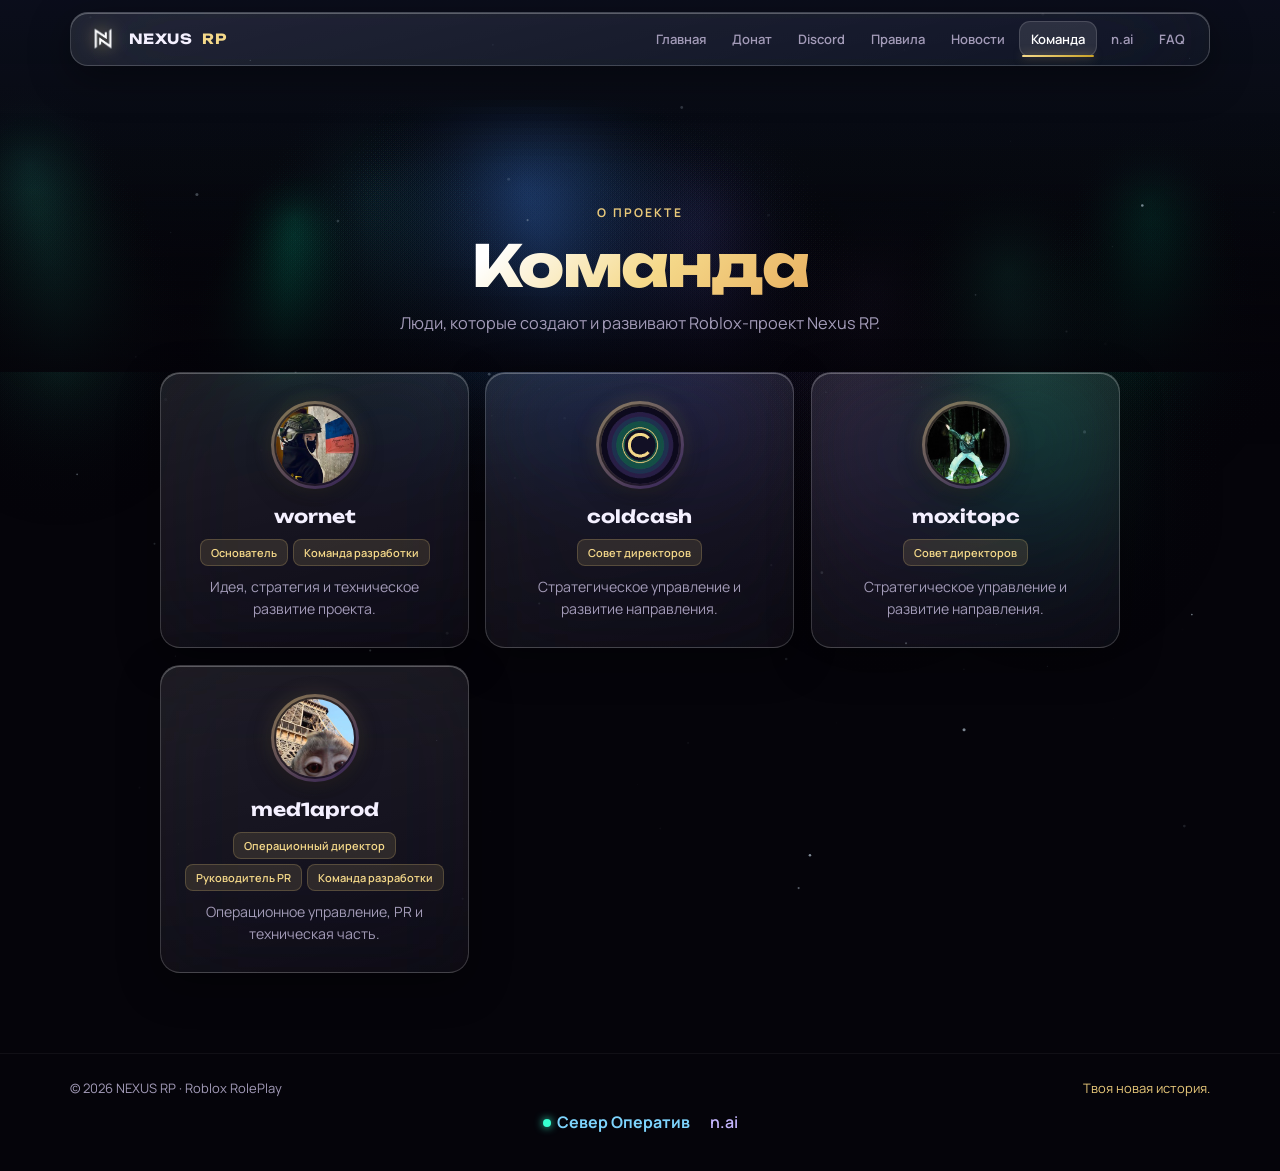
<file: team.html>
<!DOCTYPE html>
<html lang="ru">
<head>
<script>
  if (window.location.hostname === 'nexusroleplay.ru' || window.location.hostname === 'www.nexusroleplay.ru') {
    window.location.replace('https://play.nexusroleplay.ru' + window.location.pathname + window.location.search + window.location.hash);
  }
</script>

<meta charset="utf-8">
<meta name="viewport" content="width=device-width, initial-scale=1, viewport-fit=cover">
<meta name="theme-color" content="#05040a">
<link rel="icon" href="/favicon.png" type="image/png">
<link rel="apple-touch-icon" href="/favicon.png">
<link rel="stylesheet" href="aurora.css">
  <link rel="stylesheet" href="site-extras.css">
  <script src="config.js"></script>
<title>Команда — Nexus RP</title>
<link rel="preconnect" href="https://fonts.googleapis.com">
<link href="https://fonts.googleapis.com/css2?family=Unbounded:wght@500;600;700;800&family=Manrope:wght@400;500;600;700;800&family=JetBrains+Mono:wght@500;600&display=swap" rel="stylesheet">
<style>


    :root {
      --bg: #05040a; --text: #f4f0ff; --muted: #a39bb8;
      --gold: #e8c87a; --gold-bright: #f5d98a;
    }
    * { box-sizing: border-box; margin: 0; padding: 0; }
    html { scroll-behavior: smooth; -webkit-text-size-adjust: 100%; }
    body {
      background: var(--bg); color: var(--text);
      font-family: 'Manrope', system-ui, sans-serif;
      min-height: 100vh; overflow-x: hidden; line-height: 1.55;
    }
    .bg-3d { display: none !important; }
    a { color: inherit; text-decoration: none; }
    .wrap { width: min(1140px, calc(100% - 32px)); margin: 0 auto; }
    .glass {
      background: linear-gradient(165deg, rgba(255,255,255,0.1) 0%, rgba(255,255,255,0.035) 100%);
      backdrop-filter: blur(50px) saturate(200%) brightness(1.12);
      -webkit-backdrop-filter: blur(50px) saturate(200%) brightness(1.12);
      border: 1px solid rgba(255,255,255,0.18);
      box-shadow: 0 12px 40px rgba(0,0,0,0.4), inset 0 1px 0 rgba(255,255,255,0.28);
    }
    .top {
      position: sticky; top: 12px; z-index: 100;
      margin: 12px auto 0; width: min(1140px, calc(100% - 24px));
      padding: 8px 12px 8px 16px; border-radius: 18px;
    }
    .nav { display: flex; align-items: center; gap: 10px; position: relative; }
    .brand {
      display: flex; align-items: center; gap: 10px;
      font-family: 'Unbounded', sans-serif; font-weight: 700; letter-spacing: 0.03em; font-size: 14px;
    }
    .brand img {
      width: 32px; height: 32px; object-fit: contain;
      filter: drop-shadow(0 0 6px rgba(232,200,122,0.5)) brightness(1.08);
    }
    .brand b { color: var(--gold-bright); }
    .links { display: flex; gap: 2px; margin-left: auto; align-items: center; position: relative; }
    .links a {
      font-size: 13px; font-weight: 600; color: var(--muted);
      padding: 8px 12px; border-radius: 11px; transition: 0.2s; white-space: nowrap;
    }
    .links a:hover { color: #fff; background: rgba(255,255,255,0.07); }
    .links a.active {
      color: #fff; background: rgba(255,255,255,0.1);
      box-shadow: inset 0 0 0 1px rgba(255,255,255,0.14);
    }
    .menu {
      display: none; margin-left: auto; width: 44px; height: 44px;
      border: 1px solid rgba(255,255,255,0.14); background: rgba(255,255,255,0.08);
      color: white; border-radius: 12px; cursor: pointer; font-size: 18px;
      align-items: center; justify-content: center;
      -webkit-tap-highlight-color: transparent; touch-action: manipulation;
    }
    .nav-indicator {
      position: absolute; bottom: 0; height: 2px; border-radius: 2px;
      background: linear-gradient(90deg, #f5d98a, #c9a227);
      box-shadow: 0 0 10px rgba(232,200,122,0.55);
      transition: left 0.32s cubic-bezier(0.22, 1, 0.36, 1), width 0.32s cubic-bezier(0.22, 1, 0.36, 1);
      pointer-events: none;
    }
    .cine-header {
      position: relative; min-height: 34vh;
      display: flex; flex-direction: column; align-items: center; justify-content: flex-end;
      padding: 88px 20px 36px; text-align: center;
    }
    .cine-header::after {
      content: ""; position: absolute; left: 0; right: 0; bottom: 0; height: 85%;
      background: linear-gradient(to bottom, transparent 0%, rgba(5,4,10,0.12) 30%, rgba(5,4,10,0.5) 65%, rgba(5,4,10,0.88) 100%);
      pointer-events: none;
    }
    .cine-header .inner { position: relative; z-index: 2; max-width: 640px; }
    .cine-header .kicker {
      font-size: 12px; font-weight: 700; letter-spacing: 0.18em; text-transform: uppercase;
      color: var(--gold); margin-bottom: 14px;
    }
    .cine-header h1 {
      font-family: 'Unbounded', sans-serif;
      font-size: clamp(2.4rem, 7vw, 3.6rem); font-weight: 800;
      letter-spacing: -0.03em; line-height: 1.05; margin-bottom: 14px;
    }
    .cine-header h1 span {
      background: linear-gradient(135deg, #fff 10%, var(--gold-bright) 55%, #e8b060 100%);
      -webkit-background-clip: text; -webkit-text-fill-color: transparent; background-clip: text;
    }
    .cine-header .lead { color: var(--muted); font-size: 1.02rem; max-width: 480px; margin: 0 auto; }
    .footer { padding: 24px 0 36px; border-top: 1px solid rgba(255,255,255,0.05); }
    .footer-row {
      display: flex; justify-content: space-between; flex-wrap: wrap; gap: 10px;
      font-size: 13px; color: var(--muted);
    }
    .footer-row span:last-child { color: var(--gold); }
    .page-loader {
      position: fixed; inset: 0; z-index: 9999;
      display: flex; align-items: center; justify-content: center;
      background: rgba(2,2,8,0.8); backdrop-filter: blur(24px); -webkit-backdrop-filter: blur(24px);
      opacity: 0; visibility: hidden; transition: opacity 0.35s, visibility 0.35s;
    }
    .page-loader.active { opacity: 1; visibility: visible; }
    .loader-box {
      width: min(360px, calc(100% - 32px)); padding: 32px 28px; border-radius: 22px; text-align: center;
      transform: scale(0.92) translateY(12px); transition: transform 0.4s cubic-bezier(0.22, 1, 0.36, 1);
    }
    .page-loader.active .loader-box { transform: scale(1) translateY(0); }
    .loader-spinner {
      width: 40px; height: 40px; margin: 0 auto 16px;
      border: 2px solid rgba(232,200,122,0.15); border-top-color: var(--gold-bright);
      border-radius: 50%; animation: spin 0.75s linear infinite;
    }
    @keyframes spin { to { transform: rotate(360deg); } }
    .loader-title { font-family: 'Unbounded', sans-serif; font-size: 0.95rem; font-weight: 600; margin-bottom: 6px; color: var(--gold-bright); }
    .loader-sub { font-size: 13px; color: var(--muted); }
    @media (max-width: 900px) {
      .nav-indicator { display: none !important; }
      .menu { display: flex; }
      .links {
        display: none; position: fixed; top: 72px; left: 12px; right: 12px;
        flex-direction: column; gap: 6px; padding: 14px; border-radius: 18px; z-index: 999;
        background: rgba(6, 5, 14, 0.97) !important; backdrop-filter: blur(40px);
        border: 1px solid rgba(255,255,255,0.14); box-shadow: 0 28px 64px rgba(0,0,0,0.75);
      }
      .links.open { display: flex !important; }
      .links a { display: flex; width: 100%; padding: 15px 16px; font-size: 15px; border-radius: 14px; }
      .links a.active {
        background: linear-gradient(135deg, rgba(232,200,122,0.16), rgba(100,50,180,0.12));
        color: #f5d98a;
      }
      .cine-header { min-height: 30vh; padding: 72px 16px 28px; }
    }



    @media (max-width: 900px) {
    }

  

    .team-grid { display: grid; grid-template-columns: repeat(auto-fill,minmax(240px,1fr)); gap: 16px; margin: 0 auto 80px; max-width: 960px; }
    .member { padding: 28px 22px; border-radius: 20px; text-align: center; transition: 0.3s; }
    .member:hover { transform: translateY(-5px); border-color: rgba(232,200,122,0.35); box-shadow: 0 16px 40px rgba(0,0,0,0.4); }
    .avatar-wrap {
      width: 88px; height: 88px; margin: 0 auto 14px; border-radius: 50%; padding: 3px;
      background: linear-gradient(145deg, rgba(232,200,122,0.55), rgba(100,50,180,0.35));
      box-shadow: 0 8px 24px rgba(0,0,0,0.35), 0 0 20px rgba(232,200,122,0.15);
    }
    .avatar-img { width: 100%; height: 100%; border-radius: 50%; object-fit: cover; display: block; border: 2px solid rgba(5,4,10,0.6); }
    .member h3 { font-family: 'Unbounded', sans-serif; font-size: 1.12rem; font-weight: 700; margin-bottom: 8px; }
    .roles { display: flex; flex-wrap: wrap; justify-content: center; gap: 5px; margin-bottom: 10px; }
    .role {
      font-size: 11px; font-weight: 600; padding: 4px 10px; border-radius: 8px;
      background: rgba(232,200,122,0.12); color: var(--gold-bright); border: 1px solid rgba(232,200,122,0.22);
    }
    .member p { color: var(--muted); font-size: 0.88rem; }

</style>
</head>
<body>
  <div class="page-loader" id="pageLoader">
    <div class="loader-box glass">
      <div class="loader-spinner"></div>
      <div class="loader-title" id="loaderTitle">Инициализация...</div>
      <div class="loader-sub" id="loaderSub">Подготовка перехода</div>
    </div>
  </div>
  <header class="top glass">
    <nav class="nav">
      <a class="brand" href="index.html"><img src="logo.png?v=2" alt="Nexus"> NEXUS <b>RP</b></a>
      <button type="button" class="menu" aria-label="Меню" aria-expanded="false">☰</button>
      <div class="links"><a href="index.html">Главная</a><a href="donate.html">Донат</a><a href="discord.html">Discord</a><a href="rules.html">Правила</a><a href="news.html">Новости</a><a href="team.html" class="active">Команда</a><a href="m/nexus/intelligence.html">Intelligence</a>
        <a href="faq.html">FAQ</a></div>
    </nav>
  </header>

  <section class="cine-header"><div class="inner">
    <div class="kicker">О ПРОЕКТЕ</div>
    <h1><span>Команда</span></h1>
    <p class="lead">Люди, которые создают и развивают Roblox-проект Nexus RP.</p>
  </div></section>
  <div class="wrap"><div class="team-grid">
    <article class="member glass tilt-card">
      <div class="avatar-wrap"><img class="avatar-img" src="avatar-wornet.jpg" alt="wornet"></div>
      <h3>wornet</h3>
      <div class="roles"><span class="role">Основатель</span><span class="role">Команда разработки</span></div>
      <p>Идея, стратегия и техническое развитие проекта.</p>
    </article>
    <article class="member glass tilt-card">
      <div class="avatar-wrap"><img class="avatar-img" src="avatar-coldcash.jpg" alt="coldcash"></div>
      <h3>coldcash</h3>
      <div class="roles"><span class="role">Совет директоров</span></div>
      <p>Стратегическое управление и развитие направления.</p>
    </article>
    <article class="member glass tilt-card">
      <div class="avatar-wrap"><img class="avatar-img" src="avatar-moxitopc.jpg" alt="moxitopc"></div>
      <h3>moxitopc</h3>
      <div class="roles"><span class="role">Совет директоров</span></div>
      <p>Стратегическое управление и развитие направления.</p>
    </article>
    <article class="member glass tilt-card">
      <div class="avatar-wrap"><img class="avatar-img" src="avatar-med1aprod.jpg" alt="med1aprod"></div>
      <h3>med1aprod</h3>
      <div class="roles"><span class="role">Операционный директор</span><span class="role">Руководитель PR</span><span class="role">Команда разработки</span></div>
      <p>Операционное управление, PR и техническая часть.</p>
    </article>
  </div></div>

  <footer class="footer">
    <div class="wrap footer-row">
      <span>© 2026 NEXUS RP · Roblox RolePlay</span>
      <span>Твоя новая история.</span>
    </div>
  </footer>
<script src="site.js" defer></script>
<script src="aurora.js" defer></script>
<script>
(function(){
  var btn=document.querySelector('.menu'),links=document.querySelector('.links');
  if(btn&&links){
    var ignore=false;
    function close(){links.classList.remove('open');btn.setAttribute('aria-expanded','false');}
    function open(){links.classList.add('open');btn.setAttribute('aria-expanded','true');}
    function toggle(){if(links.classList.contains('open'))close();else open();}
    btn.addEventListener('click',function(e){e.preventDefault();e.stopPropagation();if(ignore){ignore=false;return;}toggle();});
    btn.addEventListener('touchend',function(e){e.preventDefault();e.stopPropagation();ignore=true;toggle();},{passive:false});
    document.addEventListener('click',function(e){if(!links.classList.contains('open'))return;if(links.contains(e.target)||btn.contains(e.target))return;close();});
    links.querySelectorAll('a').forEach(function(a){a.addEventListener('click',close);});
  }
})();
(function(){
  function setup(){
    if(window.matchMedia('(max-width:900px)').matches)return;
    var links=document.querySelector('.links');
    if(!links||links.querySelector('.nav-indicator'))return;
    var items=[].slice.call(links.querySelectorAll('a'));
    if(!items.length)return;
    var ind=document.createElement('div');ind.className='nav-indicator';links.appendChild(ind);
    function moveTo(el){if(!el)return;var lr=links.getBoundingClientRect(),er=el.getBoundingClientRect();ind.style.width=Math.max(14,er.width-6)+'px';ind.style.left=(er.left-lr.left+3)+'px';}
    function active(){return links.querySelector('a.active')||items[0];}
    requestAnimationFrame(function(){moveTo(active());});
    setTimeout(function(){moveTo(active());},80);
    window.addEventListener('resize',function(){if(!window.matchMedia('(max-width:900px)').matches)moveTo(active());});
    items.forEach(function(a){a.addEventListener('mouseenter',function(){moveTo(a);});});
    links.addEventListener('mouseleave',function(){moveTo(active());});
  }
  if(document.readyState==='loading')document.addEventListener('DOMContentLoaded',setup);else setup();
})();
(function(){
  var internal=[{title:"Инициализация...",sub:"Подготовка перехода"},{title:"Синхронизация...",sub:"Загрузка данных Nexus"},{title:"Почти готово",sub:"Формирование маршрута"},{title:"Переход...",sub:"Открываем страницу"}];
  var external=[{title:"Проверка безопасности...",sub:"Анализ внешнего ресурса"},{title:"Верификация ссылки...",sub:"Защита соединения"},{title:"Готово",sub:"Безопасный переход"}];
  function run(href,ext){
    var loader=document.getElementById('pageLoader'),titleEl=document.getElementById('loaderTitle'),subEl=document.getElementById('loaderSub');
    if(!loader){if(ext)window.open(href,'_blank','noopener');else location.href=href;return;}
    var phrases=ext?external:internal;loader.classList.add('active');var i=0;
    if(titleEl)titleEl.textContent=phrases[0].title;if(subEl)subEl.textContent=phrases[0].sub;
    var iv=setInterval(function(){i++;if(i<phrases.length){if(titleEl)titleEl.textContent=phrases[i].title;if(subEl)subEl.textContent=phrases[i].sub;}},ext?400:280);
    setTimeout(function(){clearInterval(iv);if(ext){window.open(href,'_blank','noopener');loader.classList.remove('active');}else location.href=href;},ext?(1100+Math.random()*400):(650+Math.random()*350));
  }
  document.querySelectorAll('a[href]').forEach(function(link){
    link.addEventListener('click',function(e){
      var href=link.getAttribute('href');if(!href||href.charAt(0)==='#')return;
      if(link.hasAttribute('data-external')||/^https?:\/\//i.test(href)){e.preventDefault();run(href,true);return;}
      if(/\.html($|\?|#)/.test(href)){e.preventDefault();run(href,false);}
    });
  });
})();
</script>



</body>

</html>
</file>
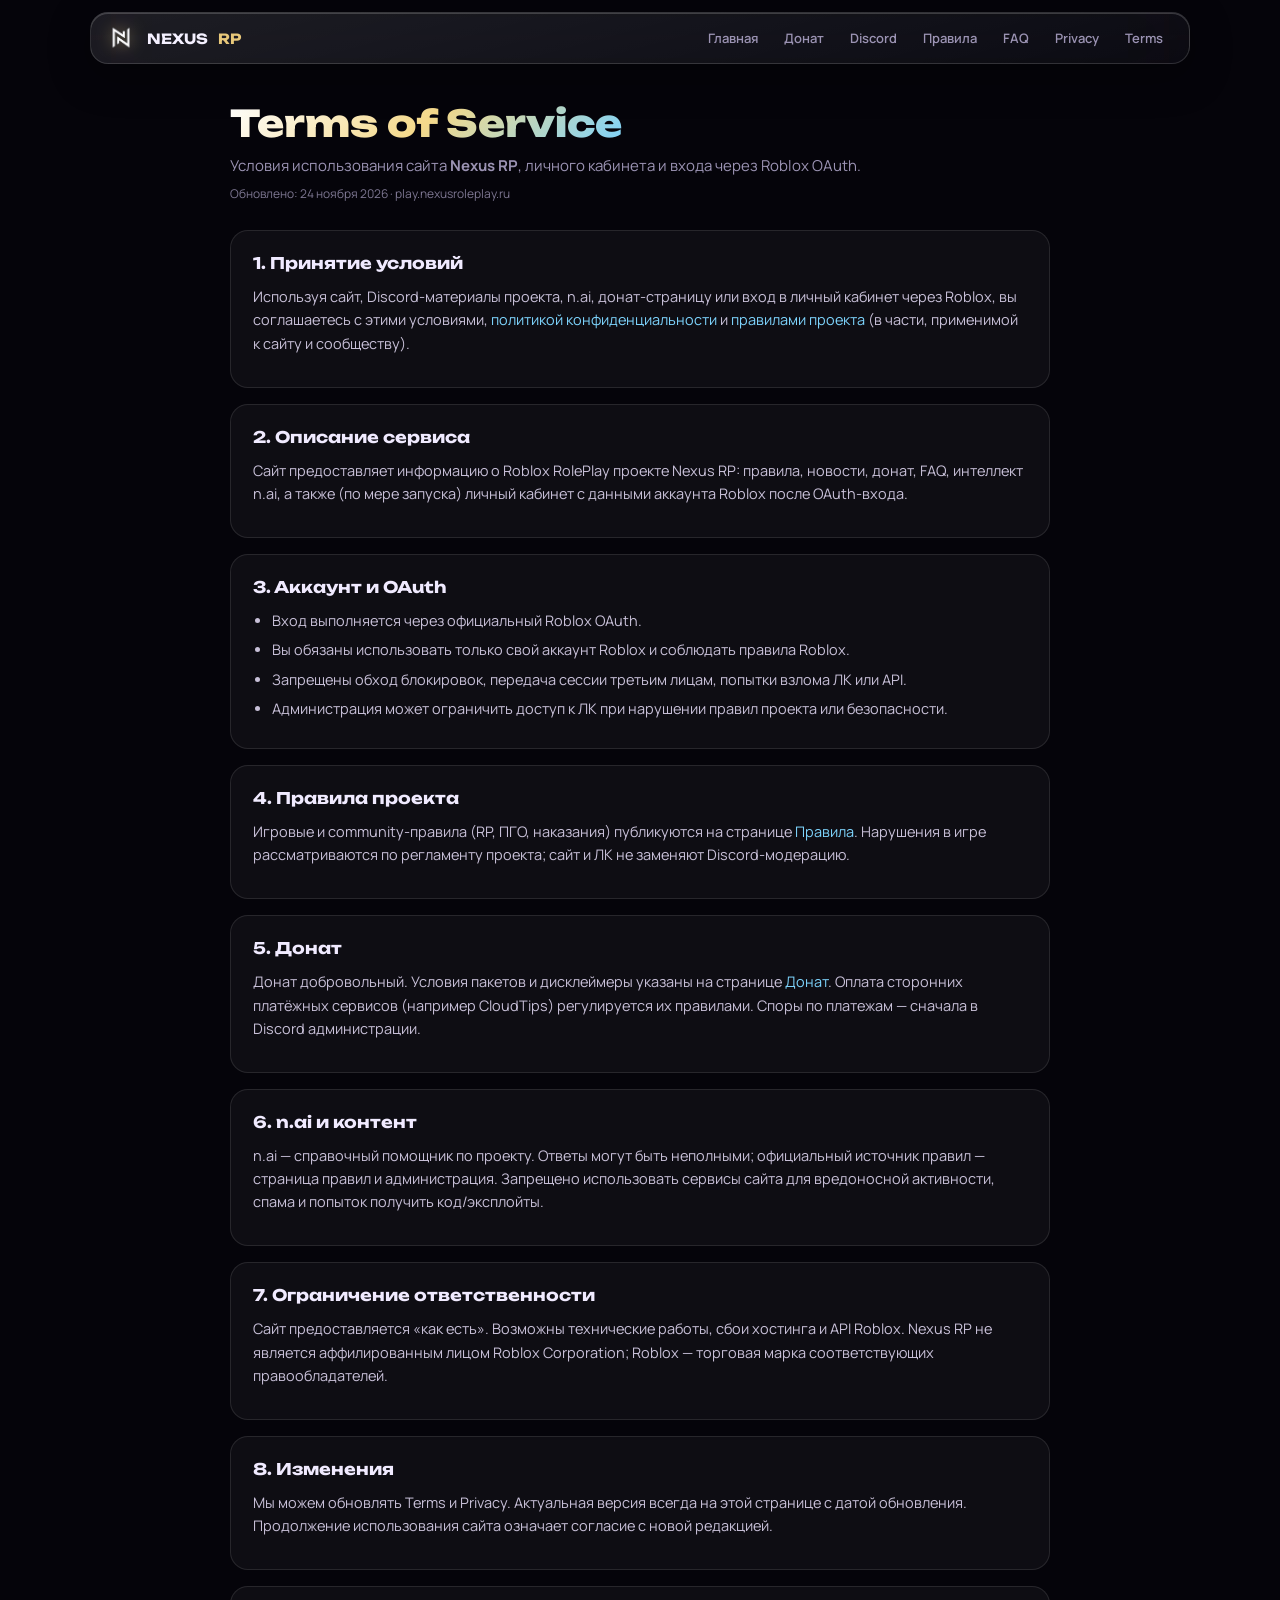
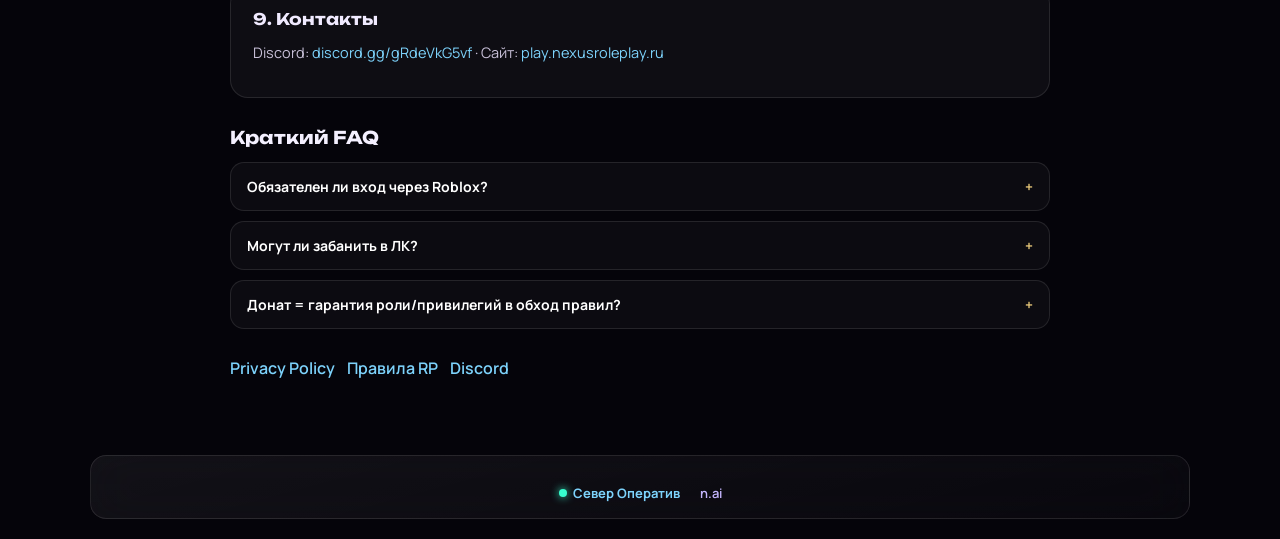
<file: terms.html>
<!DOCTYPE html>
<html lang="ru">
<head>
<script>
if (location.hostname === 'nexusroleplay.ru' || location.hostname === 'www.nexusroleplay.ru') {
  location.replace('https://play.nexusroleplay.ru' + location.pathname + location.search + location.hash);
}
</script>
<meta charset="utf-8">
<link rel="icon" href="/favicon.png" type="image/png" sizes="32x32">
<link rel="icon" href="/favicon-120.png" type="image/png" sizes="120x120">
<link rel="icon" href="/favicon-144.png" type="image/png" sizes="144x144">
<link rel="apple-touch-icon" href="/apple-touch-icon.png">
<meta name="viewport" content="width=device-width, initial-scale=1">
<meta name="theme-color" content="#05040a">
<title>Условия использования — Nexus RP</title>
<meta name="description" content="Условия использования сайта Nexus RP, личного кабинета и входа через Roblox.">
<link rel="stylesheet" href="aurora.css">
<link rel="stylesheet" href="site-extras.css">
<script src="config.js"></script>
<link href="https://fonts.googleapis.com/css2?family=Unbounded:wght@600;700;800&family=Manrope:wght@500;600;700;800&display=swap" rel="stylesheet">
<style>
:root{--bg:#05040a;--text:#f4f0ff;--muted:#9b93b3;--gold:#e8c87a;--line:rgba(255,255,255,.12);--cyan:#7dd3fc}
*{box-sizing:border-box;margin:0;padding:0}body{min-height:100vh;background:var(--bg);color:var(--text);font-family:Manrope,system-ui,sans-serif}
a{color:var(--cyan);text-decoration:none}a:hover{text-decoration:underline}
.glass{background:linear-gradient(165deg,rgba(255,255,255,.1),rgba(255,255,255,.03));backdrop-filter:blur(40px) saturate(180%);border:1px solid rgba(255,255,255,.14);box-shadow:0 10px 40px rgba(0,0,0,.35),inset 0 1px 0 rgba(255,255,255,.18)}
.top{position:fixed;top:12px;left:50%;transform:translateX(-50%);z-index:50;width:min(1100px,calc(100% - 24px));padding:8px 14px;border-radius:18px}
.nav{display:flex;align-items:center;gap:10px}.brand{display:flex;align-items:center;gap:10px;font-family:Unbounded,sans-serif;font-weight:700;font-size:14px;color:inherit;text-decoration:none}
.brand img{width:32px;height:32px;object-fit:contain;filter:drop-shadow(0 0 8px rgba(232,200,122,.5))}.brand b{color:var(--gold)}
.links{display:flex;gap:2px;margin-left:auto;flex-wrap:wrap}.links a{font-size:13px;font-weight:600;color:var(--muted);padding:8px 12px;border-radius:12px;text-decoration:none}.links a:hover{color:#fff;background:rgba(255,255,255,.07);text-decoration:none}
.menu{display:none;width:42px;height:42px;border-radius:12px;border:1px solid var(--line);background:rgba(255,255,255,.06);color:#fff;cursor:pointer;margin-left:auto}
@media(max-width:980px){.menu{display:flex;align-items:center;justify-content:center}.links{display:none;position:fixed;top:70px;left:12px;right:12px;flex-direction:column;padding:14px;border-radius:18px;background:rgba(8,6,18,.96)!important;border:1px solid var(--line);z-index:60}.links.open{display:flex!important}.links a{padding:14px 16px;font-size:15px}}
.wrap{width:min(820px,calc(100% - 28px));margin:0 auto;padding:100px 0 48px}
.page-title{font-family:Unbounded,sans-serif;font-size:clamp(1.6rem,4.5vw,2.3rem);font-weight:800;margin-bottom:8px}
.page-title span{background:linear-gradient(135deg,#fff,#f5d98a,#7dd3fc);-webkit-background-clip:text;-webkit-text-fill-color:transparent}
.lead{color:var(--muted);margin-bottom:8px;line-height:1.55;font-size:15px}
.updated{font-size:12px;color:var(--muted);opacity:.8;margin-bottom:28px}
.card{border-radius:18px;padding:22px;margin-bottom:16px;border:1px solid rgba(255,255,255,.1);background:rgba(255,255,255,.04)}
.card h2{font-family:Unbounded,sans-serif;font-size:1rem;font-weight:700;margin-bottom:12px;color:#f0eaff}
.card p,.card li{color:#c8c0d8;line-height:1.6;font-size:14.5px;margin-bottom:10px}
.card ul{padding-left:1.2rem}.card li{margin-bottom:6px}
.faq-item{border-radius:14px;margin-bottom:10px;overflow:hidden;border:1px solid rgba(255,255,255,.1);background:rgba(255,255,255,.03)}
.faq-q{width:100%;text-align:left;padding:14px 16px;background:transparent;border:0;color:#fff;font:700 14px Manrope,sans-serif;cursor:pointer;display:flex;justify-content:space-between;gap:12px}
.faq-q span{color:var(--gold);transition:.25s}.faq-item.open .faq-q span{transform:rotate(45deg)}
.faq-a{max-height:0;overflow:hidden;transition:max-height .35s ease,padding .35s;padding:0 16px;color:#c8c0d8;line-height:1.55;font-size:14px}
.faq-item.open .faq-a{max-height:320px;padding:0 16px 14px}
.links-row{display:flex;flex-wrap:wrap;gap:12px;margin-top:28px}.links-row a{font-weight:600}
</style>
</head>
<body>
<header class="top glass"><nav class="nav">
<a class="brand" href="/index.html"><img src="/logo.png?v=2" alt="">NEXUS <b>RP</b></a>
<button type="button" class="menu" aria-label="Меню">☰</button>
<div class="links">
<a href="/index.html">Главная</a>
<a href="/donate.html">Донат</a>
<a href="/discord.html">Discord</a>
<a href="/rules.html">Правила</a>
<a href="/faq.html">FAQ</a>
<a href="/privacy.html">Privacy</a>
<a href="/terms.html">Terms</a>
</div></nav></header>

<main class="wrap">
  <h1 class="page-title"><span>Terms of Service</span></h1>
  <p class="lead">Условия использования сайта <strong>Nexus RP</strong>, личного кабинета и входа через Roblox OAuth.</p>
  <p class="updated">Обновлено: 24 ноября 2026 · play.nexusroleplay.ru</p>

  <div class="card">
    <h2>1. Принятие условий</h2>
    <p>Используя сайт, Discord-материалы проекта, n.ai, донат-страницу или вход в личный кабинет через Roblox, вы соглашаетесь с этими условиями, <a href="/privacy.html">политикой конфиденциальности</a> и <a href="/rules.html">правилами проекта</a> (в части, применимой к сайту и сообществу).</p>
  </div>

  <div class="card">
    <h2>2. Описание сервиса</h2>
    <p>Сайт предоставляет информацию о Roblox RolePlay проекте Nexus RP: правила, новости, донат, FAQ, интеллект n.ai, а также (по мере запуска) личный кабинет с данными аккаунта Roblox после OAuth-входа.</p>
  </div>

  <div class="card">
    <h2>3. Аккаунт и OAuth</h2>
    <ul>
      <li>Вход выполняется через официальный Roblox OAuth.</li>
      <li>Вы обязаны использовать только свой аккаунт Roblox и соблюдать правила Roblox.</li>
      <li>Запрещены обход блокировок, передача сессии третьим лицам, попытки взлома ЛК или API.</li>
      <li>Администрация может ограничить доступ к ЛК при нарушении правил проекта или безопасности.</li>
    </ul>
  </div>

  <div class="card">
    <h2>4. Правила проекта</h2>
    <p>Игровые и community-правила (RP, ПГО, наказания) публикуются на странице <a href="/rules.html">Правила</a>. Нарушения в игре рассматриваются по регламенту проекта; сайт и ЛК не заменяют Discord-модерацию.</p>
  </div>

  <div class="card">
    <h2>5. Донат</h2>
    <p>Донат добровольный. Условия пакетов и дисклеймеры указаны на странице <a href="/donate.html">Донат</a>. Оплата сторонних платёжных сервисов (например CloudTips) регулируется их правилами. Споры по платежам — сначала в Discord администрации.</p>
  </div>

  <div class="card">
    <h2>6. n.ai и контент</h2>
    <p>n.ai — справочный помощник по проекту. Ответы могут быть неполными; официальный источник правил — страница правил и администрация. Запрещено использовать сервисы сайта для вредоносной активности, спама и попыток получить код/эксплойты.</p>
  </div>

  <div class="card">
    <h2>7. Ограничение ответственности</h2>
    <p>Сайт предоставляется «как есть». Возможны технические работы, сбои хостинга и API Roblox. Nexus RP не является аффилированным лицом Roblox Corporation; Roblox — торговая марка соответствующих правообладателей.</p>
  </div>

  <div class="card">
    <h2>8. Изменения</h2>
    <p>Мы можем обновлять Terms и Privacy. Актуальная версия всегда на этой странице с датой обновления. Продолжение использования сайта означает согласие с новой редакцией.</p>
  </div>

  <div class="card">
    <h2>9. Контакты</h2>
    <p>Discord: <a href="https://discord.gg/gRdeVkG5vf">discord.gg/gRdeVkG5vf</a> · Сайт: <a href="https://play.nexusroleplay.ru/">play.nexusroleplay.ru</a></p>
  </div>

  <h2 style="font-family:Unbounded,sans-serif;font-size:1.1rem;margin:28px 0 14px">Краткий FAQ</h2>
  <div class="faq-item"><button type="button" class="faq-q">Обязателен ли вход через Roblox? <span>+</span></button><div class="faq-a">Для просмотра правил, новостей и доната — нет. Для личного кабинета — да, через OAuth.</div></div>
  <div class="faq-item"><button type="button" class="faq-q">Могут ли забанить в ЛК? <span>+</span></button><div class="faq-a">Доступ к кабинету могут ограничить при нарушении безопасности, правил проекта или условий Roblox.</div></div>
  <div class="faq-item"><button type="button" class="faq-q">Донат = гарантия роли/привилегий в обход правил? <span>+</span></button><div class="faq-a">Нет. Донат поддерживает проект; игровые правила и модерация действуют для всех. См. дисклеймер на странице доната.</div></div>

  <div class="links-row">
    <a href="/privacy.html">Privacy Policy</a>
    <a href="/rules.html">Правила RP</a>
    <a href="https://discord.gg/gRdeVkG5vf">Discord</a>
  </div>
</main>

<script src="site.js" defer></script>
<script>
(function(){
  var menu=document.querySelector('.menu'),links=document.querySelector('.links');
  if(menu&&links){menu.addEventListener('click',function(e){e.stopPropagation();links.classList.toggle('open');});document.addEventListener('click',function(e){if(!links.contains(e.target)&&e.target!==menu)links.classList.remove('open');});}
  document.querySelectorAll('.faq-item').forEach(function(item){
    var q=item.querySelector('.faq-q');if(!q)return;
    q.addEventListener('click',function(){
      var open=item.classList.contains('open');
      document.querySelectorAll('.faq-item.open').forEach(function(x){x.classList.remove('open');});
      if(!open)item.classList.add('open');
    });
  });
})();
</script>
</body>
</html>
</file>
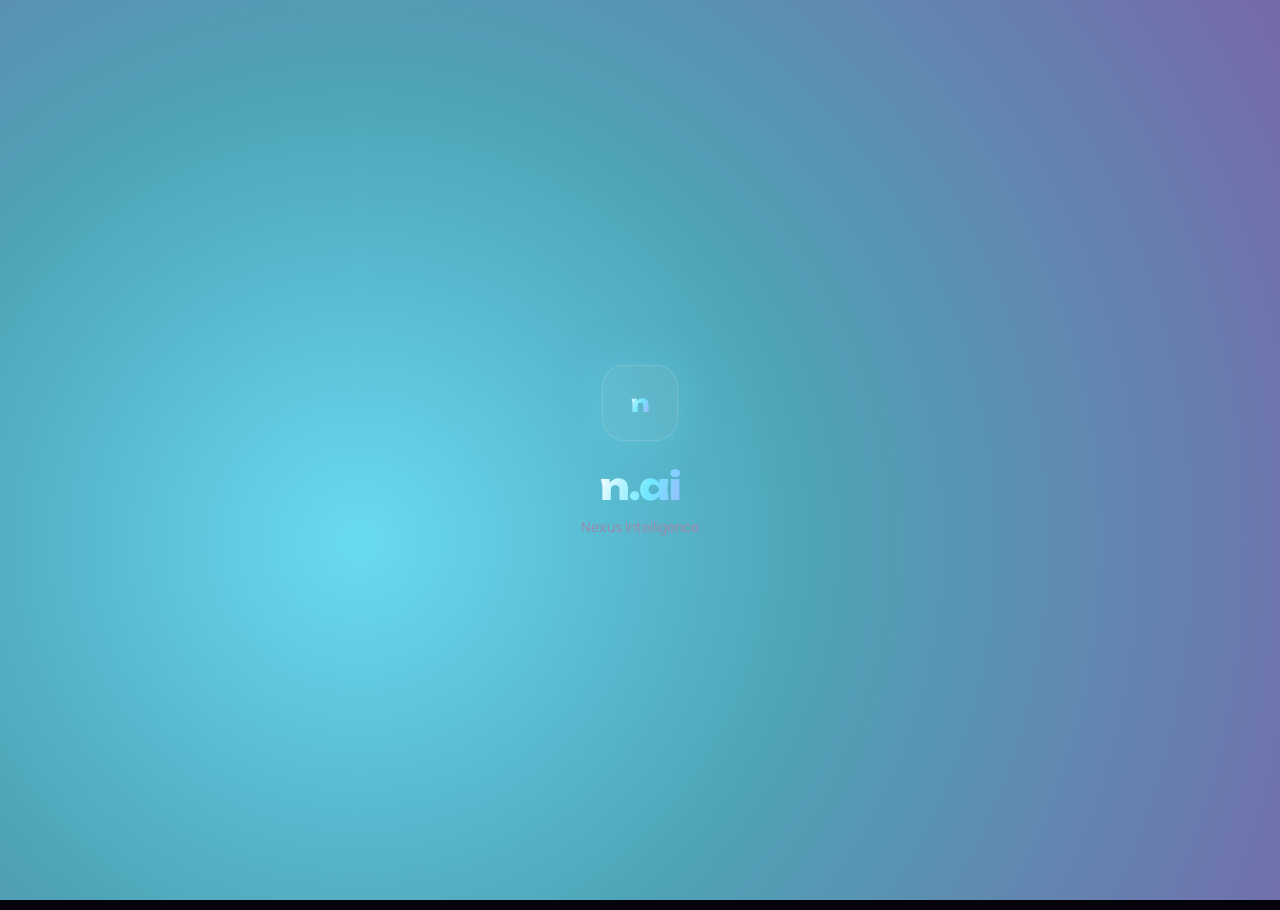
<file: m/nexus/intelligence.html>
<!DOCTYPE html>
<html lang="ru">
<head>
<script>
if (location.hostname === 'nexusroleplay.ru' || location.hostname === 'www.nexusroleplay.ru') {
  location.replace('https://play.nexusroleplay.ru' + location.pathname + location.search + location.hash);
}
</script>
<meta charset="utf-8">
<meta name="viewport" content="width=device-width, initial-scale=1, viewport-fit=cover, maximum-scale=1">
<meta name="theme-color" content="#05040c">
<title>n.ai — Nexus Intelligence</title>
<meta name="description" content="n.ai — официальный интеллект Nexus RP">
<link rel="icon" href="/favicon.png" type="image/png">
<link rel="icon" href="/favicon-120.png" type="image/png" sizes="120x120">
<link rel="icon" href="/favicon-144.png" type="image/png" sizes="144x144">
<link rel="apple-touch-icon" href="/apple-touch-icon.png">
<link rel="stylesheet" href="/aurora.css">
<link rel="stylesheet" href="/site-extras.css">
<script src="/config.js"></script>
<link href="https://fonts.googleapis.com/css2?family=Unbounded:wght@500;600;700;800&family=Manrope:wght@400;500;600;700;800&display=swap" rel="stylesheet">
<style>
:root{
  --bg:#05040c;--text:#f5f2ff;--muted:#958dad;--gold:#e8c87a;
  --cyan:#6ee7ff;--violet:#b4a0ff;--line:rgba(255,255,255,.1);
}
*{box-sizing:border-box;margin:0;padding:0}
html,body{height:100%;background:var(--bg);color:var(--text);font-family:Manrope,system-ui,sans-serif}
body{min-height:100dvh;overflow:hidden;position:relative}
a{color:inherit;text-decoration:none}

/* soft blurred ambient — no stripes */
.fx{
  position:fixed;inset:0;z-index:0;pointer-events:none;overflow:hidden;
  background:#05040c;
}
.fx-blur{
  position:absolute;border-radius:50%;filter:blur(90px);opacity:.55;
  will-change:transform;
}
.fx-blur.a{
  width:min(640px,85vw);height:min(640px,85vw);left:-18%;top:-20%;
  background:radial-gradient(circle,rgba(110,231,255,.5),transparent 68%);
  animation:driftA 22s ease-in-out infinite;
}
.fx-blur.b{
  width:min(560px,75vw);height:min(560px,75vw);right:-15%;top:25%;
  background:radial-gradient(circle,rgba(180,160,255,.42),transparent 68%);
  animation:driftB 26s ease-in-out infinite;
}
.fx-blur.c{
  width:min(480px,70vw);height:min(480px,70vw);left:25%;bottom:-22%;
  background:radial-gradient(circle,rgba(232,200,122,.28),transparent 68%);
  animation:driftC 24s ease-in-out infinite;
}
@keyframes driftA{
  0%,100%{transform:translate(0,0) scale(1)}
  50%{transform:translate(8%,10%) scale(1.08)}
}
@keyframes driftB{
  0%,100%{transform:translate(0,0) scale(1)}
  50%{transform:translate(-10%,-6%) scale(1.06)}
}
@keyframes driftC{
  0%,100%{transform:translate(0,0) scale(1)}
  50%{transform:translate(6%,-8%) scale(1.1)}
}

/* ========== INTRO SEQUENCE ==========
   1) logo on dark
   2) color flood from bottom-left corner
   3) flood fades → dark UI
===================================== */
.intro{
  position:fixed;inset:0;z-index:200;display:grid;place-items:center;
  background:#05040c;overflow:hidden;
}
.intro.done{pointer-events:none}

/* expanding wash from one corner */
.intro-wash{
  position:absolute;left:0;bottom:0;width:0;height:0;
  border-radius:50%;
  background:
    radial-gradient(circle at center,
      rgba(110,231,255,.95) 0%,
      rgba(110,231,255,.7) 18%,
      rgba(180,160,255,.65) 42%,
      rgba(232,200,122,.45) 62%,
      rgba(5,4,12,.2) 100%);
  transform:translate(-40%,40%);
  filter:blur(8px);
  opacity:0;
  pointer-events:none;
}
.intro.flood .intro-wash{
  animation:cornerFlood 1.1s cubic-bezier(.2,.8,.2,1) forwards;
}
.intro.fade .intro-wash{
  animation:washOut .85s ease forwards;
}
@keyframes cornerFlood{
  0%{width:0;height:0;opacity:0}
  15%{opacity:1}
  100%{width:280vmax;height:280vmax;opacity:1}
}
@keyframes washOut{
  0%{opacity:1;filter:blur(8px)}
  100%{opacity:0;filter:blur(40px)}
}

.intro-inner{
  position:relative;z-index:2;text-align:center;padding:24px;
  transition:opacity .55s ease, transform .55s ease;
}
.intro.fade .intro-inner{
  opacity:0;transform:scale(1.04);
}
.intro.done{
  opacity:0;visibility:hidden;transition:opacity .5s ease, visibility .5s;
}

.intro-mark{
  width:76px;height:76px;margin:0 auto 22px;border-radius:22px;
  background:rgba(255,255,255,.06);border:1px solid rgba(255,255,255,.14);
  display:grid;place-items:center;
  box-shadow:0 0 50px rgba(110,231,255,.25);
  animation:introPop .85s cubic-bezier(.22,1,.36,1) both;
}
.intro-mark span{
  font-family:Unbounded,sans-serif;font-weight:800;font-size:1.45rem;
  background:linear-gradient(120deg,#fff,#6ee7ff,#b4a0ff,#f5d98a);
  background-size:200% auto;-webkit-background-clip:text;background-clip:text;
  -webkit-text-fill-color:transparent;animation:gshift 4s ease infinite;
}
.intro-title{
  font-family:Unbounded,sans-serif;font-weight:800;font-size:clamp(1.7rem,5vw,2.3rem);
  letter-spacing:-.03em;margin-bottom:8px;
  opacity:0;animation:fadeUp .65s .2s cubic-bezier(.22,1,.36,1) both;
}
.intro-title em{
  font-style:normal;
  background:linear-gradient(110deg,#fff,#6ee7ff,#b4a0ff,#f5d98a);
  background-size:200% auto;-webkit-background-clip:text;background-clip:text;
  -webkit-text-fill-color:transparent;animation:gshift 5s ease infinite;
}
.intro-sub{
  color:var(--muted);font-size:14px;font-weight:500;
  opacity:0;animation:fadeUp .65s .35s cubic-bezier(.22,1,.36,1) both;
}
@keyframes introPop{from{opacity:0;transform:scale(.75)}to{opacity:1;transform:scale(1)}}
@keyframes fadeUp{from{opacity:0;transform:translateY(12px)}to{opacity:1;transform:none}}
@keyframes gshift{0%{background-position:0% 50%}50%{background-position:100% 50%}100%{background-position:0% 50%}}

.app{
  position:relative;z-index:2;display:flex;flex-direction:column;
  height:100dvh;opacity:0;transform:translateY(10px);
  transition:opacity .7s cubic-bezier(.22,1,.36,1), transform .7s cubic-bezier(.22,1,.36,1);
}
.app.show{opacity:1;transform:none}

.top{
  position:sticky;top:0;z-index:40;padding:12px 16px 0;
  background:linear-gradient(180deg,rgba(5,4,12,.9) 35%,transparent);
}
.nav-wrap{
  width:min(1080px,100%);margin:0 auto;padding:8px 14px;border-radius:16px;
  background:rgba(255,255,255,.04);border:1px solid rgba(255,255,255,.08);
  backdrop-filter:blur(28px) saturate(140%);-webkit-backdrop-filter:blur(28px) saturate(140%);
  display:flex;align-items:center;gap:10px;
}
.brand{display:flex;align-items:center;gap:8px;font-family:Unbounded,sans-serif;font-weight:700;font-size:13px}
.brand img{width:26px;height:26px;object-fit:contain;filter:drop-shadow(0 0 8px rgba(232,200,122,.45))}
.brand b{color:var(--gold)}
.links{display:flex;gap:2px;margin-left:auto;flex-wrap:wrap}
.links a{font-size:12px;font-weight:600;color:var(--muted);padding:7px 10px;border-radius:10px;transition:.2s}
.links a:hover{color:#fff;background:rgba(255,255,255,.06)}
.links a.active{color:#fff;background:rgba(110,231,255,.1);box-shadow:inset 0 0 0 1px rgba(110,231,255,.25)}
.menu{display:none;margin-left:auto;width:40px;height:40px;border-radius:12px;border:1px solid var(--line);background:rgba(255,255,255,.05);color:#fff;cursor:pointer}
@media(max-width:960px){
  .menu{display:flex;align-items:center;justify-content:center}
  .links{display:none;position:fixed;top:70px;left:12px;right:12px;flex-direction:column;padding:12px;border-radius:16px;background:rgba(8,6,16,.97);border:1px solid var(--line);z-index:50}
  .links.open{display:flex!important}
  .links a{padding:12px 14px;font-size:14px}
}

.main{flex:1;min-height:0;display:flex;flex-direction:column;width:min(860px,100%);margin:0 auto;padding:16px 14px 0}

.hero{display:flex;align-items:center;justify-content:space-between;gap:12px;padding:8px 4px 16px}
.hero-left{display:flex;align-items:center;gap:14px}
.av{
  width:48px;height:48px;border-radius:15px;position:relative;
  background:linear-gradient(145deg,rgba(110,231,255,.35),rgba(180,160,255,.25),rgba(232,200,122,.2));
  display:grid;place-items:center;box-shadow:0 0 32px rgba(110,231,255,.18);
}
.av span{
  font-family:Unbounded,sans-serif;font-weight:800;font-size:15px;
  background:linear-gradient(120deg,#fff,#6ee7ff,#b4a0ff);
  -webkit-background-clip:text;background-clip:text;-webkit-text-fill-color:transparent;
}
.hero h1{font-family:Unbounded,sans-serif;font-size:1.15rem;font-weight:800;letter-spacing:-.02em}
.hero h1 span{
  background:linear-gradient(110deg,#fff 15%,#6ee7ff 45%,#b4a0ff 75%,#f5d98a);
  background-size:200% auto;-webkit-background-clip:text;background-clip:text;
  -webkit-text-fill-color:transparent;animation:gshift 6s ease infinite;
}
.hero p{font-size:12px;color:var(--muted);margin-top:2px}
.hero-right{text-align:right}
.status{
  display:inline-flex;align-items:center;gap:8px;font-size:11px;font-weight:700;
  letter-spacing:.08em;text-transform:uppercase;color:#6ee7ff;
}
.status i{
  width:8px;height:8px;border-radius:50%;background:#6ee7ff;
  box-shadow:0 0 0 0 rgba(110,231,255,.55);
  animation:statusPulse 2s cubic-bezier(.4,0,.6,1) infinite;
}
@keyframes statusPulse{
  0%{box-shadow:0 0 0 0 rgba(110,231,255,.55);transform:scale(1)}
  70%{box-shadow:0 0 0 10px rgba(110,231,255,0);transform:scale(1.05)}
  100%{box-shadow:0 0 0 0 rgba(110,231,255,0);transform:scale(1)}
}
.hero-right a{display:block;margin-top:6px;font-size:11px;color:var(--muted);transition:.2s}
.hero-right a:hover{color:#6ee7ff}

.panel{
  flex:1;min-height:0;display:flex;flex-direction:column;border-radius:22px;overflow:hidden;
  background:rgba(255,255,255,.03);border:1px solid rgba(255,255,255,.09);
  box-shadow:0 24px 64px rgba(0,0,0,.35), inset 0 1px 0 rgba(255,255,255,.06);
  position:relative;backdrop-filter:blur(20px);-webkit-backdrop-filter:blur(20px);
}
.panel::before{
  content:"";position:absolute;inset:0;border-radius:22px;padding:1px;pointer-events:none;z-index:5;
  background:linear-gradient(135deg,rgba(110,231,255,.3),transparent 40%,transparent 60%,rgba(232,200,122,.22));
  -webkit-mask:linear-gradient(#000 0 0) content-box,linear-gradient(#000 0 0);
  mask:linear-gradient(#000 0 0) content-box,linear-gradient(#000 0 0);
  -webkit-mask-composite:xor;mask-composite:exclude;
}

.scroll{
  flex:1;min-height:0;overflow-y:auto;padding:20px 18px 12px;
  display:flex;flex-direction:column;gap:18px;
  scrollbar-width:thin;scrollbar-color:rgba(110,231,255,.3) transparent;
}
.msg{max-width:min(100%,680px);animation:msgIn .5s cubic-bezier(.22,1,.36,1)}
@keyframes msgIn{from{opacity:0;transform:translateY(14px)}to{opacity:1;transform:none}}
.msg.user{align-self:flex-end}
.msg.ai{align-self:flex-start;width:min(100%,680px)}
.bubble{padding:14px 16px;border-radius:18px;font-size:14.5px;line-height:1.65}
.msg.user .bubble{
  background:linear-gradient(145deg,rgba(232,200,122,.18),rgba(110,80,200,.14));
  border:1px solid rgba(232,200,122,.28);border-bottom-right-radius:5px;
}
.msg.ai .bubble{
  background:rgba(255,255,255,.035);border:1px solid rgba(255,255,255,.08);
  border-bottom-left-radius:5px;
}
.who{
  display:flex;align-items:center;gap:7px;margin-bottom:8px;
  font-size:10px;font-weight:800;letter-spacing:.14em;text-transform:uppercase;color:#6ee7ff;
}
.who::before{content:"";width:5px;height:5px;border-radius:50%;background:#6ee7ff;box-shadow:0 0 8px #6ee7ff}
.md h1{font-family:Unbounded,sans-serif;font-size:1.15rem;margin:8px 0;font-weight:700;background:linear-gradient(110deg,#fff,#6ee7ff,#b4a0ff);-webkit-background-clip:text;background-clip:text;-webkit-text-fill-color:transparent}
.md h2{font-family:Unbounded,sans-serif;font-size:1rem;margin:8px 0 6px;font-weight:700;color:#e4dcff}
.md p{margin:0 0 10px}
.md ul,.md ol{margin:6px 0 12px;padding-left:1.2rem;color:#bdb5d4}
.md a{color:#6ee7ff;text-decoration:underline;text-underline-offset:2px}
.md .hl{display:inline;padding:.12em .45em;border-radius:7px;font-weight:700;background:linear-gradient(135deg,rgba(110,231,255,.22),rgba(180,160,255,.2));box-shadow:inset 0 0 0 1px rgba(255,255,255,.12)}
.md code{font-family:ui-monospace,monospace;font-size:.86em;padding:2px 6px;border-radius:5px;background:rgba(0,0,0,.35);color:#f5d98a}
.md .table-wrap{margin:12px 0;border-radius:12px;overflow:auto;border:1px solid rgba(255,255,255,.1);background:rgba(0,0,0,.25)}
.md table{width:100%;border-collapse:collapse;font-size:13px}
.md th{padding:10px 12px;text-align:left;color:var(--gold);background:rgba(232,200,122,.08)}
.md td{padding:9px 12px;border-bottom:1px solid rgba(255,255,255,.05);color:#c8bfd8}

/* thinking — stronger pulse + soft glow */
.thinking{
  display:none;align-self:flex-start;z-index:2;
  padding:14px 16px;border-radius:18px;border-bottom-left-radius:5px;
  background:rgba(255,255,255,.04);border:1px solid rgba(255,255,255,.09);
  min-width:190px;
}
.thinking.on{display:block;animation:msgIn .4s cubic-bezier(.22,1,.36,1)}
.thinking-top{display:flex;align-items:center;gap:10px;margin-bottom:12px}
.thinking-orb{
  width:30px;height:30px;border-radius:11px;position:relative;
  background:rgba(110,231,255,.1);border:1px solid rgba(110,231,255,.28);
  display:grid;place-items:center;
}
.thinking-orb::before{
  content:"";position:absolute;inset:-4px;border-radius:14px;
  background:rgba(110,231,255,.2);filter:blur(8px);
  animation:glowPulse 1.8s ease-in-out infinite;
}
.thinking-orb i{
  position:relative;z-index:1;width:11px;height:11px;border-radius:50%;
  background:radial-gradient(circle at 30% 30%,#fff,#6ee7ff 45%,#b4a0ff);
  box-shadow:0 0 14px rgba(110,231,255,.9);
  animation:corePulse 1.6s ease-in-out infinite;
}
@keyframes corePulse{
  0%,100%{transform:scale(1);opacity:1}
  50%{transform:scale(1.35);opacity:.85}
}
@keyframes glowPulse{
  0%,100%{opacity:.35;transform:scale(.9)}
  50%{opacity:.8;transform:scale(1.15)}
}
.thinking-label{
  font-size:12px;font-weight:650;
  background:linear-gradient(90deg,#6ee7ff,#b4a0ff,#f5d98a,#6ee7ff);
  background-size:200% auto;-webkit-background-clip:text;background-clip:text;
  -webkit-text-fill-color:transparent;animation:gshift 3s linear infinite;
}
.thinking-wave{display:flex;align-items:flex-end;gap:3px;height:20px;padding-left:2px}
.thinking-wave span{
  width:3px;border-radius:2px;background:linear-gradient(180deg,#6ee7ff,#b4a0ff);
  animation:wave 1s ease-in-out infinite;transform-origin:bottom;
}
.thinking-wave span:nth-child(1){height:7px;animation-delay:0s}
.thinking-wave span:nth-child(2){height:13px;animation-delay:.07s}
.thinking-wave span:nth-child(3){height:18px;animation-delay:.14s}
.thinking-wave span:nth-child(4){height:11px;animation-delay:.21s}
.thinking-wave span:nth-child(5){height:16px;animation-delay:.28s}
.thinking-wave span:nth-child(6){height:9px;animation-delay:.35s}
.thinking-wave span:nth-child(7){height:14px;animation-delay:.42s}
@keyframes wave{
  0%,100%{transform:scaleY(.4);opacity:.45}
  50%{transform:scaleY(1);opacity:1}
}

.foot{padding:12px 14px 16px;border-top:1px solid rgba(255,255,255,.06);background:linear-gradient(180deg,transparent,rgba(0,0,0,.22))}
.chips{display:flex;gap:8px;overflow-x:auto;padding-bottom:12px;scrollbar-width:none}
.chips::-webkit-scrollbar{display:none}
.chips button{
  flex-shrink:0;padding:8px 13px;border-radius:999px;cursor:pointer;
  border:1px solid rgba(255,255,255,.1);background:rgba(255,255,255,.04);
  color:var(--muted);font:600 12px Manrope,sans-serif;transition:.2s;
}
.chips button:hover{color:#fff;border-color:rgba(110,231,255,.35);background:rgba(110,231,255,.1)}
.composer{
  display:flex;gap:10px;align-items:flex-end;padding:6px;border-radius:18px;
  background:rgba(0,0,0,.35);border:1px solid rgba(255,255,255,.1);
  transition:border-color .25s, box-shadow .25s;
}
.composer:focus-within{border-color:rgba(110,231,255,.35);box-shadow:0 0 0 3px rgba(110,231,255,.08)}
.composer textarea{
  flex:1;min-height:46px;max-height:140px;resize:none;padding:12px;border:none;
  background:transparent;color:#fff;font:500 15px Manrope,sans-serif;outline:none;
}
.send{
  width:46px;height:46px;border:none;border-radius:14px;cursor:pointer;flex-shrink:0;
  background:linear-gradient(135deg,#6ee7ff,#8b7cf7 55%,#e8c87a);color:#0a0814;
  font-size:18px;font-weight:800;box-shadow:0 6px 20px rgba(110,231,255,.25);
  transition:transform .2s, opacity .2s;
}
.send:hover{transform:scale(1.05)}
.send:disabled{opacity:.4;cursor:not-allowed;transform:none}
.toast{
  position:fixed;bottom:18px;left:50%;transform:translateX(-50%) translateY(12px);
  padding:12px 16px;border-radius:12px;z-index:100;
  background:rgba(30,8,14,.95);border:1px solid rgba(255,100,120,.4);
  color:#ffc4cc;font-size:13px;font-weight:600;opacity:0;transition:.3s;max-width:90vw;
}
.toast.show{opacity:1;transform:translateX(-50%) translateY(0)}
@media(max-width:600px){.main{padding:12px 8px 0}.scroll{padding:16px 12px 10px}.bubble{font-size:14px}}
</style>
</head>
<body>
<div class="fx" aria-hidden="true">
  <div class="fx-blur a"></div>
  <div class="fx-blur b"></div>
  <div class="fx-blur c"></div>
</div>

<div class="intro" id="intro">
  <div class="intro-wash" id="wash"></div>
  <div class="intro-inner">
    <div class="intro-mark"><span>n</span></div>
    <div class="intro-title"><em>n.ai</em></div>
    <div class="intro-sub">Nexus Intelligence</div>
  </div>
</div>

<div class="app" id="app">
  <header class="top">
    <div class="nav-wrap">
      <a class="brand" href="/index.html"><img src="/logo.png?v=2" alt="">NEXUS <b>RP</b></a>
      <button type="button" class="menu" aria-label="Меню">☰</button>
      <div class="links">
        <a href="/index.html">Главная</a>
        <a href="/donate.html">Донат</a>
        <a href="/discord.html">Discord</a>
        <a href="/rules.html">Правила</a>
        <a href="/news.html">Новости</a>
        <a href="/team.html">Команда</a>
        <a href="/m/nexus/intelligence.html" class="active">n.ai</a>
        <a href="/faq.html">FAQ</a>
      </div>
    </div>
  </header>

  <main class="main">
    <div class="hero">
      <div class="hero-left">
        <div class="av"><span>n</span></div>
        <div>
          <h1><span>n.ai</span></h1>
          <p>RP · ПГО · наказания · проект</p>
        </div>
      </div>
      <div class="hero-right">
        <div class="status"><i></i> Online</div>
        <a href="https://alarm.nexusroleplay.ru" target="_blank" rel="noopener">Север Оператив</a>
      </div>
    </div>

    <div class="panel">
      <div class="scroll" id="scroll">
        <div class="msg ai">
          <div class="bubble">
            <div class="who">n.ai</div>
            <div class="md">
              <p>Привет — я <span class="hl">n.ai</span>, интеллект от создателей Nexus RP.</p>
              <p>Знаю <span class="hl">ПГО</span> (Правила Государственных Организаций), основные RP-правила и наказания.</p>
              <p>Спроси что угодно по проекту.</p>
            </div>
          </div>
        </div>
      </div>

      <div class="thinking" id="typing">
        <div class="thinking-top">
          <div class="thinking-orb"><i></i></div>
          <div class="thinking-label">n.ai думает</div>
        </div>
        <div class="thinking-wave">
          <span></span><span></span><span></span><span></span><span></span><span></span><span></span>
        </div>
      </div>

      <div class="foot">
        <div class="chips" id="chips">
          <button type="button" data-q="Что такое ПГО?">ПГО</button>
          <button type="button" data-q="ПГО 1.4 Слив склада — наказание">ПГО 1.4</button>
          <button type="button" data-q="Что такое DM и какое наказание?">DM</button>
          <button type="button" data-q="Сравни SK, RK и TK в таблице">SK · RK · TK</button>
          <button type="button" data-q="ПГО 2.1 Миранда">Миранда</button>
          <button type="button" data-q="Как задонатить Nexus ELITE?">Донат</button>
        </div>
        <div class="composer">
          <textarea id="input" rows="1" placeholder="Сообщение для n.ai…" maxlength="4000"></textarea>
          <button type="button" class="send" id="send" title="Отправить">↑</button>
        </div>
      </div>
    </div>
  </main>
</div>

<div class="toast" id="toast"></div>

<script>
(function () {
  var intro = document.getElementById('intro');
  var app = document.getElementById('app');
  // 1) logo on dark ~0.9s
  // 2) flood from corner
  setTimeout(function () { intro.classList.add('flood'); }, 900);
  // 3) fade wash + show app
  setTimeout(function () {
    intro.classList.add('fade');
    app.classList.add('show');
  }, 1950);
  setTimeout(function () { intro.classList.add('done'); }, 2800);
})();
</script>
<script src="/site.js" defer></script>
<script src="/m/nexus/nai-app.js" defer></script>
</body>
</html>
</file>
<file: aurora.css>
#aurora-canvas,
#stars-canvas,
#trail-canvas {
  position: fixed;
  inset: 0;
  width: 100%;
  height: 100%;
  pointer-events: none;
}
#aurora-canvas { z-index: -3; }
#stars-canvas { z-index: -2; }
#trail-canvas { z-index: 9990; }

#custom-cursor {
  position: fixed;
  top: 0; left: 0;
  width: 34px;
  height: 34px;
  pointer-events: none;
  z-index: 9991;
  transform: translate(-50%, -50%);
  will-change: transform, filter;
  opacity: 0;
  transition: opacity 0.2s ease;
}
#custom-cursor.is-visible { opacity: 1; }
#custom-cursor img {
  width: 100%;
  height: 100%;
  display: block;
  object-fit: contain;
}

body.custom-cursor-on,
body.custom-cursor-on * {
  cursor: none !important;
}

.bg-3d {
  opacity: 0 !important;
  pointer-events: none !important;
}
body::before {
  opacity: 0.02 !important;
}

@media (prefers-reduced-motion: reduce) {
  #aurora-canvas, #stars-canvas { opacity: 0.6; }
}
</file>
<file: site-extras.css>
/* Custom scrollbar */
* { scrollbar-width: thin; scrollbar-color: rgba(232,200,122,0.45) transparent; }
*::-webkit-scrollbar { width: 8px; height: 8px; }
*::-webkit-scrollbar-track { background: transparent; }
*::-webkit-scrollbar-thumb {
  background: linear-gradient(180deg, #f5d98a, #c9a227);
  border-radius: 8px;
}

.soft-maint {
  position: sticky; top: 0; z-index: 200;
  display: flex; align-items: center; justify-content: center; gap: 10px;
  padding: 10px 16px; font-size: 13px; font-weight: 600;
  background: linear-gradient(90deg, rgba(232,200,122,0.2), rgba(100,50,180,0.2));
  border-bottom: 1px solid rgba(232,200,122,0.35);
  color: #f5d98a; text-align: center;
}

.tilt-card { transform-style: preserve-3d; transition: transform 0.12s ease-out; will-change: transform; }

.news-status {
  font-size: 10px; font-weight: 700; padding: 3px 8px; border-radius: 6px;
  background: rgba(255,255,255,0.08); color: #c8c0d8;
  border: 1px solid rgba(255,255,255,0.12);
}

.brand img {
  width: 32px !important; height: 32px !important; object-fit: contain !important;
  filter: drop-shadow(0 0 8px rgba(232,200,122,0.55)) brightness(1.1) !important;
}
</file>
